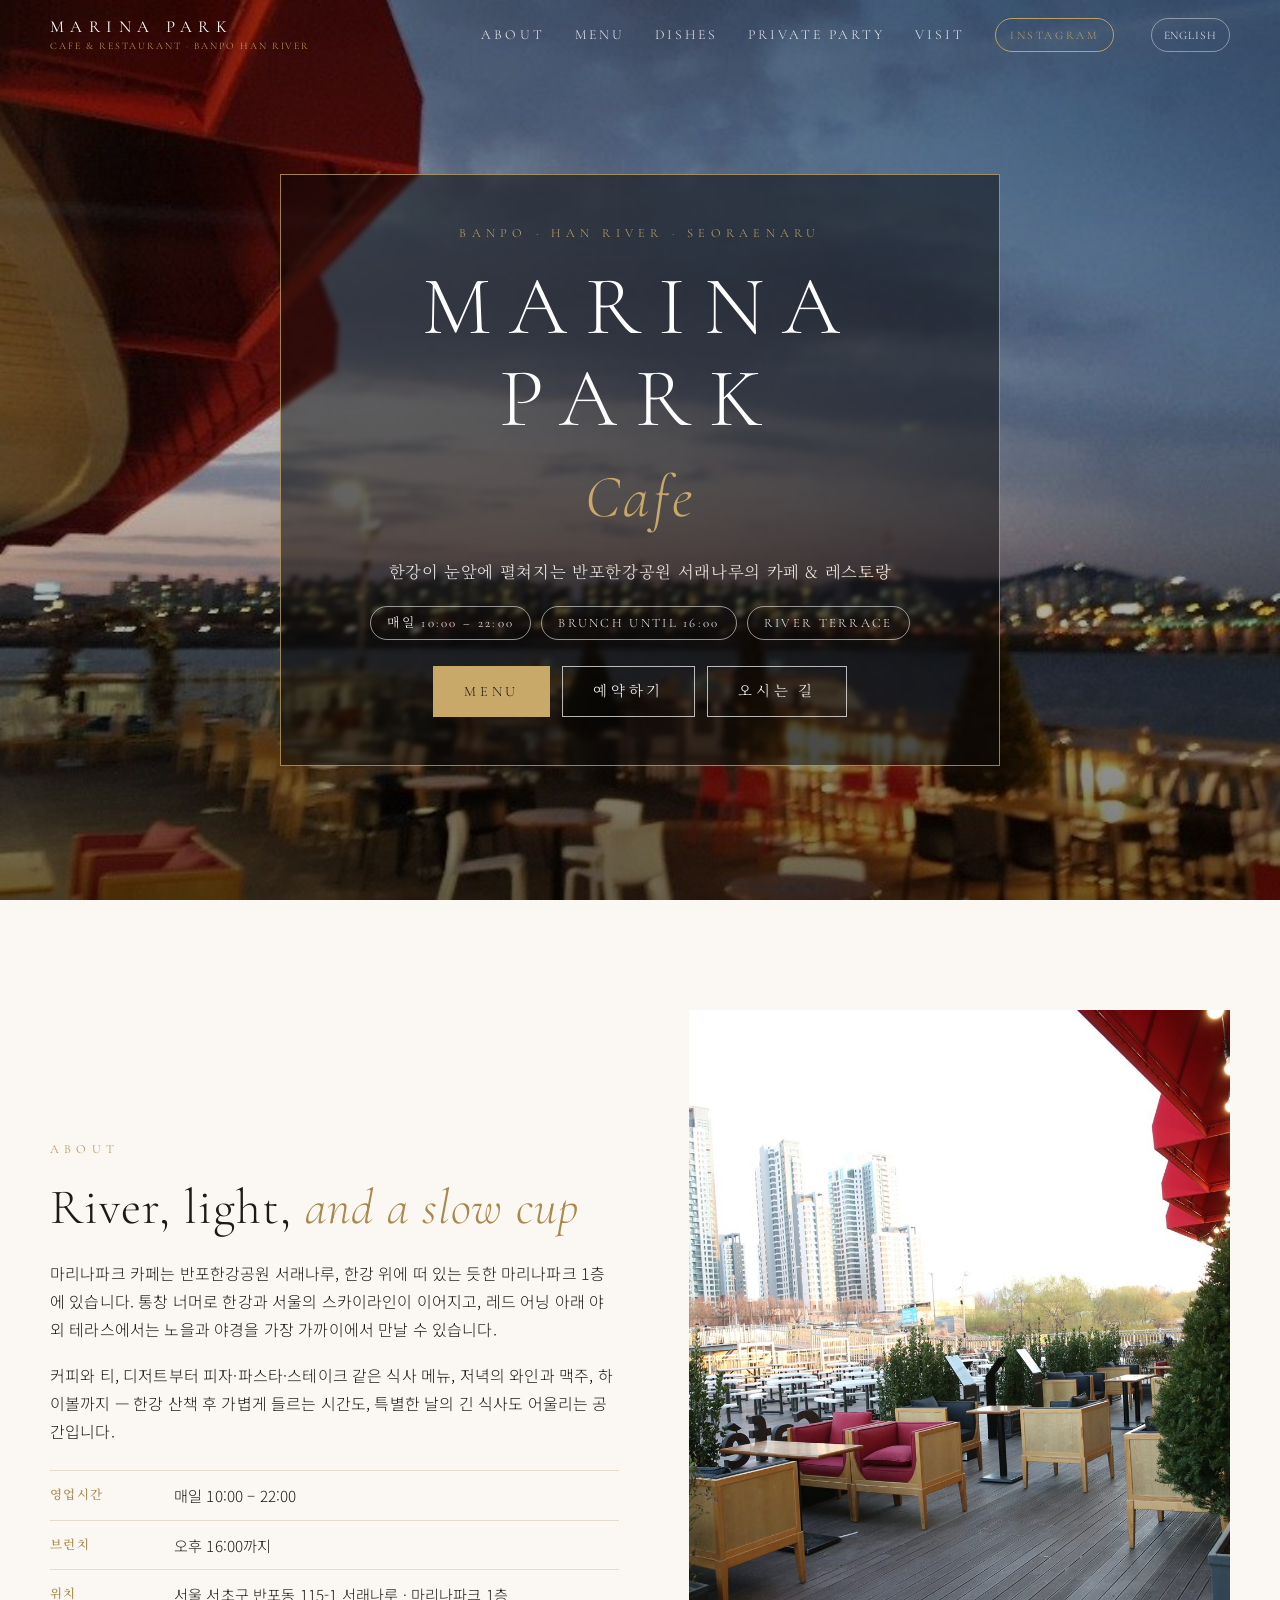
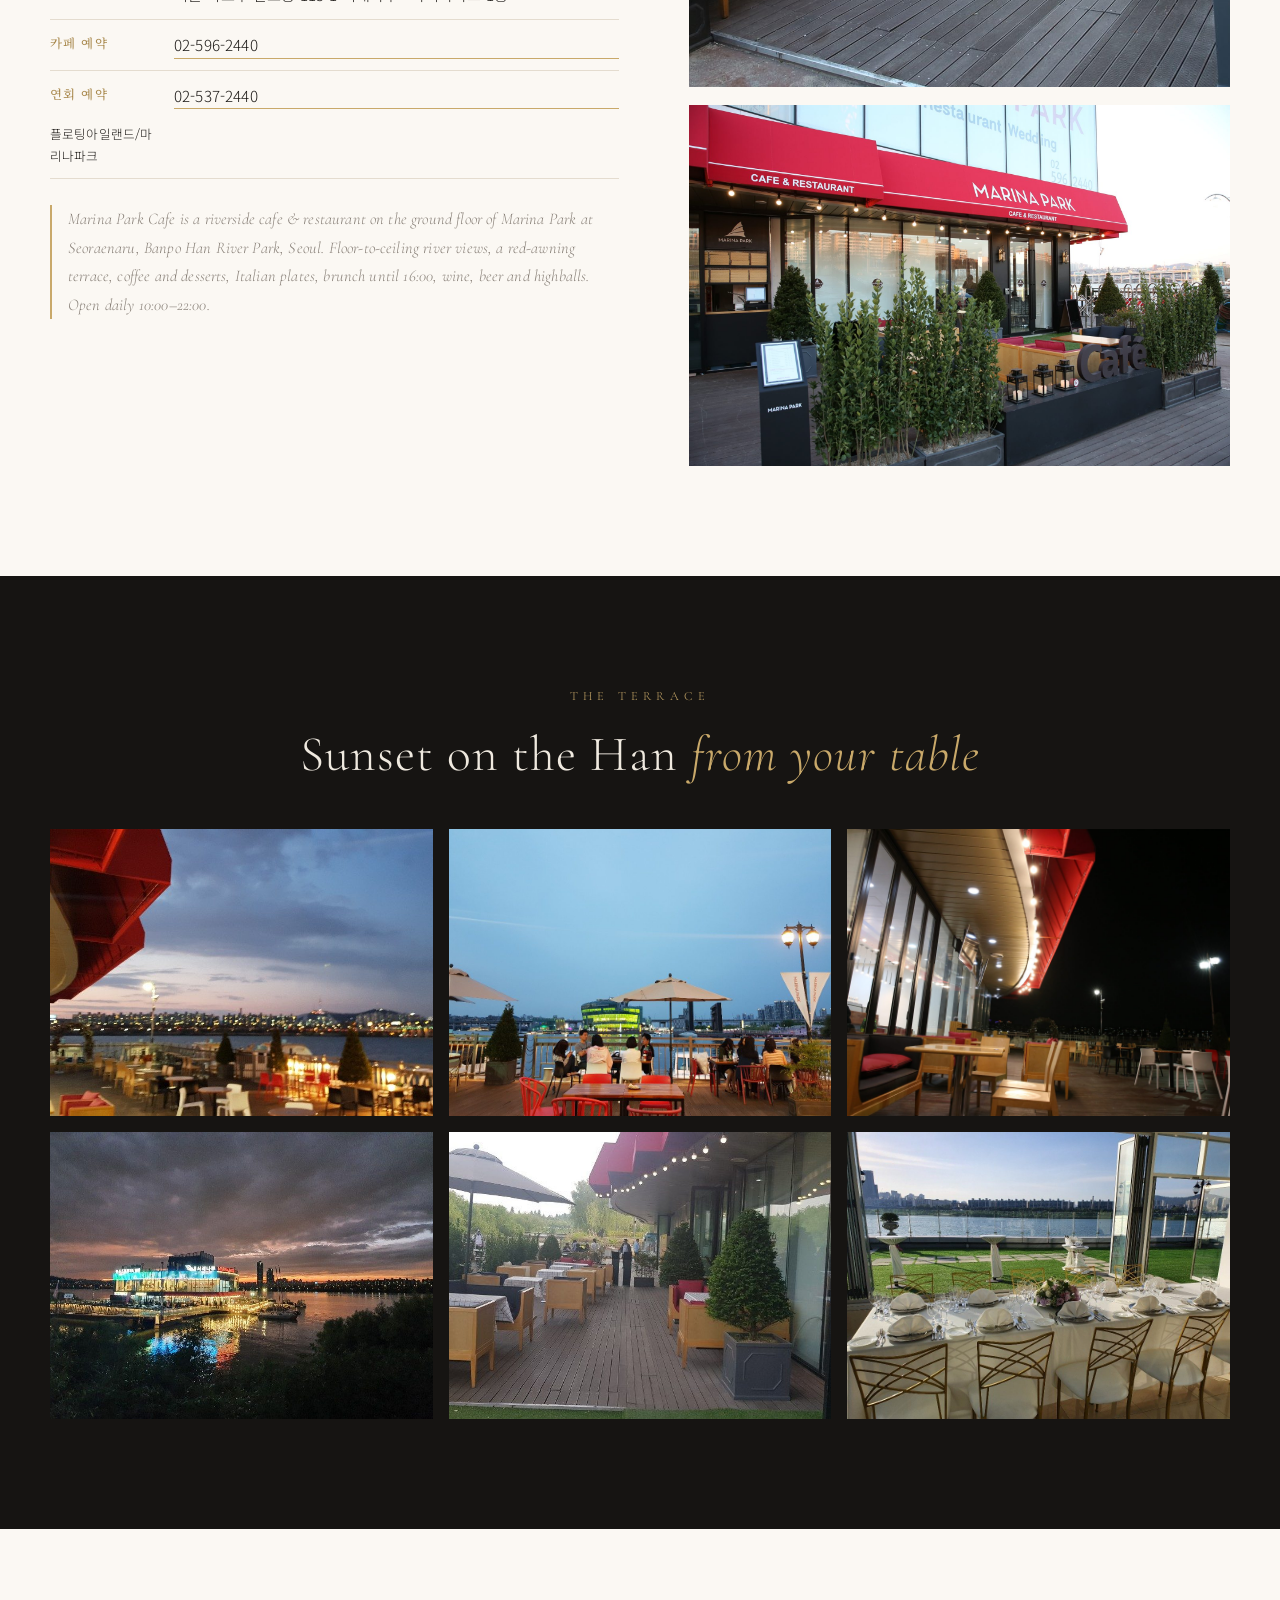
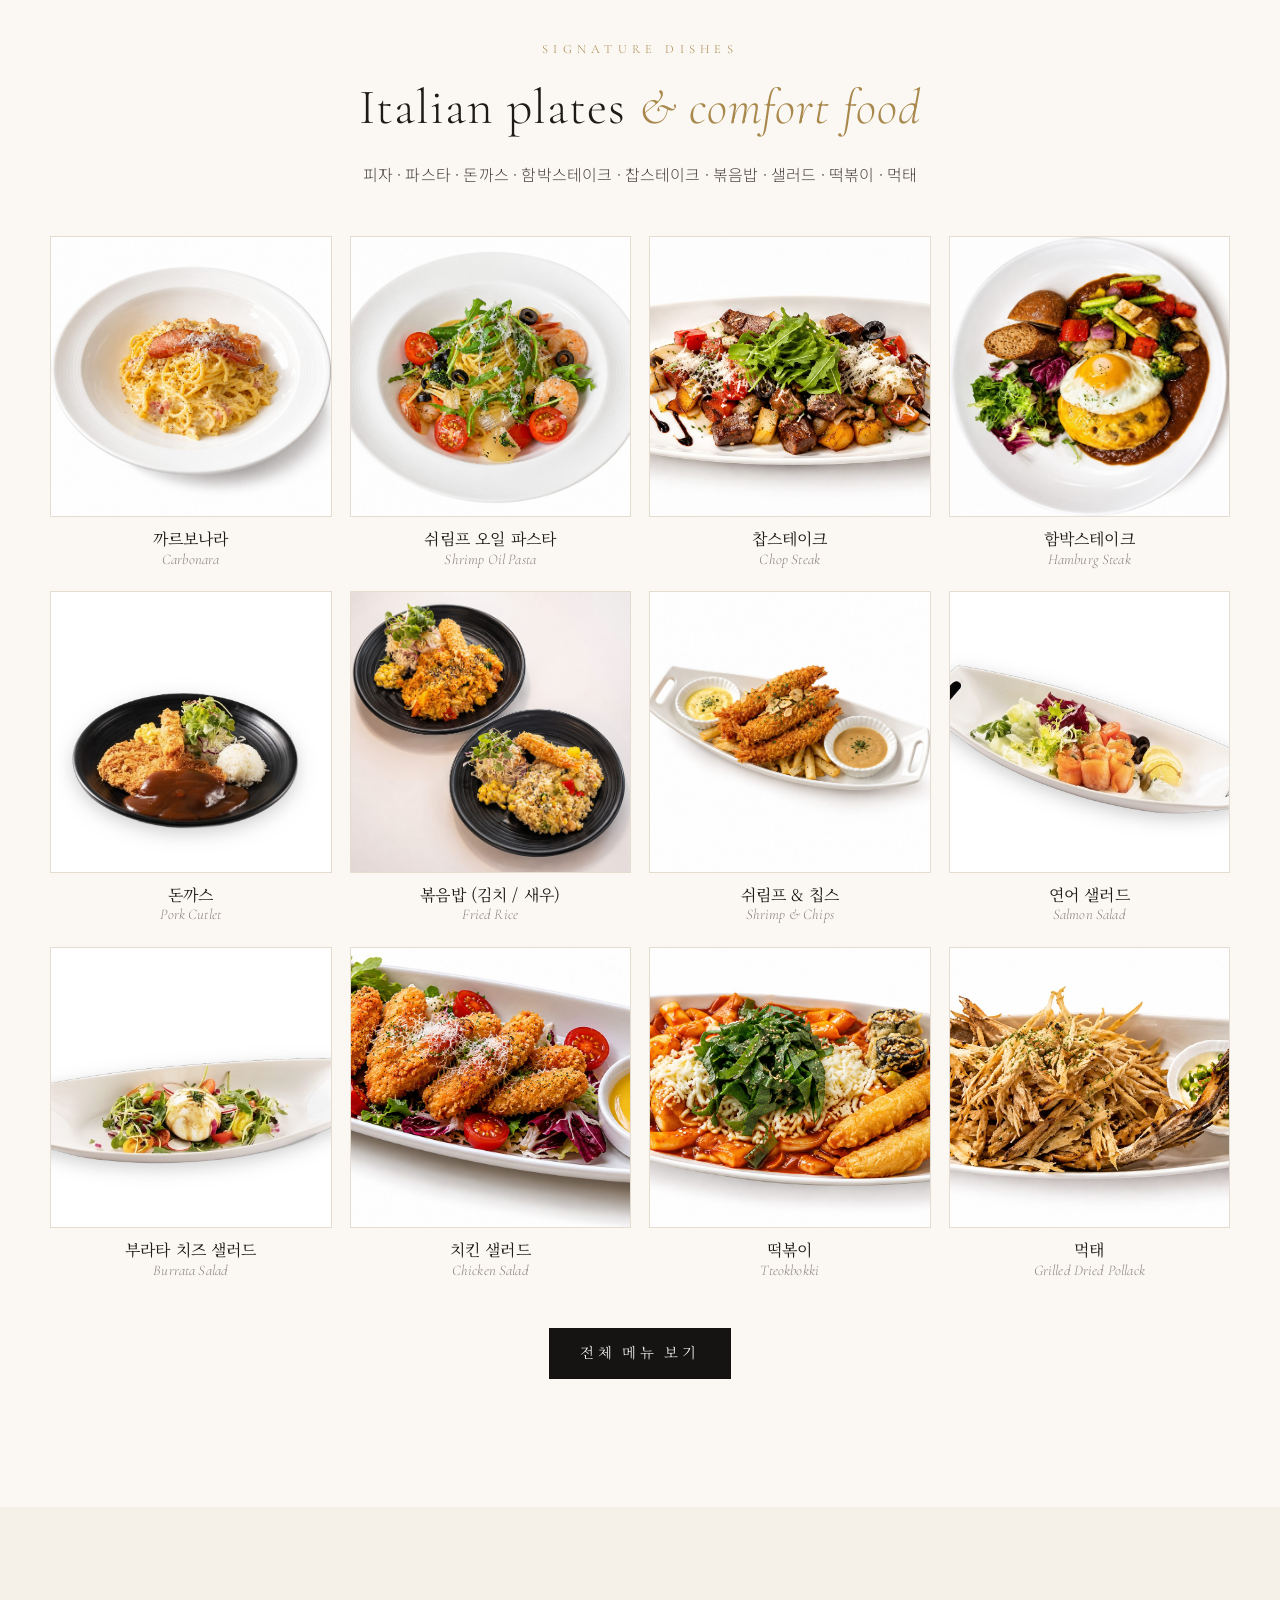
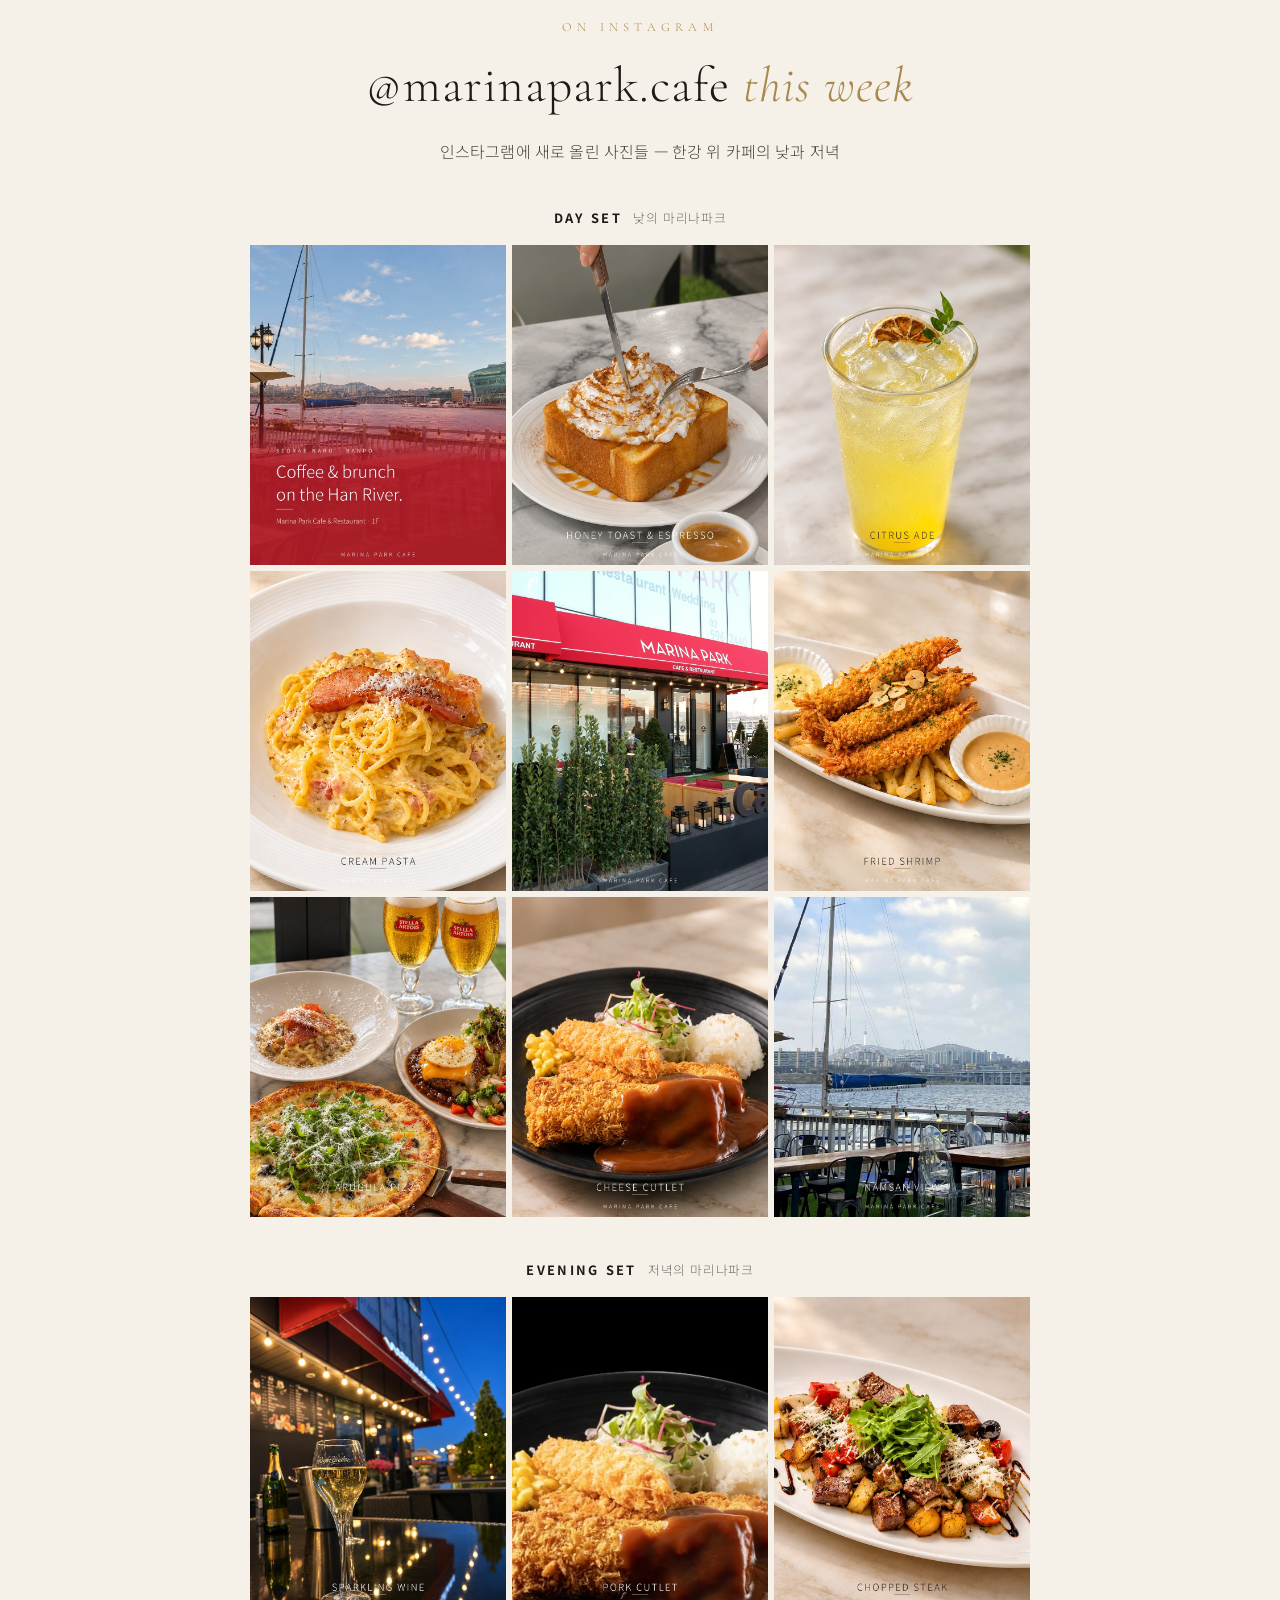
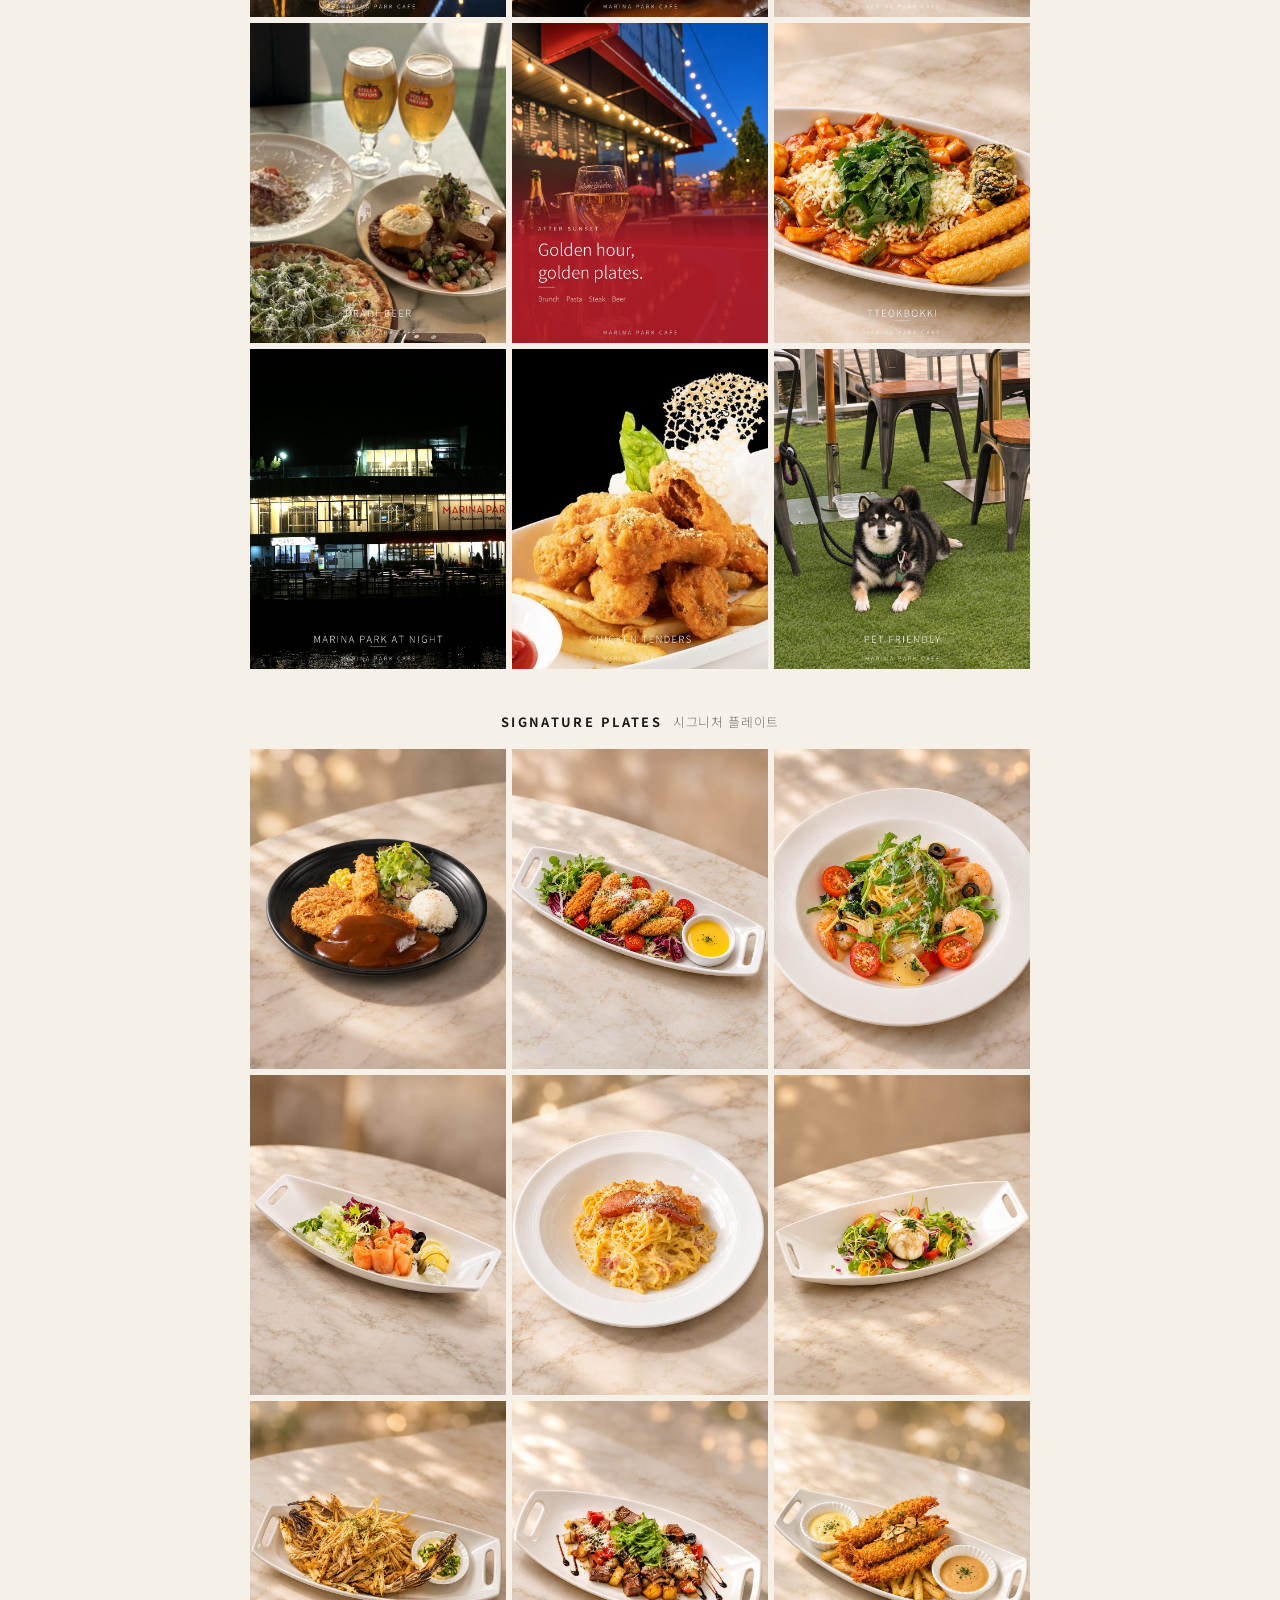
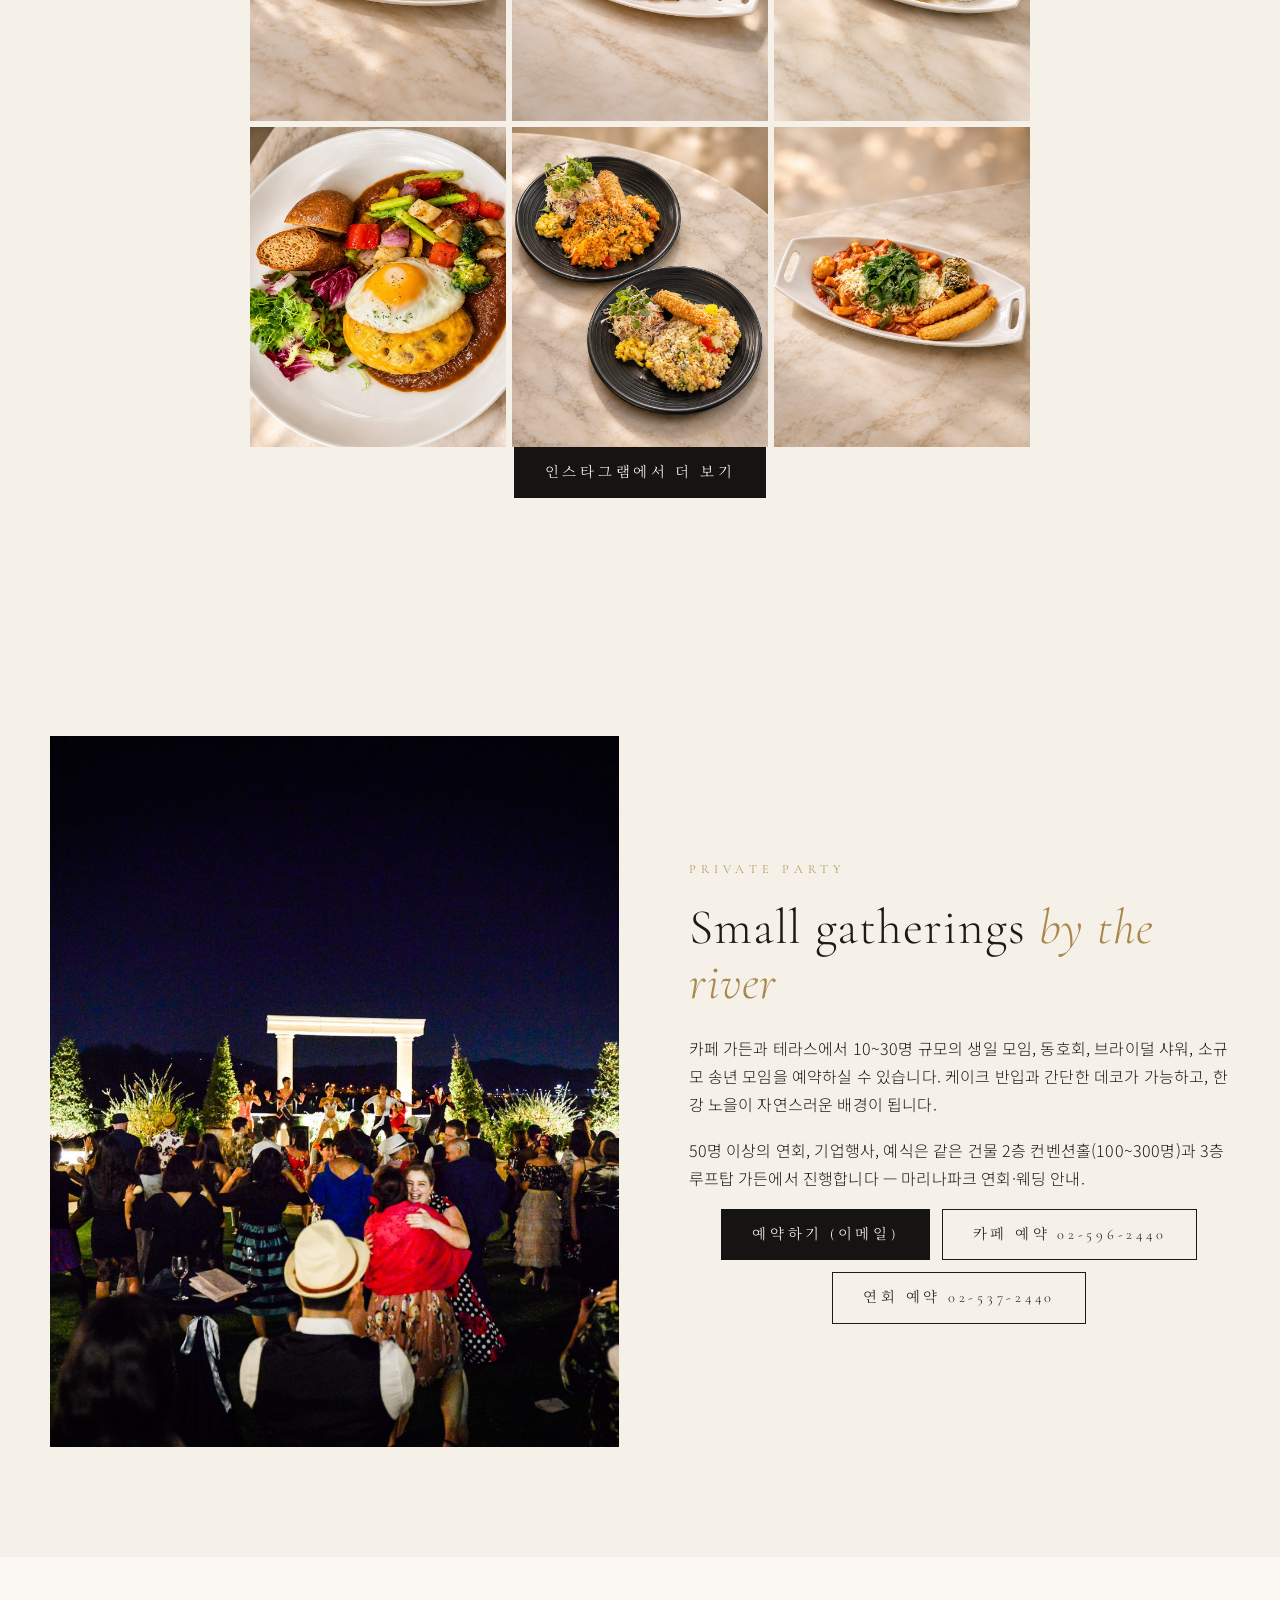
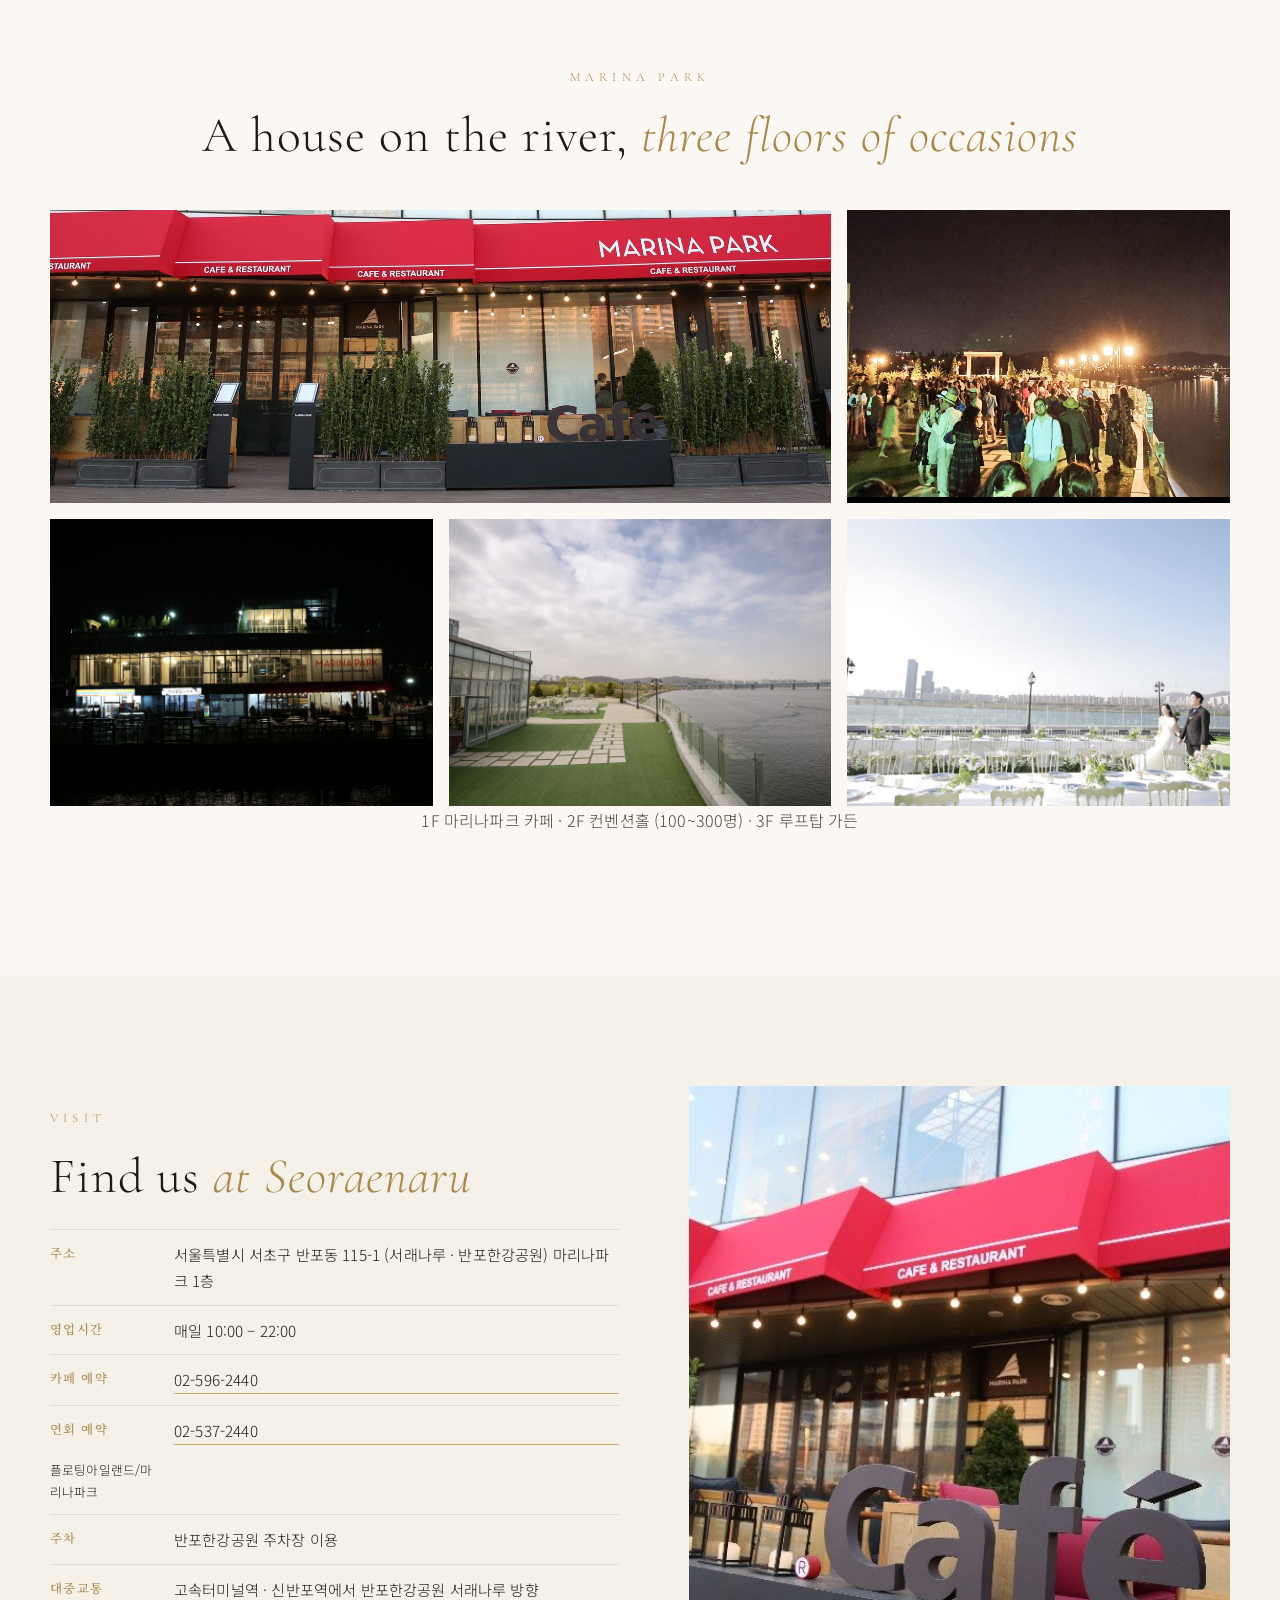
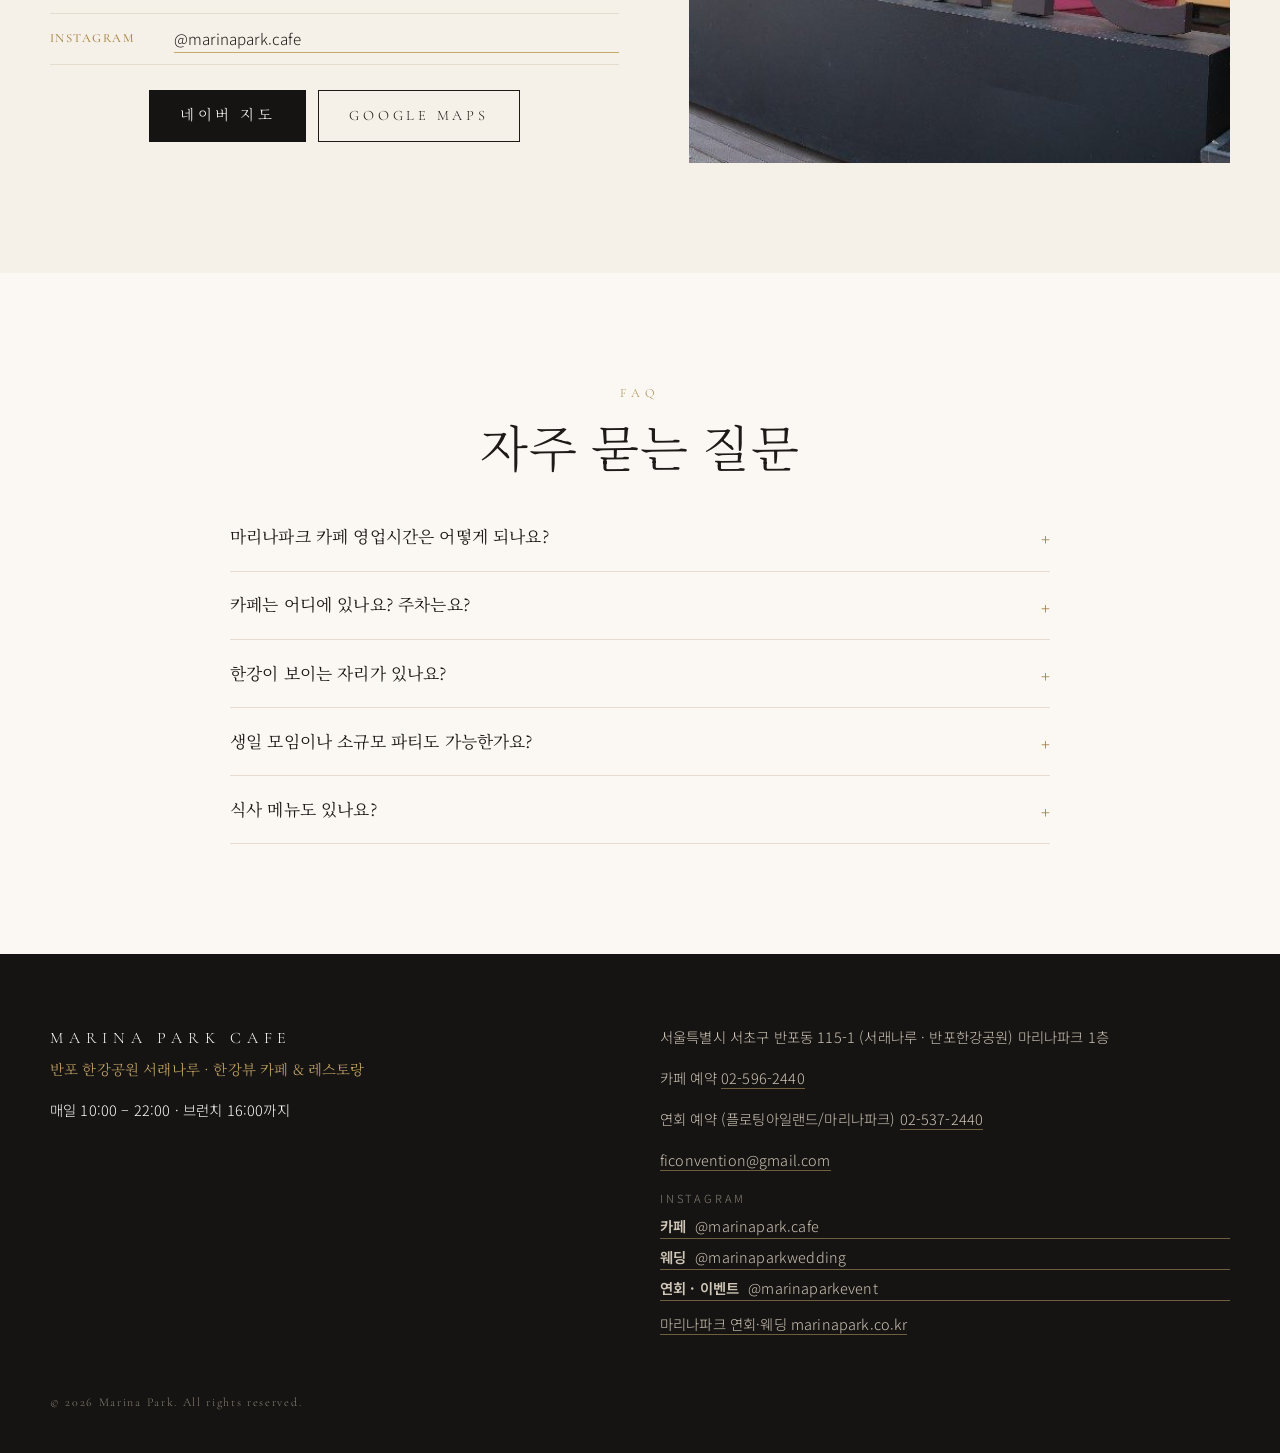
<file: index.html>
<!DOCTYPE html>
<html lang="ko">
<head>
<meta charset="utf-8">
<meta name="viewport" content="width=device-width, initial-scale=1">
<title>마리나파크 카페 — 반포 한강공원 서래나루 한강뷰 카페 &amp; 레스토랑 | Marina Park Cafe</title>
<meta name="description" content="반포한강공원 서래나루 마리나파크 1층 한강뷰 카페. 커피·디저트·브런치·피자·파스타·스테이크·와인. 매일 10:00 – 22:00. 레드 어닝 테라스, 10~30명 소규모 파티 예약. 02-537-2440">
<meta name="keywords" content="반포 한강 카페, 서래나루 카페, 한강뷰 카페, 반포한강공원 카페, 마리나파크 카페, 한강 테라스 카페, 반포 브런치, 한강 레스토랑">
<link rel="canonical" href="https://marinapark.cafe/">
<link rel="alternate" hreflang="ko" href="https://marinapark.cafe/">
<link rel="alternate" hreflang="en" href="https://marinapark.cafe/en.html">
<link rel="alternate" hreflang="x-default" href="https://marinapark.cafe/">
<meta property="og:type" content="website">
<meta property="og:site_name" content="Marina Park Cafe">
<meta property="og:title" content="마리나파크 카페 — 반포 한강공원 서래나루 한강뷰 카페 &amp; 레스토랑 | Marina Park Cafe">
<meta property="og:description" content="반포한강공원 서래나루 마리나파크 1층 한강뷰 카페. 커피·디저트·브런치·피자·파스타·스테이크·와인. 매일 10:00 – 22:00. 레드 어닝 테라스, 10~30명 소규모 파티 예약. 02-537-2440">
<meta property="og:url" content="https://marinapark.cafe/">
<meta property="og:image" content="https://marinapark.cafe/images/cafe-13.jpg">
<meta property="og:locale" content="ko_KR">
<meta name="twitter:card" content="summary_large_image">
<link rel="icon" href="favicon.svg" type="image/svg+xml">
<link rel="preconnect" href="https://fonts.googleapis.com">
<link rel="preconnect" href="https://fonts.gstatic.com" crossorigin>
<link href="https://fonts.googleapis.com/css2?family=Cormorant+Garamond:ital,wght@0,300;0,400;0,500;1,300;1,400&family=Noto+Serif+KR:wght@300;400;600&family=Noto+Sans+KR:wght@300;400;500&display=swap" rel="stylesheet">
<link rel="stylesheet" href="css/style.css?v=3">
<script type="application/ld+json">{"@context": "https://schema.org", "@type": ["CafeOrCoffeeShop", "Restaurant"], "name": "마리나파크 카페", "alternateName": "Marina Park Cafe", "url": "https://marinapark.cafe", "image": "https://marinapark.cafe/images/cafe-13.jpg", "telephone": "+82-2-596-2440", "email": "ficonvention@gmail.com", "servesCuisine": ["Coffee", "Italian", "Dessert", "Brunch", "Wine", "Beer"], "priceRange": "₩₩", "address": {"@type": "PostalAddress", "streetAddress": "반포동 115-1 마리나파크 1층 (서래나루, 반포한강공원)", "addressLocality": "서초구", "addressRegion": "서울특별시", "addressCountry": "KR"}, "geo": {"@type": "GeoCoordinates", "latitude": 37.5116, "longitude": 126.9971}, "openingHoursSpecification": [{"@type": "OpeningHoursSpecification", "dayOfWeek": ["Monday", "Tuesday", "Wednesday", "Thursday", "Friday", "Saturday", "Sunday"], "opens": "10:00", "closes": "22:00"}], "hasMenu": "https://marinapark.cafe/menu.html", "sameAs": ["https://www.instagram.com/marinapark.cafe", "https://marinapark.co.kr"], "amenityFeature": [{"@type": "LocationFeatureSpecification", "name": "Han River view terrace", "value": true}, {"@type": "LocationFeatureSpecification", "name": "Private party (10–30 guests)", "value": true}, {"@type": "LocationFeatureSpecification", "name": "Parking (Banpo Han River Park)", "value": true}], "parentOrganization": {"@type": "Organization", "name": "마리나파크 Marina Park", "url": "https://marinapark.co.kr"}}</script>
<script type="application/ld+json">{"@context": "https://schema.org", "@type": "FAQPage", "mainEntity": [{"@type": "Question", "name": "마리나파크 카페 영업시간은 어떻게 되나요?", "acceptedAnswer": {"@type": "Answer", "text": "매일 10:00 – 22:00 영업합니다. 브런치 세트는 오후 16:00까지 주문 가능합니다. 행사 대관이 있는 날은 일부 공간 이용이 제한될 수 있습니다."}}, {"@type": "Question", "name": "카페는 어디에 있나요? 주차는요?", "acceptedAnswer": {"@type": "Answer", "text": "서울 서초구 반포동 115-1 서래나루(반포한강공원) 마리나파크 1층입니다. 반포한강공원 주차장을 이용하시면 되고, 한강 산책 후 들르기 좋은 위치입니다."}}, {"@type": "Question", "name": "한강이 보이는 자리가 있나요?", "acceptedAnswer": {"@type": "Answer", "text": "1층 전체가 한강을 바라보는 통창 구조이며, 레드 어닝이 있는 야외 테라스에서는 한강과 서울 도심 스카이라인을 바로 앞에서 즐기실 수 있습니다."}}, {"@type": "Question", "name": "생일 모임이나 소규모 파티도 가능한가요?", "acceptedAnswer": {"@type": "Answer", "text": "카페 가든·테라스에서 10~30명 규모의 생일 모임, 동호회, 브라이덜 샤워, 소규모 송년 모임을 예약하실 수 있습니다. 케이크 반입과 간단한 데코가 가능하며, 더 큰 행사는 마리나파크 2층 컨벤션홀과 3층 루프탑 가든을 이용합니다."}}, {"@type": "Question", "name": "식사 메뉴도 있나요?", "acceptedAnswer": {"@type": "Answer", "text": "피자, 파스타, 돈까스, 함박스테이크, 찹스테이크, 볶음밥 등 식사 메뉴와 브런치 세트, 와인·맥주·하이볼을 함께 준비하고 있습니다."}}]}</script>
</head>
<body>
<header class="site-header">
  <div class="wrap">
    <a class="brand" href="index.html"><span class="brand-mark">MARINA PARK</span><span class="brand-sub">Cafe &amp; Restaurant · Banpo Han River</span></a>
    <button class="nav-toggle" aria-label="메뉴 열기" aria-expanded="false"><span></span><span></span><span></span></button>
    <nav class="site-nav"><a href="index.html#about">About</a><a href="menu.html">Menu</a><a href="index.html#dishes">Dishes</a><a href="index.html#party">Private Party</a><a href="index.html#visit">Visit</a><a class="nav-insta" href="https://www.instagram.com/marinapark.cafe" target="_blank" rel="noopener">Instagram</a><a class="nav-lang" href="en.html" hreflang="en" lang="en">English</a></nav>
  </div>
</header>
<main>

  <section class="hero">
    <img class="hero-bg" src="images/cafe-13.jpg" alt="마리나파크 카페 테라스에서 바라본 한강 노을" fetchpriority="high">
    <div class="hero-box">
      <p class="eyebrow">BANPO · HAN RIVER · SEORAENARU</p>
      <h1>MARINA PARK<br><em>Cafe</em></h1>
      <p class="hero-ko">한강이 눈앞에 펼쳐지는 반포한강공원 서래나루의 카페 &amp; 레스토랑</p>
      <p class="hero-meta"><span class="pill">매일 10:00 – 22:00</span><span class="pill">Brunch until 16:00</span><span class="pill">River Terrace</span></p>
      <p class="hero-cta"><a class="btn" href="menu.html">Menu</a><a class="btn btn-ghost" href="mailto:ficonvention@gmail.com?subject=%5B%EB%A7%88%EB%A6%AC%EB%82%98%ED%8C%8C%ED%81%AC%20%EC%B9%B4%ED%8E%98%5D%20%EC%98%88%EC%95%BD%20%EB%AC%B8%EC%9D%98&body=%EC%95%88%EB%85%95%ED%95%98%EC%84%B8%EC%9A%94%2C%20%EC%98%88%EC%95%BD%20%EB%AC%B8%EC%9D%98%EB%93%9C%EB%A6%BD%EB%8B%88%EB%8B%A4.%0A%0A%E2%96%A0%20%EC%9D%B4%EB%A6%84%20/%20%EC%97%B0%EB%9D%BD%EC%B2%98%3A%20%0A%E2%96%A0%20%ED%9D%AC%EB%A7%9D%20%EB%82%A0%EC%A7%9C%C2%B7%EC%8B%9C%EA%B0%84%3A%20%0A%E2%96%A0%20%EC%9D%B8%EC%9B%90%3A%20%0A%E2%96%A0%20%EB%AA%A8%EC%9E%84%20%EC%A2%85%EB%A5%98%28%EC%83%9D%EC%9D%BC%C2%B7%EB%8F%99%ED%98%B8%ED%9A%8C%C2%B7%EB%B8%8C%EB%9D%BC%EC%9D%B4%EB%8D%9C%EC%83%A4%EC%9B%8C%C2%B7%EC%86%8C%EB%AA%A8%EC%9E%84%20%EB%93%B1%29%3A%20%0A%E2%96%A0%20%EC%9A%94%EC%B2%AD%EC%82%AC%ED%95%AD%28%EC%BC%80%EC%9D%B4%ED%81%AC%20%EB%B0%98%EC%9E%85%2C%20%EB%8D%B0%EC%BD%94%20%EB%93%B1%29%3A%20%0A%0A%EA%B0%90%EC%82%AC%ED%95%A9%EB%8B%88%EB%8B%A4.">예약하기</a><a class="btn btn-ghost" href="#visit">오시는 길</a></p>
    </div>
  </section>

  <section class="section" id="about">
    <div class="wrap two-col">
      <div class="col-text">
        <p class="eyebrow">ABOUT</p>
        <h2>River, light, <em>and a slow cup</em></h2>
        <p>마리나파크 카페는 반포한강공원 서래나루, 한강 위에 떠 있는 듯한 마리나파크 1층에 있습니다. 통창 너머로 한강과 서울의 스카이라인이 이어지고, 레드 어닝 아래 야외 테라스에서는 노을과 야경을 가장 가까이에서 만날 수 있습니다.</p>
        <p>커피와 티, 디저트부터 피자·파스타·스테이크 같은 식사 메뉴, 저녁의 와인과 맥주, 하이볼까지 — 한강 산책 후 가볍게 들르는 시간도, 특별한 날의 긴 식사도 어울리는 공간입니다.</p>
        <ul class="facts">
          <li><b>영업시간</b>매일 10:00 – 22:00</li>
          <li><b>브런치</b>오후 16:00까지</li>
          <li><b>위치</b>서울 서초구 반포동 115-1 서래나루 · 마리나파크 1층</li>
          <li><b>카페 예약</b><a href="tel:+82-2-596-2440">02-596-2440</a></li>
          <li><b>연회 예약</b><a href="tel:+82-2-537-2440">02-537-2440</a> <small>플로팅아일랜드/마리나파크</small></li>
        </ul>
        <p class="en-summary" lang="en" >Marina Park Cafe is a riverside cafe &amp; restaurant on the ground floor of Marina Park at Seoraenaru, Banpo Han River Park, Seoul. Floor-to-ceiling river views, a red-awning terrace, coffee and desserts, Italian plates, brunch until 16:00, wine, beer and highballs. Open daily 10:00–22:00.</p>
      </div>
      <div class="col-media">
        <figure class="tall"><a href="images/cafe-01.jpg" data-lightbox><img src="images/cafe-01.jpg" alt="마리나파크 카페 야외 테라스와 반포 한강공원 전경" loading="lazy"></a></figure>
        <figure class=""><a href="images/cafe-20.jpg" data-lightbox><img src="images/cafe-20.jpg" alt="마리나파크 카페 입구 저녁 풍경" loading="lazy"></a></figure>
      </div>
    </div>
  </section>

  <section class="section section-dark" id="terrace">
    <div class="wrap">
      <p class="eyebrow center">THE TERRACE</p>
      <h2 class="center">Sunset on the Han <em>from your table</em></h2>
      <div class="gallery">
        <figure class=""><a href="images/cafe-14.jpg" data-lightbox><img src="images/cafe-14.jpg" alt="마리나파크 카페 테라스 — 한강 위 노을" loading="lazy"></a></figure>
        <figure class=""><a href="images/cafe-02.jpg" data-lightbox><img src="images/cafe-02.jpg" alt="마리나파크 카페 테라스 저녁, 세빛섬 야경" loading="lazy"></a></figure>
        <figure class=""><a href="images/cafe-09.jpg" data-lightbox><img src="images/cafe-09.jpg" alt="마리나파크 카페 실내에서 본 야간 테라스" loading="lazy"></a></figure>
        <figure class=""><a href="images/cafe-08.jpg" data-lightbox><img src="images/cafe-08.jpg" alt="마리나파크에서 바라본 한강 노을과 세빛섬" loading="lazy"></a></figure>
        <figure class=""><a href="images/cafe-11.jpg" data-lightbox><img src="images/cafe-11.jpg" alt="마리나파크 카페 테라스 라운지 소파석" loading="lazy"></a></figure>
        <figure class=""><a href="images/cafe-03.jpg" data-lightbox><img src="images/cafe-03.jpg" alt="마리나파크 카페 가든 테이블 세팅과 한강" loading="lazy"></a></figure>
      </div>
    </div>
  </section>

  <section class="section" id="dishes">
    <div class="wrap">
      <p class="eyebrow center">SIGNATURE DISHES</p>
      <h2 class="center">Italian plates <em>&amp; comfort food</em></h2>
      <p class="center sub">피자 · 파스타 · 돈까스 · 함박스테이크 · 찹스테이크 · 볶음밥 · 샐러드 · 떡볶이 · 먹태</p>
      <div class="dish-grid"><figure class="dish"><a href="images/cafe-27.jpg" data-lightbox><img src="images/cafe-27.jpg" alt="까르보나라 — Carbonara, 마리나파크 카페" loading="lazy"></a><figcaption><b>까르보나라</b><span>Carbonara</span></figcaption></figure><figure class="dish"><a href="images/cafe-28.jpg" data-lightbox><img src="images/cafe-28.jpg" alt="쉬림프 오일 파스타 — Shrimp Oil Pasta, 마리나파크 카페" loading="lazy"></a><figcaption><b>쉬림프 오일 파스타</b><span>Shrimp Oil Pasta</span></figcaption></figure><figure class="dish"><a href="images/cafe-25.jpg" data-lightbox><img src="images/cafe-25.jpg" alt="찹스테이크 — Chop Steak, 마리나파크 카페" loading="lazy"></a><figcaption><b>찹스테이크</b><span>Chop Steak</span></figcaption></figure><figure class="dish"><a href="images/cafe-35-r.jpg" data-lightbox><img src="images/cafe-35-r.jpg" alt="함박스테이크 — Hamburg Steak, 마리나파크 카페" loading="lazy"></a><figcaption><b>함박스테이크</b><span>Hamburg Steak</span></figcaption></figure><figure class="dish"><a href="images/cafe-29.jpg" data-lightbox><img src="images/cafe-29.jpg" alt="돈까스 — Pork Cutlet, 마리나파크 카페" loading="lazy"></a><figcaption><b>돈까스</b><span>Pork Cutlet</span></figcaption></figure><figure class="dish"><a href="images/cafe-34.jpg" data-lightbox><img src="images/cafe-34.jpg" alt="볶음밥 (김치 / 새우) — Fried Rice, 마리나파크 카페" loading="lazy"></a><figcaption><b>볶음밥 (김치 / 새우)</b><span>Fried Rice</span></figcaption></figure><figure class="dish"><a href="images/cafe-26.jpg" data-lightbox><img src="images/cafe-26.jpg" alt="쉬림프 &amp; 칩스 — Shrimp &amp; Chips, 마리나파크 카페" loading="lazy"></a><figcaption><b>쉬림프 & 칩스</b><span>Shrimp &amp; Chips</span></figcaption></figure><figure class="dish"><a href="images/cafe-31.jpg" data-lightbox><img src="images/cafe-31.jpg" alt="연어 샐러드 — Salmon Salad, 마리나파크 카페" loading="lazy"></a><figcaption><b>연어 샐러드</b><span>Salmon Salad</span></figcaption></figure><figure class="dish"><a href="images/cafe-33.jpg" data-lightbox><img src="images/cafe-33.jpg" alt="부라타 치즈 샐러드 — Burrata Salad, 마리나파크 카페" loading="lazy"></a><figcaption><b>부라타 치즈 샐러드</b><span>Burrata Salad</span></figcaption></figure><figure class="dish"><a href="images/cafe-36.jpg" data-lightbox><img src="images/cafe-36.jpg" alt="치킨 샐러드 — Chicken Salad, 마리나파크 카페" loading="lazy"></a><figcaption><b>치킨 샐러드</b><span>Chicken Salad</span></figcaption></figure><figure class="dish"><a href="images/cafe-24.jpg" data-lightbox><img src="images/cafe-24.jpg" alt="떡볶이 — Tteokbokki, 마리나파크 카페" loading="lazy"></a><figcaption><b>떡볶이</b><span>Tteokbokki</span></figcaption></figure><figure class="dish"><a href="images/cafe-23.jpg" data-lightbox><img src="images/cafe-23.jpg" alt="먹태 — Grilled Dried Pollack, 마리나파크 카페" loading="lazy"></a><figcaption><b>먹태</b><span>Grilled Dried Pollack</span></figcaption></figure></div>
      <p class="center"><a class="btn btn-dark" href="menu.html">전체 메뉴 보기</a></p>
    </div>
  </section>

  <section class="section section-cream" id="instagram">
    <div class="wrap">
      <p class="eyebrow center">ON INSTAGRAM</p>
      <h2 class="center">@marinapark.cafe <em>this week</em></h2>
      <p class="center sub">인스타그램에 새로 올린 사진들 — 한강 위 카페의 낮과 저녁</p>
      <div class="insta-set"><p class="insta-set-title"><b>Day Set</b><span>낮의 마리나파크</span></p><div class="insta-grid"><a href="images/insta-1-01.jpg" data-lightbox><img src="images/insta-1-01.jpg" alt="Coffee &amp; brunch on the Han River — @marinapark.cafe" loading="lazy" width="900" height="1125"></a><a href="images/insta-1-02.jpg" data-lightbox><img src="images/insta-1-02.jpg" alt="Honey Toast &amp; Espresso — @marinapark.cafe" loading="lazy" width="900" height="1125"></a><a href="images/insta-1-03.jpg" data-lightbox><img src="images/insta-1-03.jpg" alt="Citrus Ade — @marinapark.cafe" loading="lazy" width="900" height="1125"></a><a href="images/insta-1-04.jpg" data-lightbox><img src="images/insta-1-04.jpg" alt="Cream Pasta — @marinapark.cafe" loading="lazy" width="900" height="1125"></a><a href="images/insta-1-05.jpg" data-lightbox><img src="images/insta-1-05.jpg" alt="Red awning cafe front — @marinapark.cafe" loading="lazy" width="900" height="1125"></a><a href="images/insta-1-06.jpg" data-lightbox><img src="images/insta-1-06.jpg" alt="Fried Shrimp — @marinapark.cafe" loading="lazy" width="900" height="1125"></a><a href="images/insta-1-07.jpg" data-lightbox><img src="images/insta-1-07.jpg" alt="Arugula pizza, pasta &amp; draft beer — @marinapark.cafe" loading="lazy" width="900" height="1125"></a><a href="images/insta-1-08.jpg" data-lightbox><img src="images/insta-1-08.jpg" alt="Cheese Cutlet — @marinapark.cafe" loading="lazy" width="900" height="1125"></a><a href="images/insta-1-09.jpg" data-lightbox><img src="images/insta-1-09.jpg" alt="Namsan view terrace — @marinapark.cafe" loading="lazy" width="900" height="1125"></a></div></div><div class="insta-set"><p class="insta-set-title"><b>Evening Set</b><span>저녁의 마리나파크</span></p><div class="insta-grid"><a href="images/insta-2-01.jpg" data-lightbox><img src="images/insta-2-01.jpg" alt="Sparkling wine on the night terrace — @marinapark.cafe" loading="lazy" width="900" height="1125"></a><a href="images/insta-2-02.jpg" data-lightbox><img src="images/insta-2-02.jpg" alt="Pork Cutlet — @marinapark.cafe" loading="lazy" width="900" height="1125"></a><a href="images/insta-2-03.jpg" data-lightbox><img src="images/insta-2-03.jpg" alt="Chop Steak — @marinapark.cafe" loading="lazy" width="900" height="1125"></a><a href="images/insta-2-04.jpg" data-lightbox><img src="images/insta-2-04.jpg" alt="Draft beer &amp; brunch plates — @marinapark.cafe" loading="lazy" width="900" height="1125"></a><a href="images/insta-2-05.jpg" data-lightbox><img src="images/insta-2-05.jpg" alt="Golden hour, golden plates — @marinapark.cafe" loading="lazy" width="900" height="1125"></a><a href="images/insta-2-06.jpg" data-lightbox><img src="images/insta-2-06.jpg" alt="Tteokbokki — @marinapark.cafe" loading="lazy" width="900" height="1125"></a><a href="images/insta-2-07.jpg" data-lightbox><img src="images/insta-2-07.jpg" alt="Marina Park at night — @marinapark.cafe" loading="lazy" width="900" height="1125"></a><a href="images/insta-2-08.jpg" data-lightbox><img src="images/insta-2-08.jpg" alt="Chicken Tenders — @marinapark.cafe" loading="lazy" width="900" height="1125"></a><a href="images/insta-2-09.jpg" data-lightbox><img src="images/insta-2-09.jpg" alt="Dog-friendly terrace — @marinapark.cafe" loading="lazy" width="900" height="1125"></a></div></div><div class="insta-set"><p class="insta-set-title"><b>Signature Plates</b><span>시그니처 플레이트</span></p><div class="insta-grid"><a href="images/insta-3-01.jpg" data-lightbox><img src="images/insta-3-01.jpg" alt="Pork Cutlet — @marinapark.cafe" loading="lazy" width="900" height="1125"></a><a href="images/insta-3-02.jpg" data-lightbox><img src="images/insta-3-02.jpg" alt="Chicken Salad — @marinapark.cafe" loading="lazy" width="900" height="1125"></a><a href="images/insta-3-03.jpg" data-lightbox><img src="images/insta-3-03.jpg" alt="Shrimp Oil Pasta — @marinapark.cafe" loading="lazy" width="900" height="1125"></a><a href="images/insta-3-04.jpg" data-lightbox><img src="images/insta-3-04.jpg" alt="Salmon Salad — @marinapark.cafe" loading="lazy" width="900" height="1125"></a><a href="images/insta-3-05.jpg" data-lightbox><img src="images/insta-3-05.jpg" alt="Carbonara — @marinapark.cafe" loading="lazy" width="900" height="1125"></a><a href="images/insta-3-06.jpg" data-lightbox><img src="images/insta-3-06.jpg" alt="Burrata Salad — @marinapark.cafe" loading="lazy" width="900" height="1125"></a><a href="images/insta-3-07.jpg" data-lightbox><img src="images/insta-3-07.jpg" alt="Grilled Dried Pollack — @marinapark.cafe" loading="lazy" width="900" height="1125"></a><a href="images/insta-3-08.jpg" data-lightbox><img src="images/insta-3-08.jpg" alt="Chop Steak — @marinapark.cafe" loading="lazy" width="900" height="1125"></a><a href="images/insta-3-09.jpg" data-lightbox><img src="images/insta-3-09.jpg" alt="Shrimp &amp; Chips — @marinapark.cafe" loading="lazy" width="900" height="1125"></a><a href="images/insta-3-10.jpg" data-lightbox><img src="images/insta-3-10.jpg" alt="Hamburg Steak — @marinapark.cafe" loading="lazy" width="900" height="1125"></a><a href="images/insta-3-11.jpg" data-lightbox><img src="images/insta-3-11.jpg" alt="Fried Rice — @marinapark.cafe" loading="lazy" width="900" height="1125"></a><a href="images/insta-3-12.jpg" data-lightbox><img src="images/insta-3-12.jpg" alt="Tteokbokki — @marinapark.cafe" loading="lazy" width="900" height="1125"></a></div></div>
      <p class="center"><a class="btn btn-dark" href="https://www.instagram.com/marinapark.cafe" target="_blank" rel="noopener">인스타그램에서 더 보기</a></p>
    </div>
  </section>

  <section class="section section-cream" id="party">
    <div class="wrap two-col rev">
      <div class="col-media">
        <figure class="tall"><a href="images/bldg-03.jpg" data-lightbox><img src="images/bldg-03.jpg" alt="마리나파크 가든 야간 파티 — 조명과 한강 야경" loading="lazy"></a></figure>
      </div>
      <div class="col-text">
        <p class="eyebrow">PRIVATE PARTY</p>
        <h2>Small gatherings <em>by the river</em></h2>
        <p>카페 가든과 테라스에서 10~30명 규모의 생일 모임, 동호회, 브라이덜 샤워, 소규모 송년 모임을 예약하실 수 있습니다. 케이크 반입과 간단한 데코가 가능하고, 한강 노을이 자연스러운 배경이 됩니다.</p>
        <p>50명 이상의 연회, 기업행사, 예식은 같은 건물 2층 컨벤션홀(100~300명)과 3층 루프탑 가든에서 진행합니다 — <a href="https://marinapark.co.kr" target="_blank" rel="noopener">마리나파크 연회·웨딩 안내</a>.</p>
        <p class="hero-cta"><a class="btn btn-dark" href="mailto:ficonvention@gmail.com?subject=%5B%EB%A7%88%EB%A6%AC%EB%82%98%ED%8C%8C%ED%81%AC%20%EC%B9%B4%ED%8E%98%5D%20%EC%98%88%EC%95%BD%20%EB%AC%B8%EC%9D%98&body=%EC%95%88%EB%85%95%ED%95%98%EC%84%B8%EC%9A%94%2C%20%EC%98%88%EC%95%BD%20%EB%AC%B8%EC%9D%98%EB%93%9C%EB%A6%BD%EB%8B%88%EB%8B%A4.%0A%0A%E2%96%A0%20%EC%9D%B4%EB%A6%84%20/%20%EC%97%B0%EB%9D%BD%EC%B2%98%3A%20%0A%E2%96%A0%20%ED%9D%AC%EB%A7%9D%20%EB%82%A0%EC%A7%9C%C2%B7%EC%8B%9C%EA%B0%84%3A%20%0A%E2%96%A0%20%EC%9D%B8%EC%9B%90%3A%20%0A%E2%96%A0%20%EB%AA%A8%EC%9E%84%20%EC%A2%85%EB%A5%98%28%EC%83%9D%EC%9D%BC%C2%B7%EB%8F%99%ED%98%B8%ED%9A%8C%C2%B7%EB%B8%8C%EB%9D%BC%EC%9D%B4%EB%8D%9C%EC%83%A4%EC%9B%8C%C2%B7%EC%86%8C%EB%AA%A8%EC%9E%84%20%EB%93%B1%29%3A%20%0A%E2%96%A0%20%EC%9A%94%EC%B2%AD%EC%82%AC%ED%95%AD%28%EC%BC%80%EC%9D%B4%ED%81%AC%20%EB%B0%98%EC%9E%85%2C%20%EB%8D%B0%EC%BD%94%20%EB%93%B1%29%3A%20%0A%0A%EA%B0%90%EC%82%AC%ED%95%A9%EB%8B%88%EB%8B%A4.">예약하기 (이메일)</a><a class="btn btn-ghost-dark" href="tel:+82-2-596-2440">카페 예약 02-596-2440</a><a class="btn btn-ghost-dark" href="tel:+82-2-537-2440">연회 예약 02-537-2440</a></p>
      </div>
    </div>
  </section>

  <section class="section" id="building">
    <div class="wrap">
      <p class="eyebrow center">MARINA PARK</p>
      <h2 class="center">A house on the river, <em>three floors of occasions</em></h2>
      <div class="gallery">
        <figure class="wide"><a href="images/bldg-02.jpg" data-lightbox><img src="images/bldg-02.jpg" alt="마리나파크 건물 외관 — 1층 카페의 레드 어닝" loading="lazy"></a></figure>
        <figure class=""><a href="images/bldg-04.jpg" data-lightbox><img src="images/bldg-04.jpg" alt="마리나파크 가든 야간 행사와 한강 다리 야경" loading="lazy"></a></figure>
        <figure class=""><a href="images/cafe-19.jpg" data-lightbox><img src="images/cafe-19.jpg" alt="마리나파크 야경 — 한강 위의 건물 전경" loading="lazy"></a></figure>
        <figure class=""><a href="images/bldg-05.jpg" data-lightbox><img src="images/bldg-05.jpg" alt="마리나파크 3층 루프탑 가든 잔디와 한강 전경" loading="lazy"></a></figure>
        <figure class=""><a href="images/bldg-01.jpg" data-lightbox><img src="images/bldg-01.jpg" alt="마리나파크 1층 마리나 카페 외관" loading="lazy"></a></figure>
      </div>
      <p class="center sub">1F 마리나파크 카페 · 2F 컨벤션홀 (100~300명) · 3F 루프탑 가든</p>
    </div>
  </section>

  <section class="section section-cream" id="visit">
    <div class="wrap two-col">
      <div class="col-text">
        <p class="eyebrow">VISIT</p>
        <h2>Find us <em>at Seoraenaru</em></h2>
        <ul class="facts">
          <li><b>주소</b>서울특별시 서초구 반포동 115-1 (서래나루 · 반포한강공원) 마리나파크 1층</li>
          <li><b>영업시간</b>매일 10:00 – 22:00</li>
          <li><b>카페 예약</b><a href="tel:+82-2-596-2440">02-596-2440</a></li>
          <li><b>연회 예약</b><a href="tel:+82-2-537-2440">02-537-2440</a> <small>플로팅아일랜드/마리나파크</small></li>
          <li><b>주차</b>반포한강공원 주차장 이용</li>
          <li><b>대중교통</b>고속터미널역 · 신반포역에서 반포한강공원 서래나루 방향</li>
          <li><b>Instagram</b><a href="https://www.instagram.com/marinapark.cafe" target="_blank" rel="noopener">@marinapark.cafe</a></li>
        </ul>
        <p class="hero-cta"><a class="btn btn-dark" href="https://map.naver.com/p/search/%EB%A7%88%EB%A6%AC%EB%82%98%ED%8C%8C%ED%81%AC%20%EC%B9%B4%ED%8E%98%20%EB%B0%98%ED%8F%AC" target="_blank" rel="noopener">네이버 지도</a><a class="btn btn-ghost-dark" href="https://www.google.com/maps?q=%EC%84%9C%EC%9A%B8+%EC%84%9C%EC%B4%88%EA%B5%AC+%EB%B0%98%ED%8F%AC%EB%8F%99+115-1" target="_blank" rel="noopener">Google Maps</a></p>
      </div>
      <div class="col-media">
        <figure class="tall"><a href="images/cafe-12.jpg" data-lightbox><img src="images/cafe-12.jpg" alt="마리나파크 카페 입구 — 레드 어닝과 Cafe 사인" loading="lazy"></a></figure>
      </div>
    </div>
  </section>

  <section class="section" id="faq">
    <div class="wrap narrow">
      <p class="eyebrow center">FAQ</p>
      <h2 class="center">자주 묻는 질문</h2>
      <div class="faq"><details><summary>마리나파크 카페 영업시간은 어떻게 되나요?</summary><p>매일 10:00 – 22:00 영업합니다. 브런치 세트는 오후 16:00까지 주문 가능합니다. 행사 대관이 있는 날은 일부 공간 이용이 제한될 수 있습니다.</p></details><details><summary>카페는 어디에 있나요? 주차는요?</summary><p>서울 서초구 반포동 115-1 서래나루(반포한강공원) 마리나파크 1층입니다. 반포한강공원 주차장을 이용하시면 되고, 한강 산책 후 들르기 좋은 위치입니다.</p></details><details><summary>한강이 보이는 자리가 있나요?</summary><p>1층 전체가 한강을 바라보는 통창 구조이며, 레드 어닝이 있는 야외 테라스에서는 한강과 서울 도심 스카이라인을 바로 앞에서 즐기실 수 있습니다.</p></details><details><summary>생일 모임이나 소규모 파티도 가능한가요?</summary><p>카페 가든·테라스에서 10~30명 규모의 생일 모임, 동호회, 브라이덜 샤워, 소규모 송년 모임을 예약하실 수 있습니다. 케이크 반입과 간단한 데코가 가능하며, 더 큰 행사는 마리나파크 2층 컨벤션홀과 3층 루프탑 가든을 이용합니다.</p></details><details><summary>식사 메뉴도 있나요?</summary><p>피자, 파스타, 돈까스, 함박스테이크, 찹스테이크, 볶음밥 등 식사 메뉴와 브런치 세트, 와인·맥주·하이볼을 함께 준비하고 있습니다.</p></details></div>
    </div>
  </section>
  
</main>
<footer class="site-footer">
  <div class="wrap foot-grid">
    <div>
      <p class="foot-brand">MARINA PARK CAFE</p>
      <p class="foot-sub">반포 한강공원 서래나루 · 한강뷰 카페 &amp; 레스토랑</p>
      <p class="foot-hours">매일 10:00 – 22:00 · 브런치 16:00까지</p>
    </div>
    <div>
      <p>서울특별시 서초구 반포동 115-1 (서래나루 · 반포한강공원) 마리나파크 1층</p>
      <p>카페 예약 <a href="tel:+82-2-596-2440">02-596-2440</a></p>
      <p>연회 예약 (플로팅아일랜드/마리나파크) <a href="tel:+82-2-537-2440">02-537-2440</a></p>
      <p><a href="mailto:ficonvention@gmail.com">ficonvention@gmail.com</a></p>
      <p class="foot-insta"><span>Instagram</span>
        <a href="https://www.instagram.com/marinapark.cafe" target="_blank" rel="noopener"><b>카페</b> @marinapark.cafe</a>
        <a href="https://www.instagram.com/marinaparkwedding" target="_blank" rel="noopener"><b>웨딩</b> @marinaparkwedding</a>
        <a href="https://www.instagram.com/marinaparkevent" target="_blank" rel="noopener"><b>연회 · 이벤트</b> @marinaparkevent</a></p>
      <p><a href="https://marinapark.co.kr" target="_blank" rel="noopener">마리나파크 연회·웨딩 marinapark.co.kr</a></p>
    </div>
  </div>
  <p class="wrap copy">© 2026 Marina Park. All rights reserved.</p>
</footer>
<div id="lightbox" class="lightbox" aria-hidden="true"><button class="lb-close" aria-label="닫기">×</button><button class="lb-prev" aria-label="이전">‹</button><img alt=""><button class="lb-next" aria-label="다음">›</button></div>
<script src="js/main.js"></script>
</body>
</html>
</file>
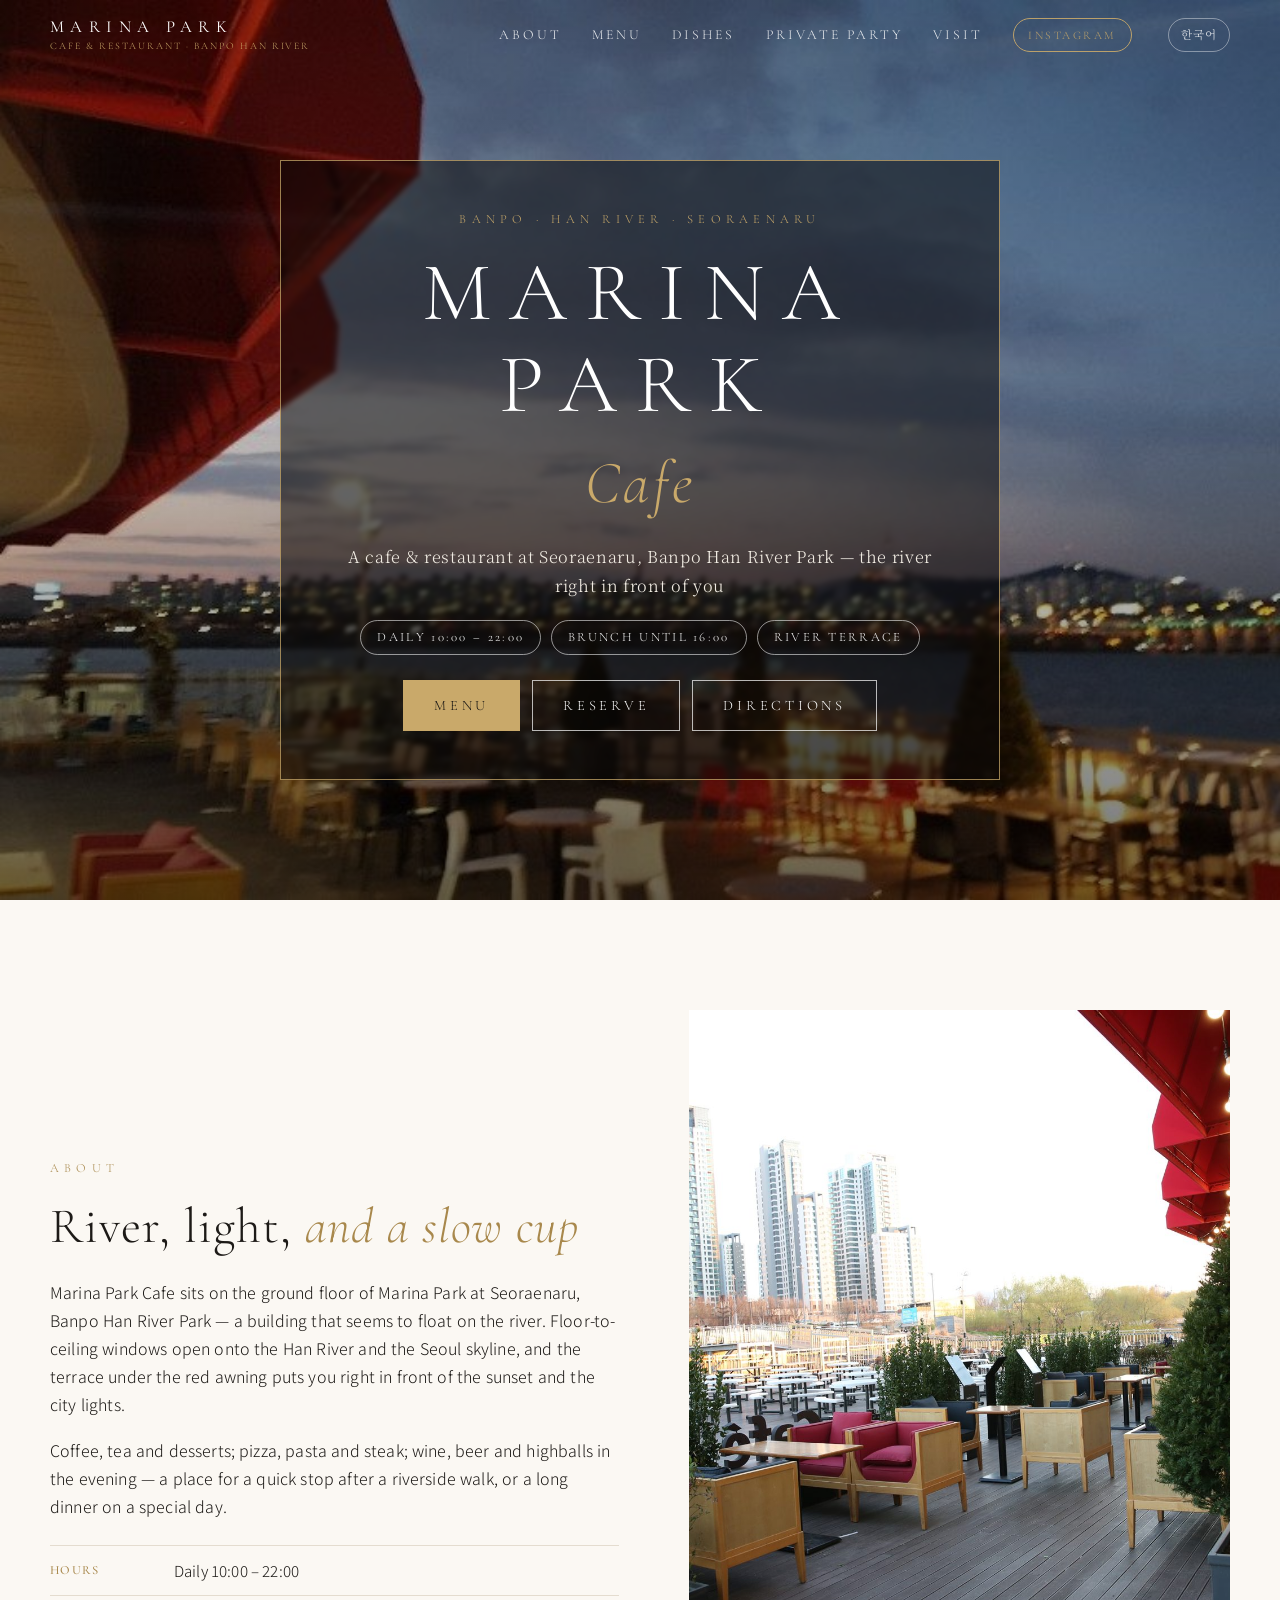
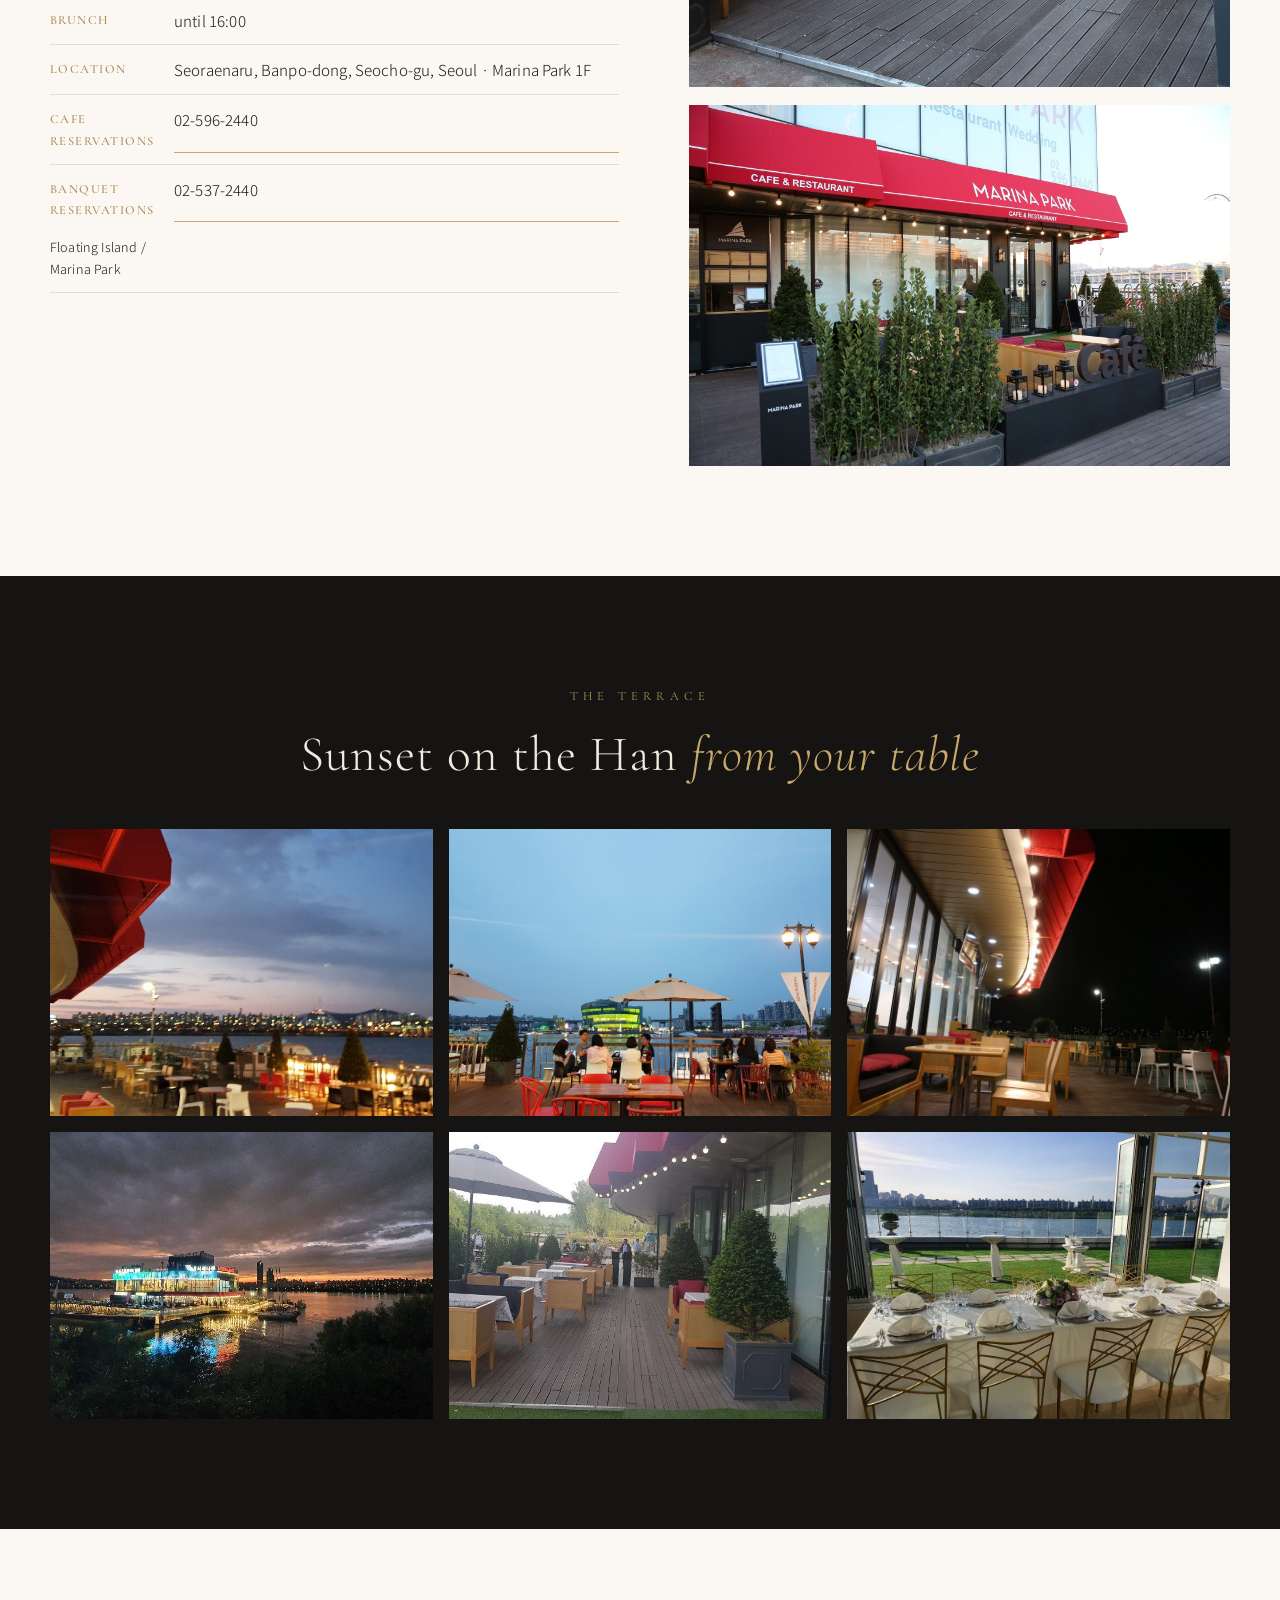
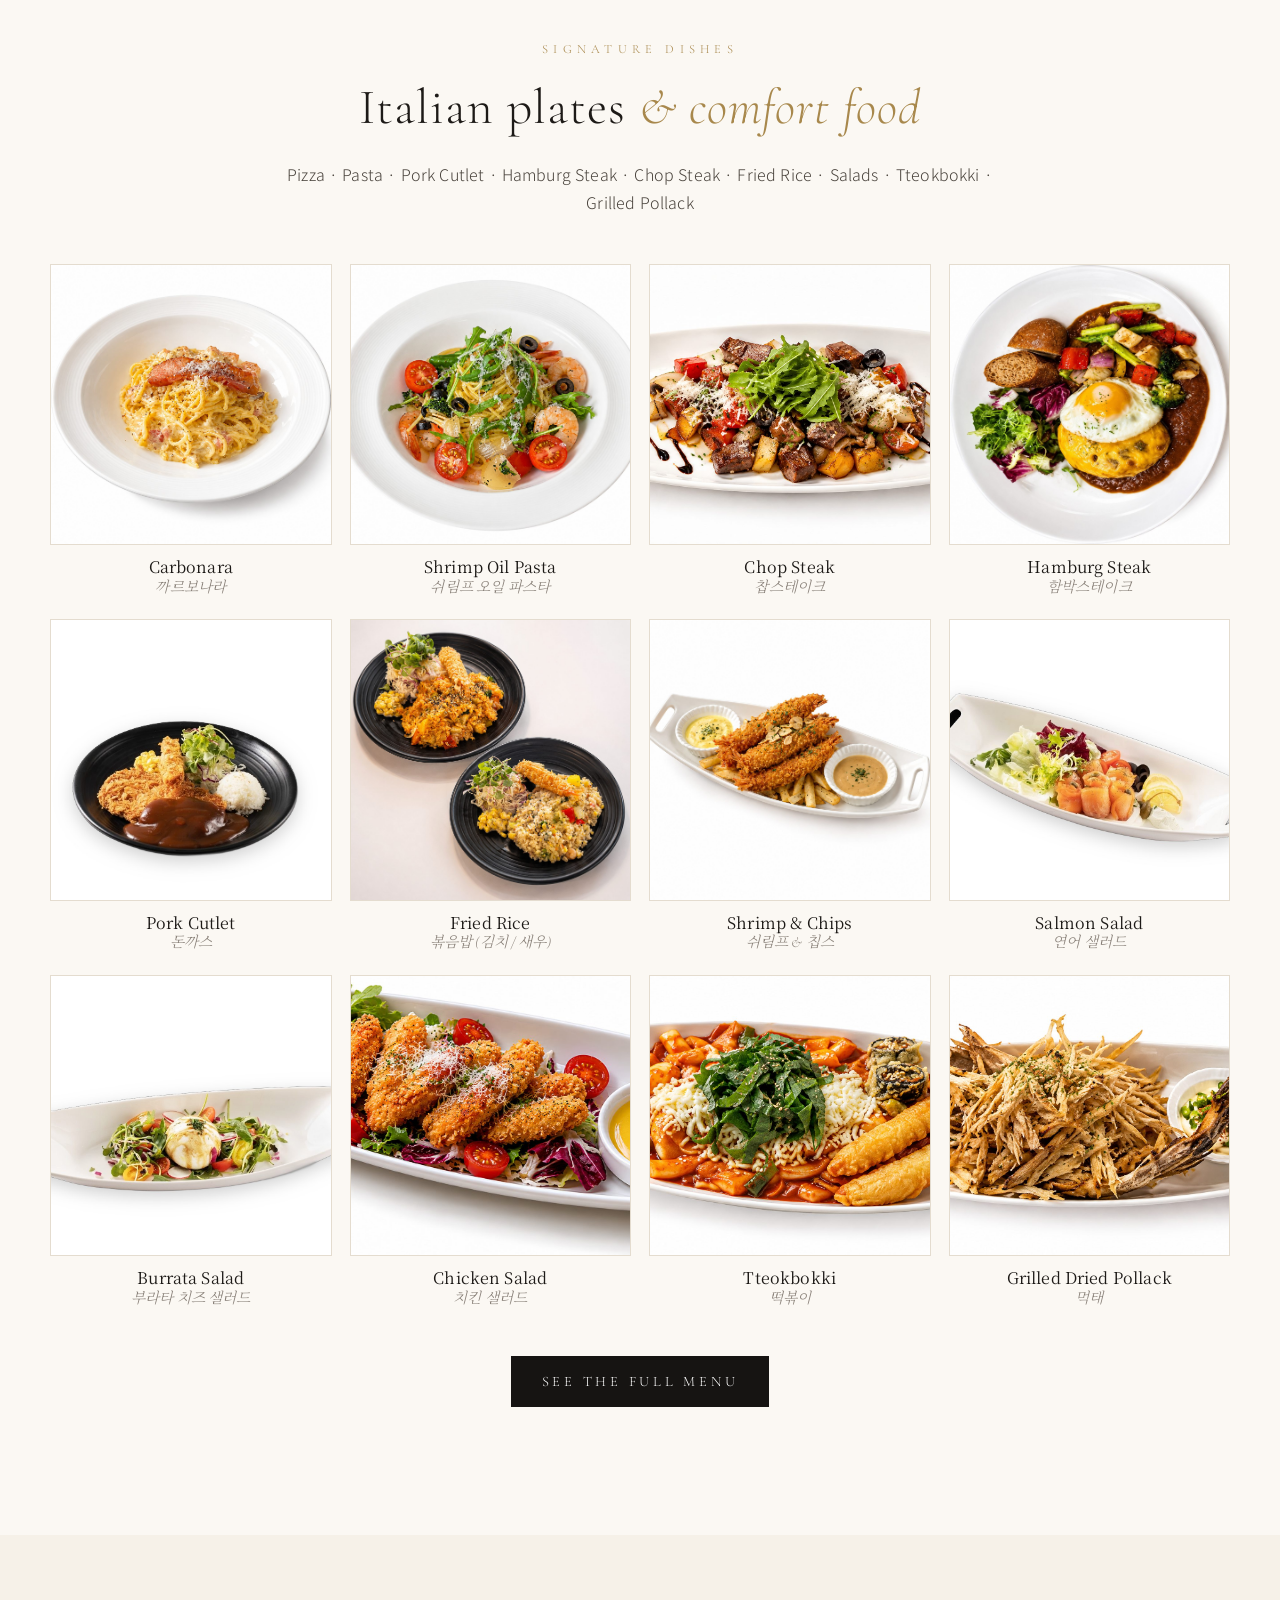
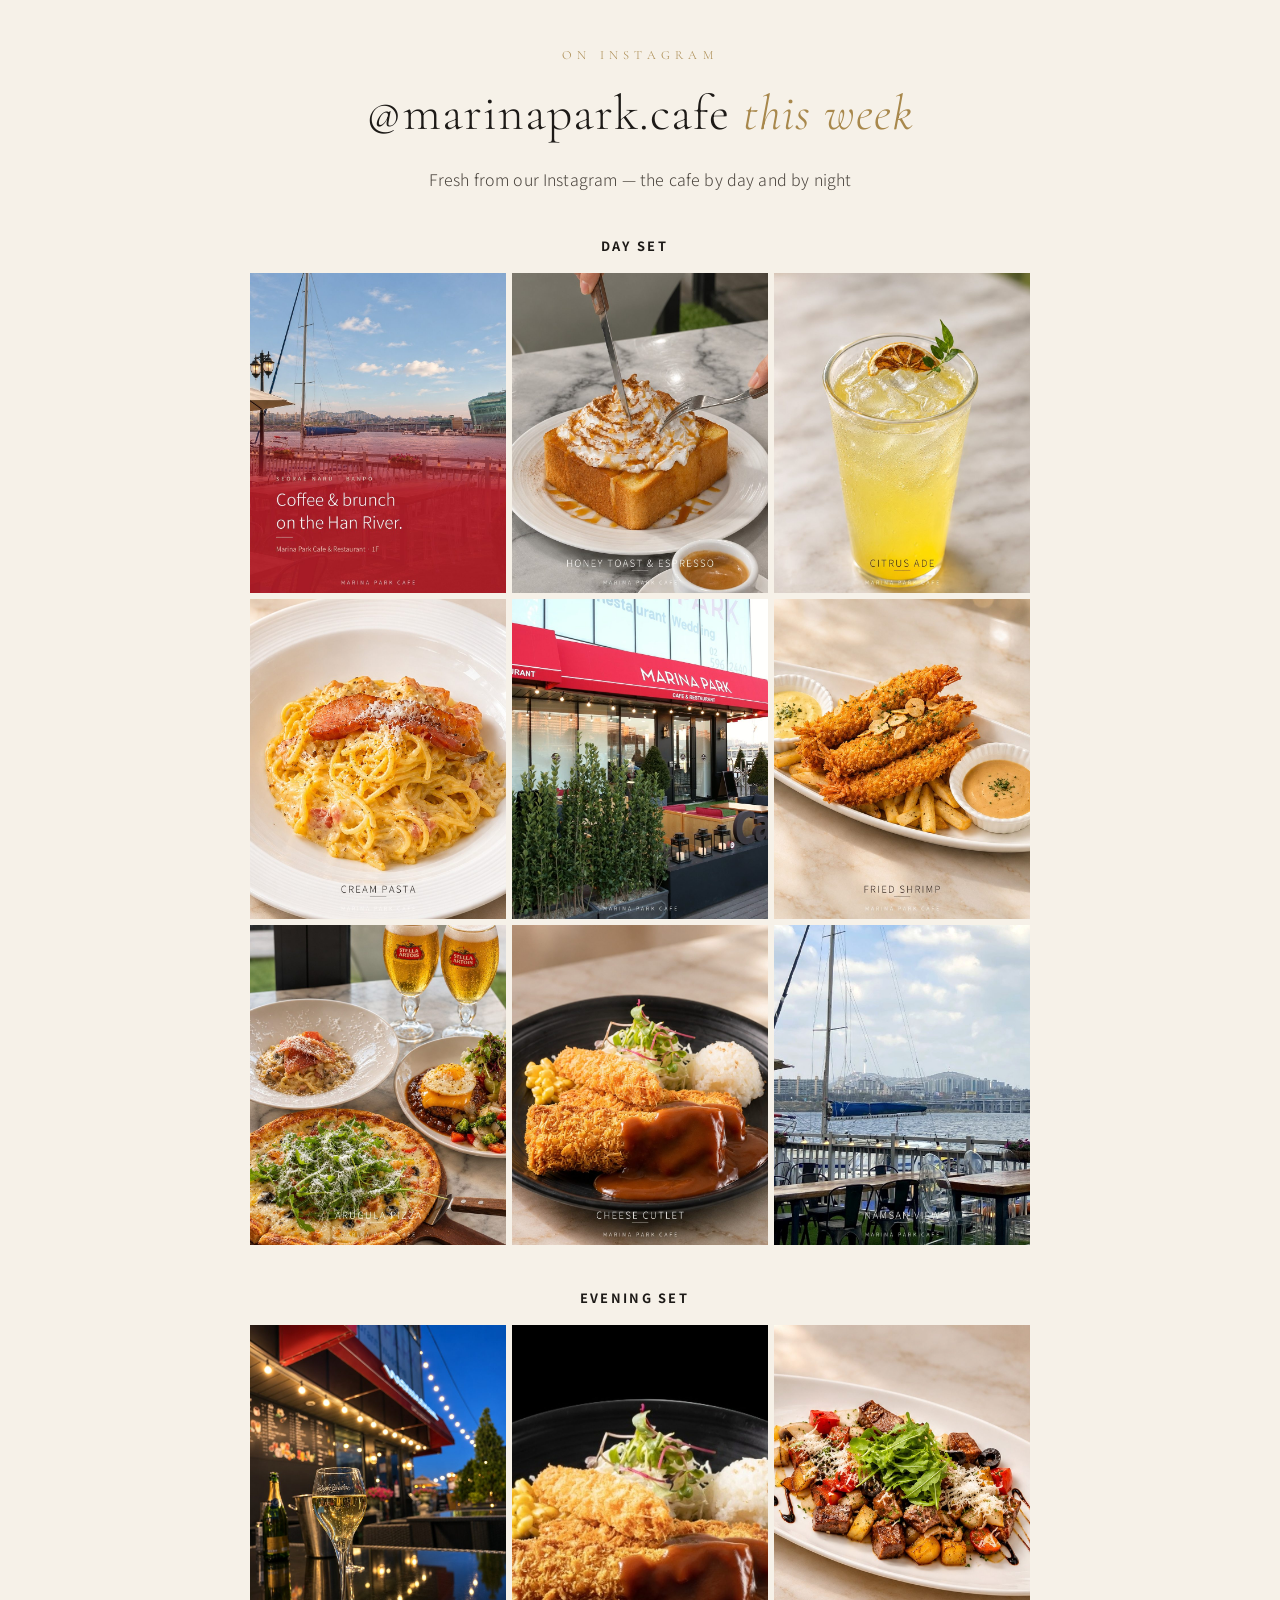
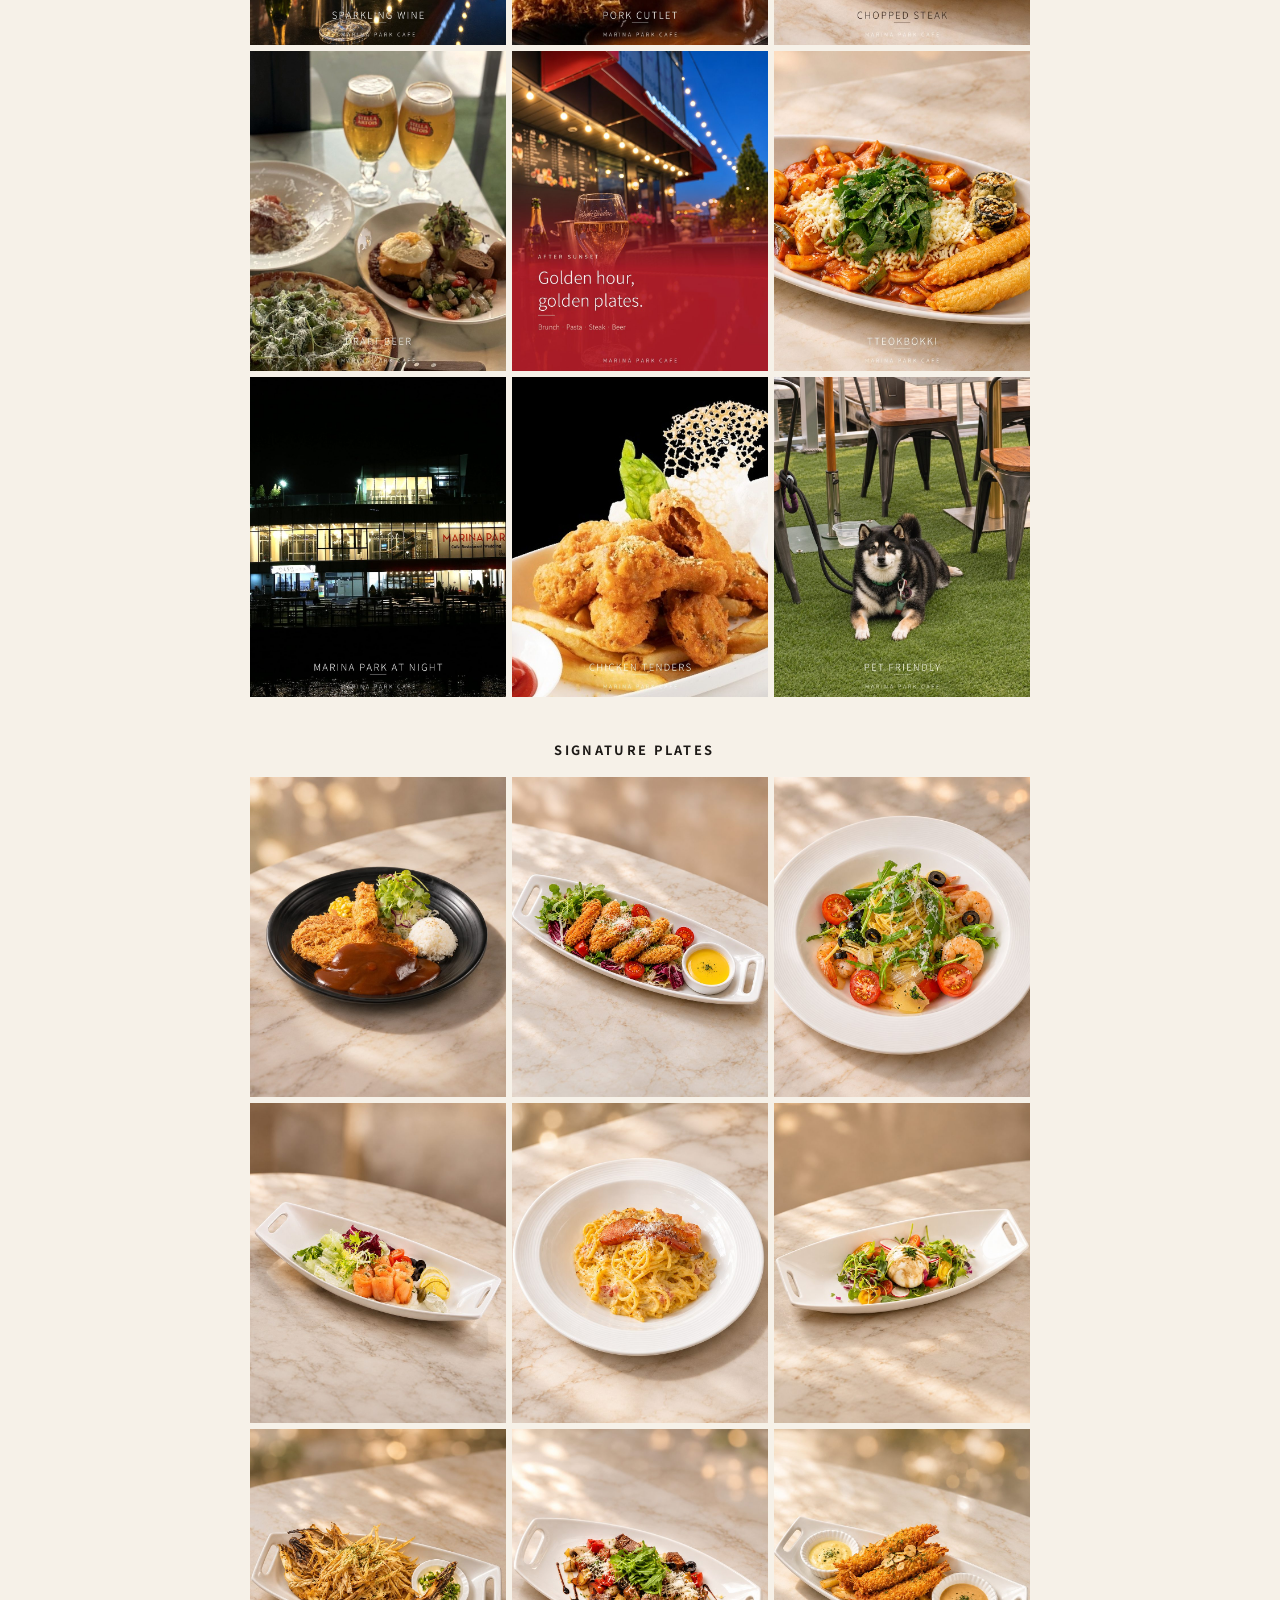
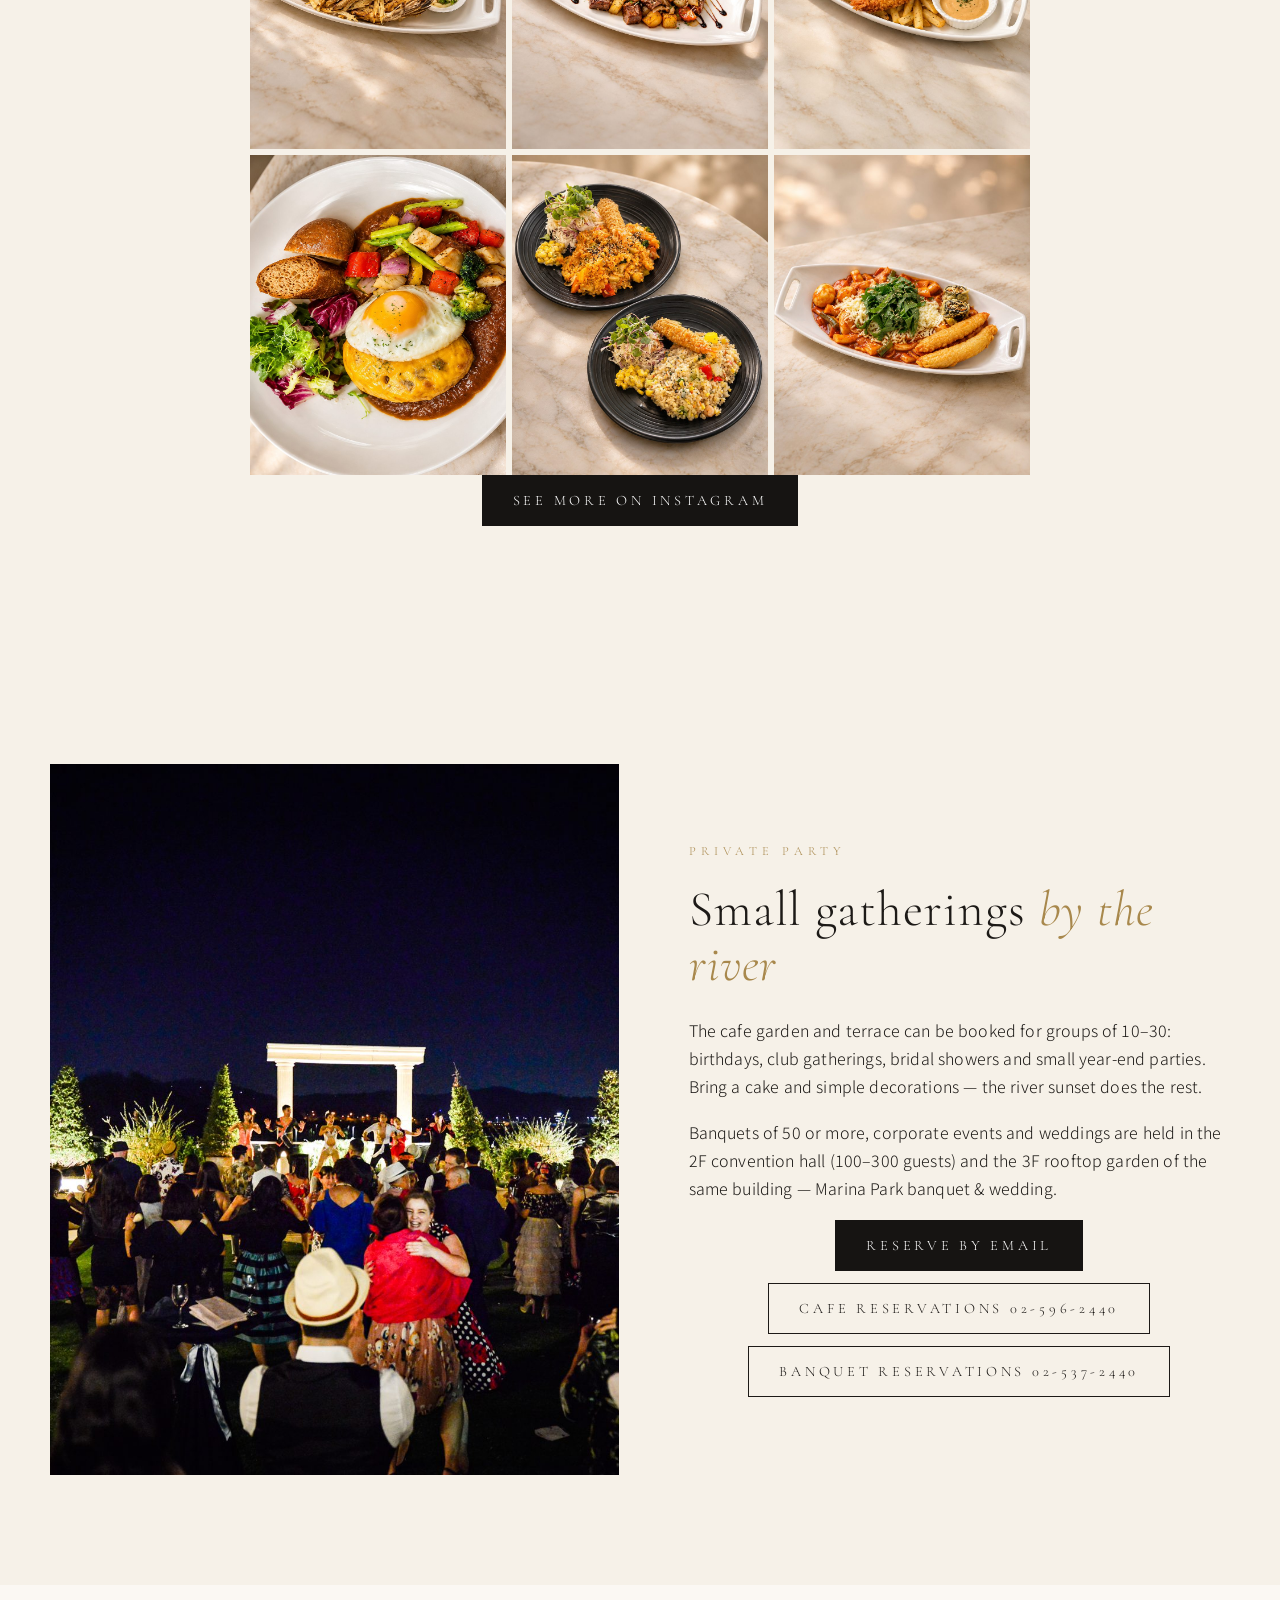
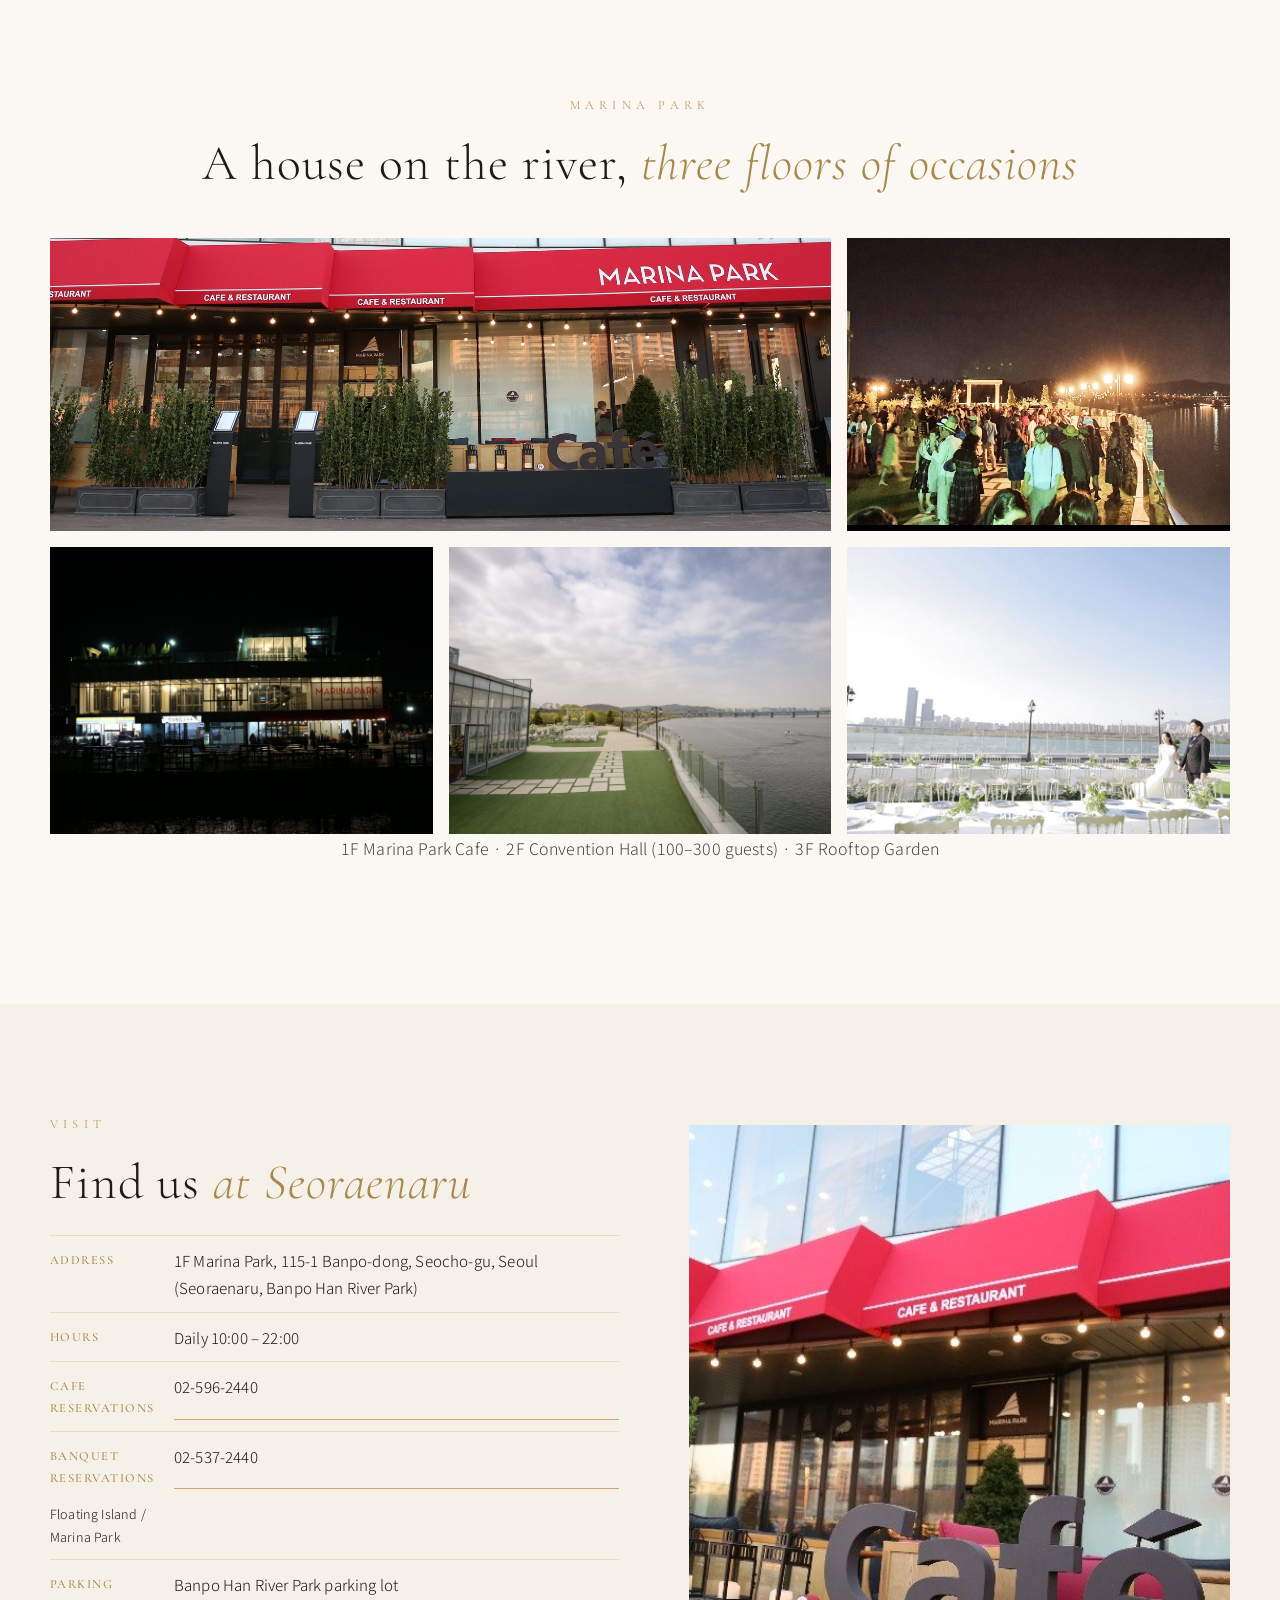
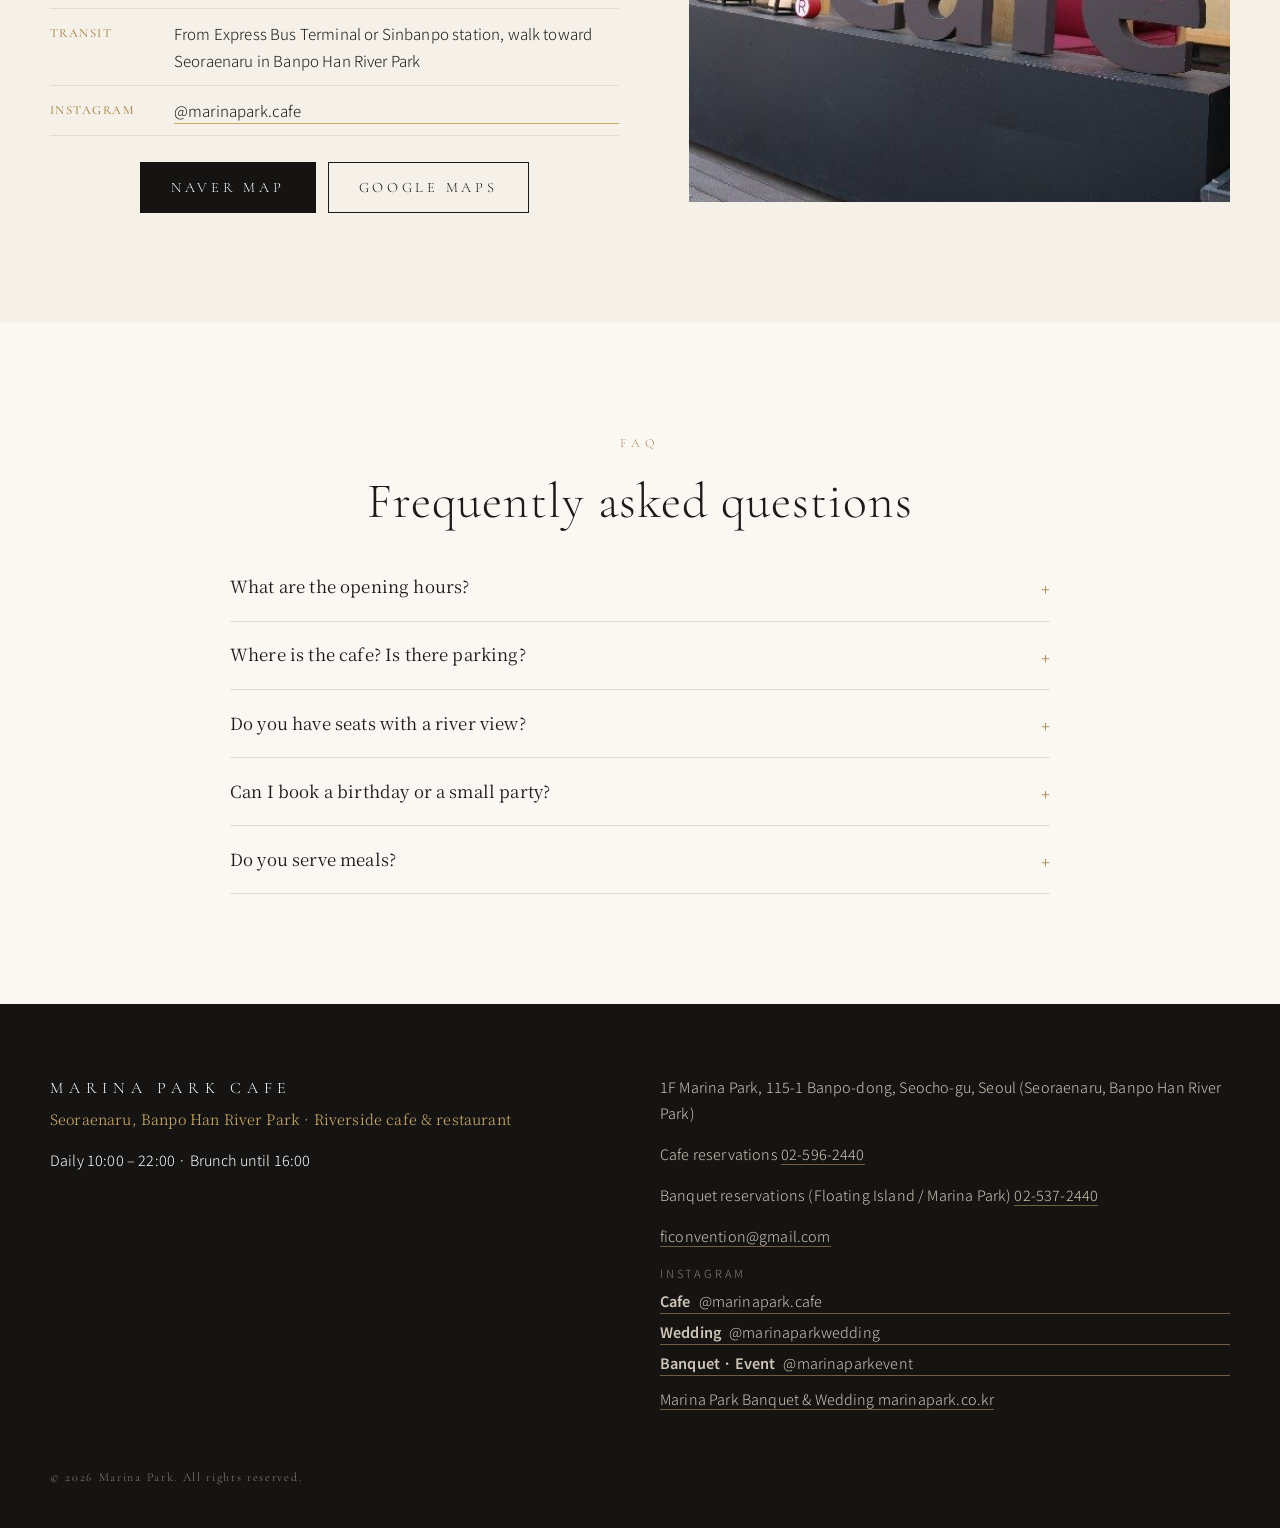
<file: en.html>
<!DOCTYPE html>
<html lang="en">
<head>
<meta charset="utf-8">
<meta name="viewport" content="width=device-width, initial-scale=1">
<title>Marina Park Cafe — Han River view cafe &amp; restaurant at Banpo, Seoul</title>
<meta name="description" content="Riverside cafe &amp; restaurant on the ground floor of Marina Park, Seoraenaru, Banpo Han River Park, Seoul. Coffee, desserts, brunch, pizza, pasta, steak, wine. Daily 10:00 – 22:00. Red-awning terrace, private parties for 10–30. +82-2-537-2440">
<meta name="keywords" content="Han River cafe, Banpo cafe Seoul, river view cafe Seoul, Seoraenaru cafe, Marina Park Cafe, Han River terrace restaurant, brunch Banpo">
<link rel="canonical" href="https://marinapark.cafe/en.html">
<link rel="alternate" hreflang="ko" href="https://marinapark.cafe/">
<link rel="alternate" hreflang="en" href="https://marinapark.cafe/en.html">
<link rel="alternate" hreflang="x-default" href="https://marinapark.cafe/">
<meta property="og:type" content="website">
<meta property="og:site_name" content="Marina Park Cafe">
<meta property="og:title" content="Marina Park Cafe — Han River view cafe &amp; restaurant at Banpo, Seoul">
<meta property="og:description" content="Riverside cafe &amp; restaurant on the ground floor of Marina Park, Seoraenaru, Banpo Han River Park, Seoul. Coffee, desserts, brunch, pizza, pasta, steak, wine. Daily 10:00 – 22:00. Red-awning terrace, private parties for 10–30. +82-2-537-2440">
<meta property="og:url" content="https://marinapark.cafe/en.html">
<meta property="og:image" content="https://marinapark.cafe/images/cafe-13.jpg">
<meta property="og:locale" content="en_US">
<meta name="twitter:card" content="summary_large_image">
<link rel="icon" href="favicon.svg" type="image/svg+xml">
<link rel="preconnect" href="https://fonts.googleapis.com">
<link rel="preconnect" href="https://fonts.gstatic.com" crossorigin>
<link href="https://fonts.googleapis.com/css2?family=Cormorant+Garamond:ital,wght@0,300;0,400;0,500;1,300;1,400&family=Noto+Serif+KR:wght@300;400;600&family=Noto+Sans+KR:wght@300;400;500&display=swap" rel="stylesheet">
<link rel="stylesheet" href="css/style.css?v=3">
<script type="application/ld+json">{"@context": "https://schema.org", "@type": ["CafeOrCoffeeShop", "Restaurant"], "name": "마리나파크 카페", "alternateName": "Marina Park Cafe", "url": "https://marinapark.cafe", "image": "https://marinapark.cafe/images/cafe-13.jpg", "telephone": "+82-2-596-2440", "email": "ficonvention@gmail.com", "servesCuisine": ["Coffee", "Italian", "Dessert", "Brunch", "Wine", "Beer"], "priceRange": "₩₩", "address": {"@type": "PostalAddress", "streetAddress": "반포동 115-1 마리나파크 1층 (서래나루, 반포한강공원)", "addressLocality": "서초구", "addressRegion": "서울특별시", "addressCountry": "KR"}, "geo": {"@type": "GeoCoordinates", "latitude": 37.5116, "longitude": 126.9971}, "openingHoursSpecification": [{"@type": "OpeningHoursSpecification", "dayOfWeek": ["Monday", "Tuesday", "Wednesday", "Thursday", "Friday", "Saturday", "Sunday"], "opens": "10:00", "closes": "22:00"}], "hasMenu": "https://marinapark.cafe/menu.html", "sameAs": ["https://www.instagram.com/marinapark.cafe", "https://marinapark.co.kr"], "amenityFeature": [{"@type": "LocationFeatureSpecification", "name": "Han River view terrace", "value": true}, {"@type": "LocationFeatureSpecification", "name": "Private party (10–30 guests)", "value": true}, {"@type": "LocationFeatureSpecification", "name": "Parking (Banpo Han River Park)", "value": true}], "parentOrganization": {"@type": "Organization", "name": "마리나파크 Marina Park", "url": "https://marinapark.co.kr"}}</script>
<script type="application/ld+json">{"@context": "https://schema.org", "@type": "FAQPage", "mainEntity": [{"@type": "Question", "name": "What are the opening hours?", "acceptedAnswer": {"@type": "Answer", "text": "We are open daily 10:00 – 22:00. Brunch sets are served until 16:00. On days with private events, part of the space may be reserved."}}, {"@type": "Question", "name": "Where is the cafe? Is there parking?", "acceptedAnswer": {"@type": "Answer", "text": "On the ground floor of Marina Park at Seoraenaru, Banpo Han River Park (115-1 Banpo-dong, Seocho-gu, Seoul). Use the Banpo Han River Park parking lot — a short walk along the river."}}, {"@type": "Question", "name": "Do you have seats with a river view?", "acceptedAnswer": {"@type": "Answer", "text": "The whole ground floor faces the Han River through floor-to-ceiling windows, and the outdoor terrace under the red awning looks straight onto the river and the Seoul skyline."}}, {"@type": "Question", "name": "Can I book a birthday or a small party?", "acceptedAnswer": {"@type": "Answer", "text": "Yes — the cafe garden and terrace host groups of 10–30 for birthdays, club meetings, bridal showers and small year-end parties. You may bring a cake and simple decorations. Larger events use the 2F convention hall and 3F rooftop garden of Marina Park."}}, {"@type": "Question", "name": "Do you serve meals?", "acceptedAnswer": {"@type": "Answer", "text": "Yes: pizza, pasta, pork cutlet, hamburg steak, chop steak, fried rice and more, plus a brunch set, wine, beer and highballs."}}]}</script>
</head>
<body>
<header class="site-header">
  <div class="wrap">
    <a class="brand" href="en.html"><span class="brand-mark">MARINA PARK</span><span class="brand-sub">Cafe &amp; Restaurant · Banpo Han River</span></a>
    <button class="nav-toggle" aria-label="Open menu" aria-expanded="false"><span></span><span></span><span></span></button>
    <nav class="site-nav"><a href="en.html#about">About</a><a href="menu-en.html">Menu</a><a href="en.html#dishes">Dishes</a><a href="en.html#party">Private Party</a><a href="en.html#visit">Visit</a><a class="nav-insta" href="https://www.instagram.com/marinapark.cafe" target="_blank" rel="noopener">Instagram</a><a class="nav-lang" href="index.html" hreflang="ko" lang="ko">한국어</a></nav>
  </div>
</header>
<main>

  <section class="hero">
    <img class="hero-bg" src="images/cafe-13.jpg" alt="Han River sunset from the Marina Park Cafe terrace" fetchpriority="high">
    <div class="hero-box">
      <p class="eyebrow">BANPO · HAN RIVER · SEORAENARU</p>
      <h1>MARINA PARK<br><em>Cafe</em></h1>
      <p class="hero-ko">A cafe &amp; restaurant at Seoraenaru, Banpo Han River Park — the river right in front of you</p>
      <p class="hero-meta"><span class="pill">Daily 10:00 – 22:00</span><span class="pill">Brunch until 16:00</span><span class="pill">River Terrace</span></p>
      <p class="hero-cta"><a class="btn" href="menu-en.html">Menu</a><a class="btn btn-ghost" href="mailto:ficonvention@gmail.com?subject=%5BMarina%20Park%20Cafe%5D%20Reservation%20inquiry&body=Hello%2C%20I%27d%20like%20to%20make%20a%20reservation.%0A%0A-%20Name%20%2F%20Phone%3A%20%0A-%20Date%20%26%20time%3A%20%0A-%20Number%20of%20guests%3A%20%0A-%20Occasion%20(birthday%2C%20bridal%20shower%2C%20small%20party...)%3A%20%0A-%20Requests%20(cake%2C%20decoration...)%3A%20%0A%0AThank%20you.">Reserve</a><a class="btn btn-ghost" href="#visit">Directions</a></p>
    </div>
  </section>

  <section class="section" id="about">
    <div class="wrap two-col">
      <div class="col-text">
        <p class="eyebrow">ABOUT</p>
        <h2>River, light, <em>and a slow cup</em></h2>
        <p>Marina Park Cafe sits on the ground floor of Marina Park at Seoraenaru, Banpo Han River Park — a building that seems to float on the river. Floor-to-ceiling windows open onto the Han River and the Seoul skyline, and the terrace under the red awning puts you right in front of the sunset and the city lights.</p>
        <p>Coffee, tea and desserts; pizza, pasta and steak; wine, beer and highballs in the evening — a place for a quick stop after a riverside walk, or a long dinner on a special day.</p>
        <ul class="facts">
          <li><b>Hours</b>Daily 10:00 – 22:00</li>
          <li><b>Brunch</b>until 16:00</li>
          <li><b>Location</b>Seoraenaru, Banpo-dong, Seocho-gu, Seoul · Marina Park 1F</li>
          <li><b>Cafe reservations</b><a href="tel:+82-2-596-2440">02-596-2440</a></li>
          <li><b>Banquet reservations</b><a href="tel:+82-2-537-2440">02-537-2440</a> <small>Floating Island / Marina Park</small></li>
        </ul>
        <p class="en-summary" lang="en" hidden>Marina Park Cafe is a riverside cafe &amp; restaurant on the ground floor of Marina Park at Seoraenaru, Banpo Han River Park, Seoul. Floor-to-ceiling river views, a red-awning terrace, coffee and desserts, Italian plates, brunch until 16:00, wine, beer and highballs. Open daily 10:00–22:00.</p>
      </div>
      <div class="col-media">
        <figure class="tall"><a href="images/cafe-01.jpg" data-lightbox><img src="images/cafe-01.jpg" alt="Marina Park Cafe terrace and Banpo Han River Park" loading="lazy"></a></figure>
        <figure class=""><a href="images/cafe-20.jpg" data-lightbox><img src="images/cafe-20.jpg" alt="Marina Park Cafe entrance in the evening" loading="lazy"></a></figure>
      </div>
    </div>
  </section>

  <section class="section section-dark" id="terrace">
    <div class="wrap">
      <p class="eyebrow center">THE TERRACE</p>
      <h2 class="center">Sunset on the Han <em>from your table</em></h2>
      <div class="gallery">
        <figure class=""><a href="images/cafe-14.jpg" data-lightbox><img src="images/cafe-14.jpg" alt="Terrace — sunset over the Han River" loading="lazy"></a></figure>
        <figure class=""><a href="images/cafe-02.jpg" data-lightbox><img src="images/cafe-02.jpg" alt="Terrace at dusk with Some Sevit lights" loading="lazy"></a></figure>
        <figure class=""><a href="images/cafe-09.jpg" data-lightbox><img src="images/cafe-09.jpg" alt="Night terrace seen from inside" loading="lazy"></a></figure>
        <figure class=""><a href="images/cafe-08.jpg" data-lightbox><img src="images/cafe-08.jpg" alt="Han River sunset and Some Sevit from Marina Park" loading="lazy"></a></figure>
        <figure class=""><a href="images/cafe-11.jpg" data-lightbox><img src="images/cafe-11.jpg" alt="Terrace lounge sofas" loading="lazy"></a></figure>
        <figure class=""><a href="images/cafe-03.jpg" data-lightbox><img src="images/cafe-03.jpg" alt="Garden table setting by the river" loading="lazy"></a></figure>
      </div>
    </div>
  </section>

  <section class="section" id="dishes">
    <div class="wrap">
      <p class="eyebrow center">SIGNATURE DISHES</p>
      <h2 class="center">Italian plates <em>&amp; comfort food</em></h2>
      <p class="center sub">Pizza · Pasta · Pork Cutlet · Hamburg Steak · Chop Steak · Fried Rice · Salads · Tteokbokki · Grilled Pollack</p>
      <div class="dish-grid"><figure class="dish"><a href="images/cafe-27.jpg" data-lightbox><img src="images/cafe-27.jpg" alt="까르보나라 — Carbonara, Marina Park Cafe" loading="lazy"></a><figcaption><b>Carbonara</b><span>까르보나라</span></figcaption></figure><figure class="dish"><a href="images/cafe-28.jpg" data-lightbox><img src="images/cafe-28.jpg" alt="쉬림프 오일 파스타 — Shrimp Oil Pasta, Marina Park Cafe" loading="lazy"></a><figcaption><b>Shrimp Oil Pasta</b><span>쉬림프 오일 파스타</span></figcaption></figure><figure class="dish"><a href="images/cafe-25.jpg" data-lightbox><img src="images/cafe-25.jpg" alt="찹스테이크 — Chop Steak, Marina Park Cafe" loading="lazy"></a><figcaption><b>Chop Steak</b><span>찹스테이크</span></figcaption></figure><figure class="dish"><a href="images/cafe-35-r.jpg" data-lightbox><img src="images/cafe-35-r.jpg" alt="함박스테이크 — Hamburg Steak, Marina Park Cafe" loading="lazy"></a><figcaption><b>Hamburg Steak</b><span>함박스테이크</span></figcaption></figure><figure class="dish"><a href="images/cafe-29.jpg" data-lightbox><img src="images/cafe-29.jpg" alt="돈까스 — Pork Cutlet, Marina Park Cafe" loading="lazy"></a><figcaption><b>Pork Cutlet</b><span>돈까스</span></figcaption></figure><figure class="dish"><a href="images/cafe-34.jpg" data-lightbox><img src="images/cafe-34.jpg" alt="볶음밥 (김치 / 새우) — Fried Rice, Marina Park Cafe" loading="lazy"></a><figcaption><b>Fried Rice</b><span>볶음밥 (김치 / 새우)</span></figcaption></figure><figure class="dish"><a href="images/cafe-26.jpg" data-lightbox><img src="images/cafe-26.jpg" alt="쉬림프 &amp; 칩스 — Shrimp &amp; Chips, Marina Park Cafe" loading="lazy"></a><figcaption><b>Shrimp &amp; Chips</b><span>쉬림프 & 칩스</span></figcaption></figure><figure class="dish"><a href="images/cafe-31.jpg" data-lightbox><img src="images/cafe-31.jpg" alt="연어 샐러드 — Salmon Salad, Marina Park Cafe" loading="lazy"></a><figcaption><b>Salmon Salad</b><span>연어 샐러드</span></figcaption></figure><figure class="dish"><a href="images/cafe-33.jpg" data-lightbox><img src="images/cafe-33.jpg" alt="부라타 치즈 샐러드 — Burrata Salad, Marina Park Cafe" loading="lazy"></a><figcaption><b>Burrata Salad</b><span>부라타 치즈 샐러드</span></figcaption></figure><figure class="dish"><a href="images/cafe-36.jpg" data-lightbox><img src="images/cafe-36.jpg" alt="치킨 샐러드 — Chicken Salad, Marina Park Cafe" loading="lazy"></a><figcaption><b>Chicken Salad</b><span>치킨 샐러드</span></figcaption></figure><figure class="dish"><a href="images/cafe-24.jpg" data-lightbox><img src="images/cafe-24.jpg" alt="떡볶이 — Tteokbokki, Marina Park Cafe" loading="lazy"></a><figcaption><b>Tteokbokki</b><span>떡볶이</span></figcaption></figure><figure class="dish"><a href="images/cafe-23.jpg" data-lightbox><img src="images/cafe-23.jpg" alt="먹태 — Grilled Dried Pollack, Marina Park Cafe" loading="lazy"></a><figcaption><b>Grilled Dried Pollack</b><span>먹태</span></figcaption></figure></div>
      <p class="center"><a class="btn btn-dark" href="menu-en.html">See the full menu</a></p>
    </div>
  </section>

  <section class="section section-cream" id="instagram">
    <div class="wrap">
      <p class="eyebrow center">ON INSTAGRAM</p>
      <h2 class="center">@marinapark.cafe <em>this week</em></h2>
      <p class="center sub">Fresh from our Instagram — the cafe by day and by night</p>
      <div class="insta-set"><p class="insta-set-title"><b>Day Set</b><span></span></p><div class="insta-grid"><a href="images/insta-1-01.jpg" data-lightbox><img src="images/insta-1-01.jpg" alt="Coffee &amp; brunch on the Han River — @marinapark.cafe" loading="lazy" width="900" height="1125"></a><a href="images/insta-1-02.jpg" data-lightbox><img src="images/insta-1-02.jpg" alt="Honey Toast &amp; Espresso — @marinapark.cafe" loading="lazy" width="900" height="1125"></a><a href="images/insta-1-03.jpg" data-lightbox><img src="images/insta-1-03.jpg" alt="Citrus Ade — @marinapark.cafe" loading="lazy" width="900" height="1125"></a><a href="images/insta-1-04.jpg" data-lightbox><img src="images/insta-1-04.jpg" alt="Cream Pasta — @marinapark.cafe" loading="lazy" width="900" height="1125"></a><a href="images/insta-1-05.jpg" data-lightbox><img src="images/insta-1-05.jpg" alt="Red awning cafe front — @marinapark.cafe" loading="lazy" width="900" height="1125"></a><a href="images/insta-1-06.jpg" data-lightbox><img src="images/insta-1-06.jpg" alt="Fried Shrimp — @marinapark.cafe" loading="lazy" width="900" height="1125"></a><a href="images/insta-1-07.jpg" data-lightbox><img src="images/insta-1-07.jpg" alt="Arugula pizza, pasta &amp; draft beer — @marinapark.cafe" loading="lazy" width="900" height="1125"></a><a href="images/insta-1-08.jpg" data-lightbox><img src="images/insta-1-08.jpg" alt="Cheese Cutlet — @marinapark.cafe" loading="lazy" width="900" height="1125"></a><a href="images/insta-1-09.jpg" data-lightbox><img src="images/insta-1-09.jpg" alt="Namsan view terrace — @marinapark.cafe" loading="lazy" width="900" height="1125"></a></div></div><div class="insta-set"><p class="insta-set-title"><b>Evening Set</b><span></span></p><div class="insta-grid"><a href="images/insta-2-01.jpg" data-lightbox><img src="images/insta-2-01.jpg" alt="Sparkling wine on the night terrace — @marinapark.cafe" loading="lazy" width="900" height="1125"></a><a href="images/insta-2-02.jpg" data-lightbox><img src="images/insta-2-02.jpg" alt="Pork Cutlet — @marinapark.cafe" loading="lazy" width="900" height="1125"></a><a href="images/insta-2-03.jpg" data-lightbox><img src="images/insta-2-03.jpg" alt="Chop Steak — @marinapark.cafe" loading="lazy" width="900" height="1125"></a><a href="images/insta-2-04.jpg" data-lightbox><img src="images/insta-2-04.jpg" alt="Draft beer &amp; brunch plates — @marinapark.cafe" loading="lazy" width="900" height="1125"></a><a href="images/insta-2-05.jpg" data-lightbox><img src="images/insta-2-05.jpg" alt="Golden hour, golden plates — @marinapark.cafe" loading="lazy" width="900" height="1125"></a><a href="images/insta-2-06.jpg" data-lightbox><img src="images/insta-2-06.jpg" alt="Tteokbokki — @marinapark.cafe" loading="lazy" width="900" height="1125"></a><a href="images/insta-2-07.jpg" data-lightbox><img src="images/insta-2-07.jpg" alt="Marina Park at night — @marinapark.cafe" loading="lazy" width="900" height="1125"></a><a href="images/insta-2-08.jpg" data-lightbox><img src="images/insta-2-08.jpg" alt="Chicken Tenders — @marinapark.cafe" loading="lazy" width="900" height="1125"></a><a href="images/insta-2-09.jpg" data-lightbox><img src="images/insta-2-09.jpg" alt="Dog-friendly terrace — @marinapark.cafe" loading="lazy" width="900" height="1125"></a></div></div><div class="insta-set"><p class="insta-set-title"><b>Signature Plates</b><span></span></p><div class="insta-grid"><a href="images/insta-3-01.jpg" data-lightbox><img src="images/insta-3-01.jpg" alt="Pork Cutlet — @marinapark.cafe" loading="lazy" width="900" height="1125"></a><a href="images/insta-3-02.jpg" data-lightbox><img src="images/insta-3-02.jpg" alt="Chicken Salad — @marinapark.cafe" loading="lazy" width="900" height="1125"></a><a href="images/insta-3-03.jpg" data-lightbox><img src="images/insta-3-03.jpg" alt="Shrimp Oil Pasta — @marinapark.cafe" loading="lazy" width="900" height="1125"></a><a href="images/insta-3-04.jpg" data-lightbox><img src="images/insta-3-04.jpg" alt="Salmon Salad — @marinapark.cafe" loading="lazy" width="900" height="1125"></a><a href="images/insta-3-05.jpg" data-lightbox><img src="images/insta-3-05.jpg" alt="Carbonara — @marinapark.cafe" loading="lazy" width="900" height="1125"></a><a href="images/insta-3-06.jpg" data-lightbox><img src="images/insta-3-06.jpg" alt="Burrata Salad — @marinapark.cafe" loading="lazy" width="900" height="1125"></a><a href="images/insta-3-07.jpg" data-lightbox><img src="images/insta-3-07.jpg" alt="Grilled Dried Pollack — @marinapark.cafe" loading="lazy" width="900" height="1125"></a><a href="images/insta-3-08.jpg" data-lightbox><img src="images/insta-3-08.jpg" alt="Chop Steak — @marinapark.cafe" loading="lazy" width="900" height="1125"></a><a href="images/insta-3-09.jpg" data-lightbox><img src="images/insta-3-09.jpg" alt="Shrimp &amp; Chips — @marinapark.cafe" loading="lazy" width="900" height="1125"></a><a href="images/insta-3-10.jpg" data-lightbox><img src="images/insta-3-10.jpg" alt="Hamburg Steak — @marinapark.cafe" loading="lazy" width="900" height="1125"></a><a href="images/insta-3-11.jpg" data-lightbox><img src="images/insta-3-11.jpg" alt="Fried Rice — @marinapark.cafe" loading="lazy" width="900" height="1125"></a><a href="images/insta-3-12.jpg" data-lightbox><img src="images/insta-3-12.jpg" alt="Tteokbokki — @marinapark.cafe" loading="lazy" width="900" height="1125"></a></div></div>
      <p class="center"><a class="btn btn-dark" href="https://www.instagram.com/marinapark.cafe" target="_blank" rel="noopener">See more on Instagram</a></p>
    </div>
  </section>

  <section class="section section-cream" id="party">
    <div class="wrap two-col rev">
      <div class="col-media">
        <figure class="tall"><a href="images/bldg-03.jpg" data-lightbox><img src="images/bldg-03.jpg" alt="Evening party in the Marina Park garden" loading="lazy"></a></figure>
      </div>
      <div class="col-text">
        <p class="eyebrow">PRIVATE PARTY</p>
        <h2>Small gatherings <em>by the river</em></h2>
        <p>The cafe garden and terrace can be booked for groups of 10–30: birthdays, club gatherings, bridal showers and small year-end parties. Bring a cake and simple decorations — the river sunset does the rest.</p>
        <p>Banquets of 50 or more, corporate events and weddings are held in the 2F convention hall (100–300 guests) and the 3F rooftop garden of the same building — <a href="https://marinapark.co.kr" target="_blank" rel="noopener">Marina Park banquet &amp; wedding</a>.</p>
        <p class="hero-cta"><a class="btn btn-dark" href="mailto:ficonvention@gmail.com?subject=%5BMarina%20Park%20Cafe%5D%20Reservation%20inquiry&body=Hello%2C%20I%27d%20like%20to%20make%20a%20reservation.%0A%0A-%20Name%20%2F%20Phone%3A%20%0A-%20Date%20%26%20time%3A%20%0A-%20Number%20of%20guests%3A%20%0A-%20Occasion%20(birthday%2C%20bridal%20shower%2C%20small%20party...)%3A%20%0A-%20Requests%20(cake%2C%20decoration...)%3A%20%0A%0AThank%20you.">Reserve by email</a><a class="btn btn-ghost-dark" href="tel:+82-2-596-2440">Cafe reservations 02-596-2440</a><a class="btn btn-ghost-dark" href="tel:+82-2-537-2440">Banquet reservations 02-537-2440</a></p>
      </div>
    </div>
  </section>

  <section class="section" id="building">
    <div class="wrap">
      <p class="eyebrow center">MARINA PARK</p>
      <h2 class="center">A house on the river, <em>three floors of occasions</em></h2>
      <div class="gallery">
        <figure class="wide"><a href="images/bldg-02.jpg" data-lightbox><img src="images/bldg-02.jpg" alt="Marina Park — the cafe&#x27;s red awning on the ground floor" loading="lazy"></a></figure>
        <figure class=""><a href="images/bldg-04.jpg" data-lightbox><img src="images/bldg-04.jpg" alt="Garden event at night with the bridge lights" loading="lazy"></a></figure>
        <figure class=""><a href="images/cafe-19.jpg" data-lightbox><img src="images/cafe-19.jpg" alt="Marina Park at night on the river" loading="lazy"></a></figure>
        <figure class=""><a href="images/bldg-05.jpg" data-lightbox><img src="images/bldg-05.jpg" alt="3F rooftop garden lawn and the river" loading="lazy"></a></figure>
        <figure class=""><a href="images/bldg-01.jpg" data-lightbox><img src="images/bldg-01.jpg" alt="Marina Cafe exterior, ground floor" loading="lazy"></a></figure>
      </div>
      <p class="center sub">1F Marina Park Cafe · 2F Convention Hall (100–300 guests) · 3F Rooftop Garden</p>
    </div>
  </section>

  <section class="section section-cream" id="visit">
    <div class="wrap two-col">
      <div class="col-text">
        <p class="eyebrow">VISIT</p>
        <h2>Find us <em>at Seoraenaru</em></h2>
        <ul class="facts">
          <li><b>Address</b>1F Marina Park, 115-1 Banpo-dong, Seocho-gu, Seoul (Seoraenaru, Banpo Han River Park)</li>
          <li><b>Hours</b>Daily 10:00 – 22:00</li>
          <li><b>Cafe reservations</b><a href="tel:+82-2-596-2440">02-596-2440</a></li>
          <li><b>Banquet reservations</b><a href="tel:+82-2-537-2440">02-537-2440</a> <small>Floating Island / Marina Park</small></li>
          <li><b>Parking</b>Banpo Han River Park parking lot</li>
          <li><b>Transit</b>From Express Bus Terminal or Sinbanpo station, walk toward Seoraenaru in Banpo Han River Park</li>
          <li><b>Instagram</b><a href="https://www.instagram.com/marinapark.cafe" target="_blank" rel="noopener">@marinapark.cafe</a></li>
        </ul>
        <p class="hero-cta"><a class="btn btn-dark" href="https://map.naver.com/p/search/%EB%A7%88%EB%A6%AC%EB%82%98%ED%8C%8C%ED%81%AC%20%EC%B9%B4%ED%8E%98%20%EB%B0%98%ED%8F%AC" target="_blank" rel="noopener">Naver Map</a><a class="btn btn-ghost-dark" href="https://www.google.com/maps?q=%EC%84%9C%EC%9A%B8+%EC%84%9C%EC%B4%88%EA%B5%AC+%EB%B0%98%ED%8F%AC%EB%8F%99+115-1" target="_blank" rel="noopener">Google Maps</a></p>
      </div>
      <div class="col-media">
        <figure class="tall"><a href="images/cafe-12.jpg" data-lightbox><img src="images/cafe-12.jpg" alt="Cafe entrance — red awning and Cafe sign" loading="lazy"></a></figure>
      </div>
    </div>
  </section>

  <section class="section" id="faq">
    <div class="wrap narrow">
      <p class="eyebrow center">FAQ</p>
      <h2 class="center">Frequently asked questions</h2>
      <div class="faq"><details><summary>What are the opening hours?</summary><p>We are open daily 10:00 – 22:00. Brunch sets are served until 16:00. On days with private events, part of the space may be reserved.</p></details><details><summary>Where is the cafe? Is there parking?</summary><p>On the ground floor of Marina Park at Seoraenaru, Banpo Han River Park (115-1 Banpo-dong, Seocho-gu, Seoul). Use the Banpo Han River Park parking lot — a short walk along the river.</p></details><details><summary>Do you have seats with a river view?</summary><p>The whole ground floor faces the Han River through floor-to-ceiling windows, and the outdoor terrace under the red awning looks straight onto the river and the Seoul skyline.</p></details><details><summary>Can I book a birthday or a small party?</summary><p>Yes — the cafe garden and terrace host groups of 10–30 for birthdays, club meetings, bridal showers and small year-end parties. You may bring a cake and simple decorations. Larger events use the 2F convention hall and 3F rooftop garden of Marina Park.</p></details><details><summary>Do you serve meals?</summary><p>Yes: pizza, pasta, pork cutlet, hamburg steak, chop steak, fried rice and more, plus a brunch set, wine, beer and highballs.</p></details></div>
    </div>
  </section>
  
</main>
<footer class="site-footer">
  <div class="wrap foot-grid">
    <div>
      <p class="foot-brand">MARINA PARK CAFE</p>
      <p class="foot-sub">Seoraenaru, Banpo Han River Park · Riverside cafe &amp; restaurant</p>
      <p class="foot-hours">Daily 10:00 – 22:00 · Brunch until 16:00</p>
    </div>
    <div>
      <p>1F Marina Park, 115-1 Banpo-dong, Seocho-gu, Seoul (Seoraenaru, Banpo Han River Park)</p>
      <p>Cafe reservations <a href="tel:+82-2-596-2440">02-596-2440</a></p>
      <p>Banquet reservations (Floating Island / Marina Park) <a href="tel:+82-2-537-2440">02-537-2440</a></p>
      <p><a href="mailto:ficonvention@gmail.com">ficonvention@gmail.com</a></p>
      <p class="foot-insta"><span>Instagram</span>
        <a href="https://www.instagram.com/marinapark.cafe" target="_blank" rel="noopener"><b>Cafe</b> @marinapark.cafe</a>
        <a href="https://www.instagram.com/marinaparkwedding" target="_blank" rel="noopener"><b>Wedding</b> @marinaparkwedding</a>
        <a href="https://www.instagram.com/marinaparkevent" target="_blank" rel="noopener"><b>Banquet · Event</b> @marinaparkevent</a></p>
      <p><a href="https://marinapark.co.kr" target="_blank" rel="noopener">Marina Park Banquet &amp; Wedding marinapark.co.kr</a></p>
    </div>
  </div>
  <p class="wrap copy">© 2026 Marina Park. All rights reserved.</p>
</footer>
<div id="lightbox" class="lightbox" aria-hidden="true"><button class="lb-close" aria-label="Close">×</button><button class="lb-prev" aria-label="Previous">‹</button><img alt=""><button class="lb-next" aria-label="Next">›</button></div>
<script src="js/main.js"></script>
</body>
</html>
</file>
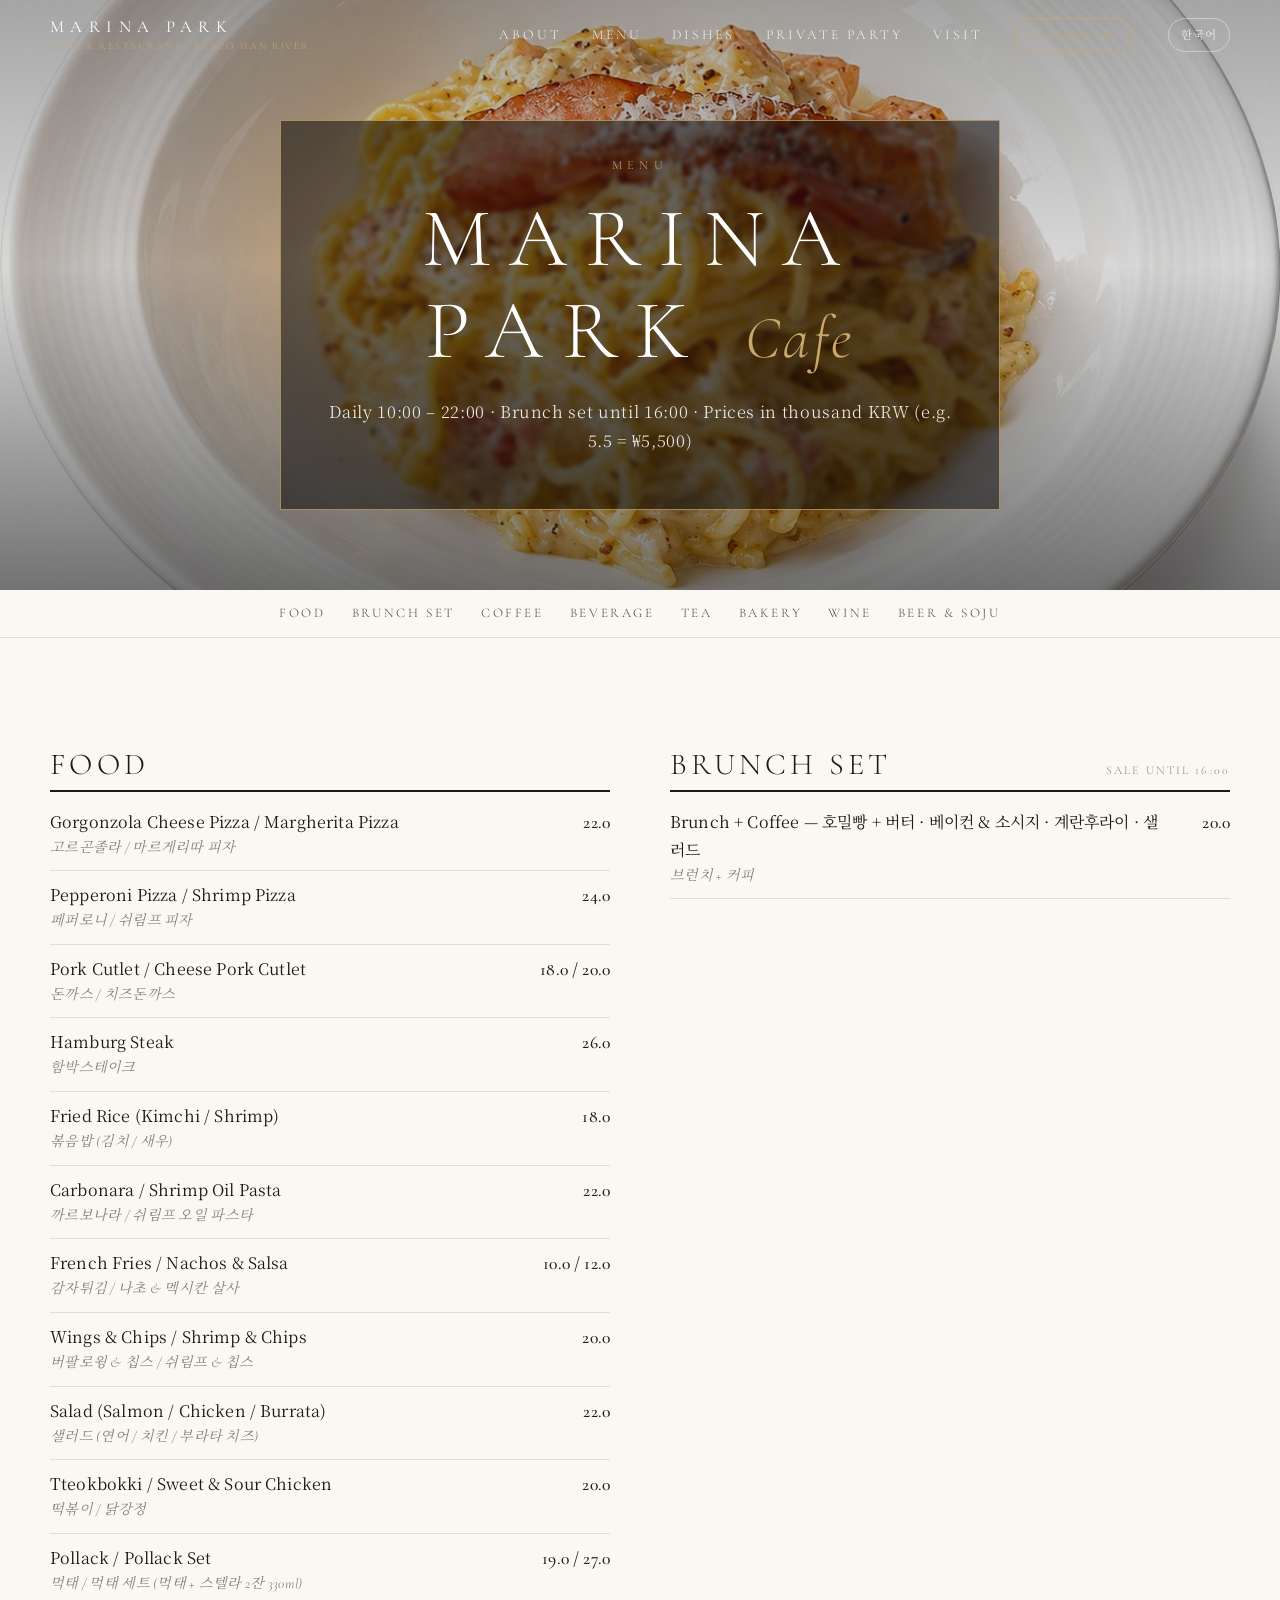
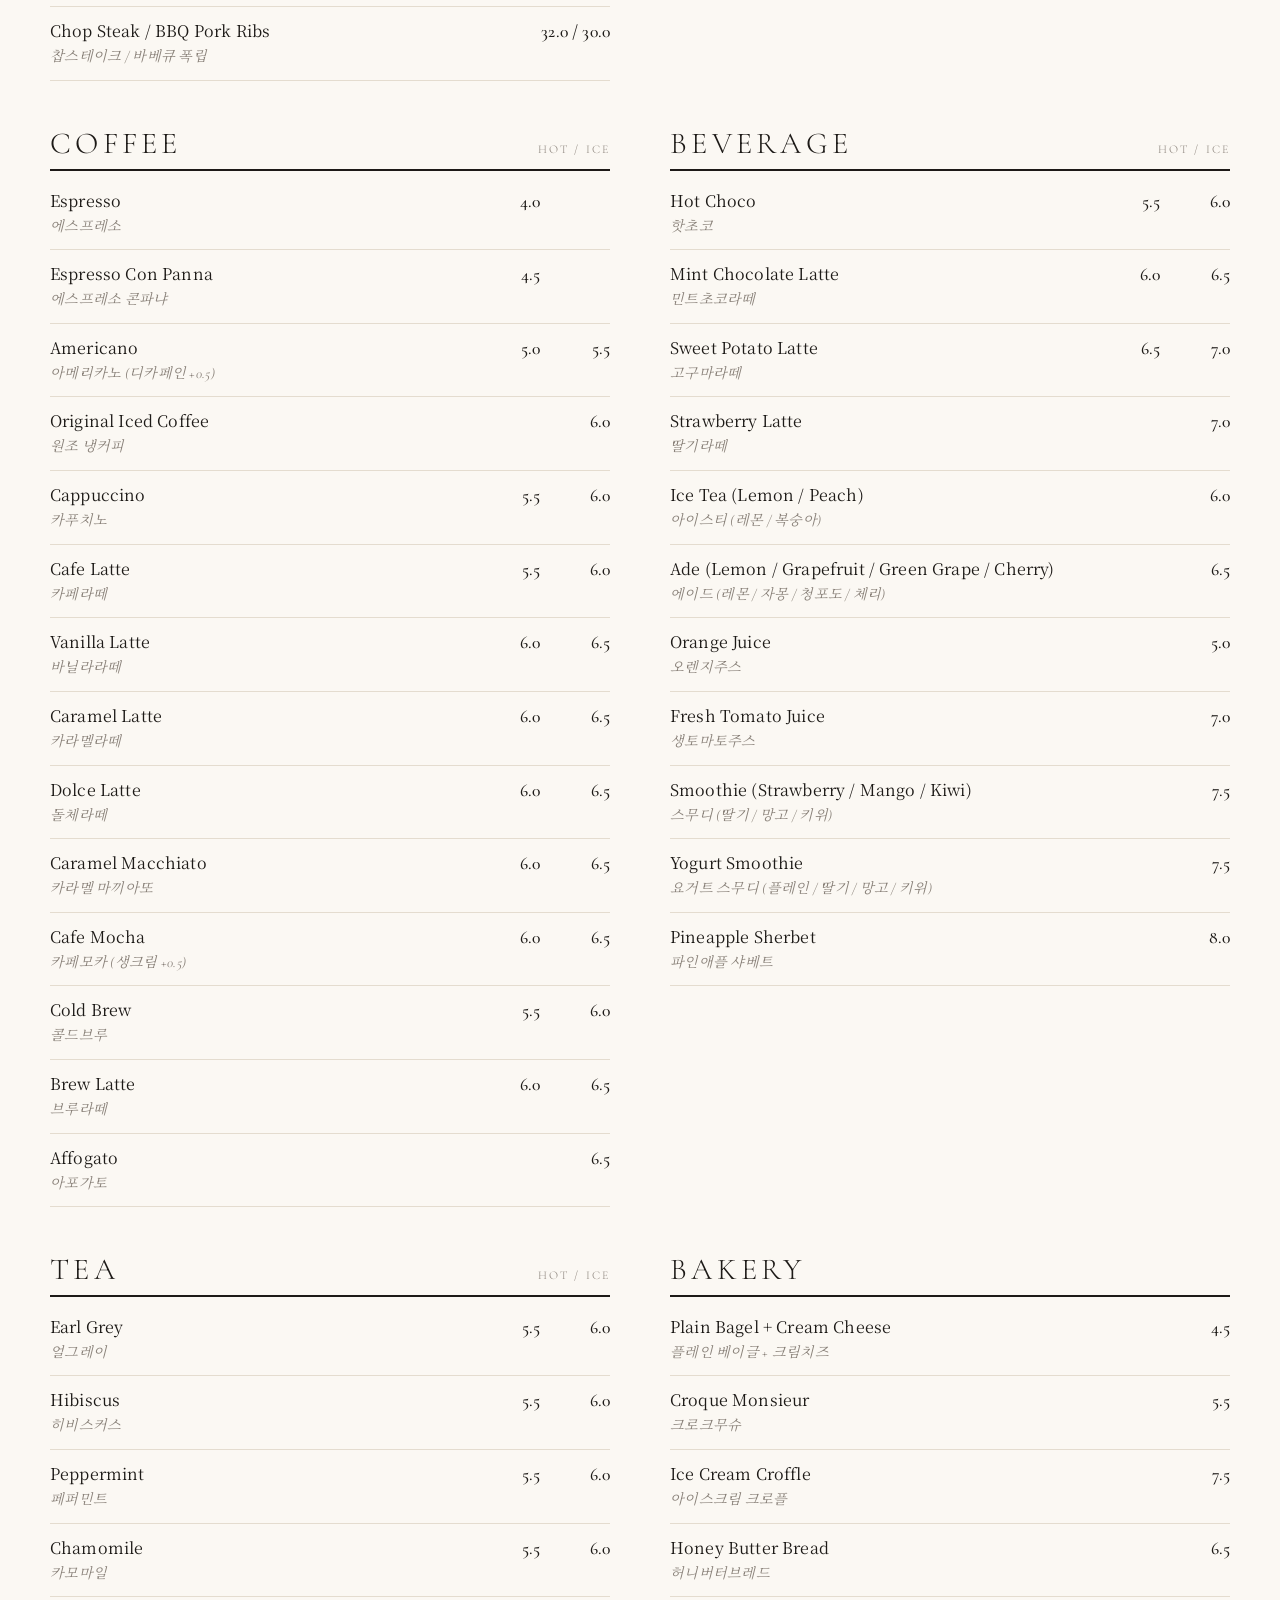
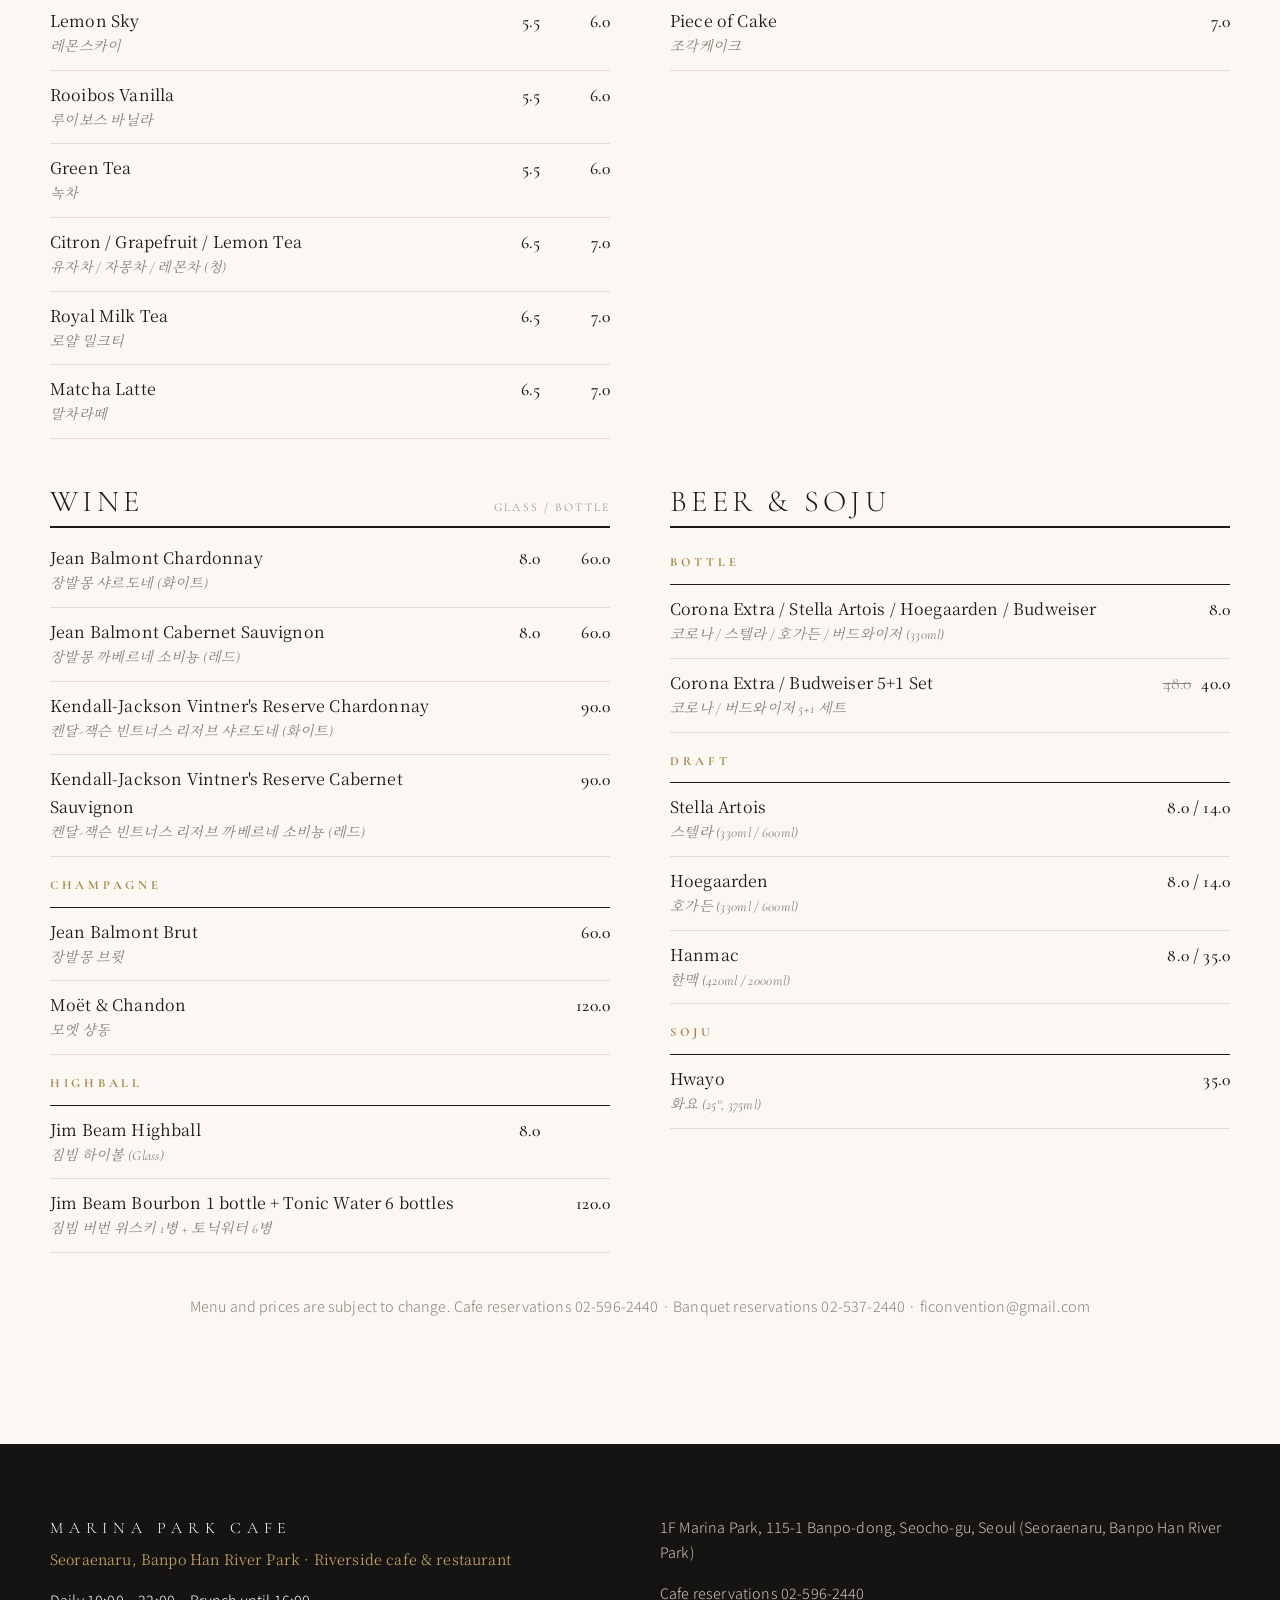
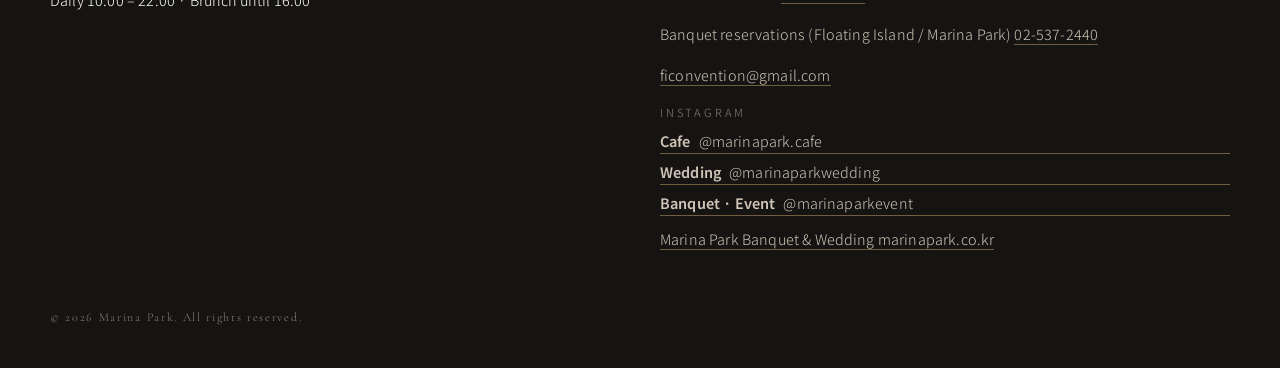
<file: menu-en.html>
<!DOCTYPE html>
<html lang="en">
<head>
<meta charset="utf-8">
<meta name="viewport" content="width=device-width, initial-scale=1">
<title>Menu — Marina Park Cafe | Coffee, Brunch, Pizza, Pasta, Wine</title>
<meta name="description" content="Full menu and prices of Marina Park Cafe: coffee, tea, drinks, bakery, brunch set, pizza, pasta, pork cutlet, steak, wine, beer, highballs. Daily 10:00 – 22:00.">
<meta name="keywords" content="Marina Park Cafe menu, Han River cafe menu, Banpo brunch, Seoul river pizza pasta, Banpo wine bar">
<link rel="canonical" href="https://marinapark.cafe/menu-en.html">
<link rel="alternate" hreflang="ko" href="https://marinapark.cafe/menu.html">
<link rel="alternate" hreflang="en" href="https://marinapark.cafe/menu-en.html">
<link rel="alternate" hreflang="x-default" href="https://marinapark.cafe/menu.html">
<meta property="og:type" content="website">
<meta property="og:site_name" content="Marina Park Cafe">
<meta property="og:title" content="Menu — Marina Park Cafe | Coffee, Brunch, Pizza, Pasta, Wine">
<meta property="og:description" content="Full menu and prices of Marina Park Cafe: coffee, tea, drinks, bakery, brunch set, pizza, pasta, pork cutlet, steak, wine, beer, highballs. Daily 10:00 – 22:00.">
<meta property="og:url" content="https://marinapark.cafe/menu-en.html">
<meta property="og:image" content="https://marinapark.cafe/images/cafe-27.jpg">
<meta property="og:locale" content="en_US">
<meta name="twitter:card" content="summary_large_image">
<link rel="icon" href="favicon.svg" type="image/svg+xml">
<link rel="preconnect" href="https://fonts.googleapis.com">
<link rel="preconnect" href="https://fonts.gstatic.com" crossorigin>
<link href="https://fonts.googleapis.com/css2?family=Cormorant+Garamond:ital,wght@0,300;0,400;0,500;1,300;1,400&family=Noto+Serif+KR:wght@300;400;600&family=Noto+Sans+KR:wght@300;400;500&display=swap" rel="stylesheet">
<link rel="stylesheet" href="css/style.css?v=3">
<script type="application/ld+json">{"@context": "https://schema.org", "@type": ["CafeOrCoffeeShop", "Restaurant"], "name": "마리나파크 카페", "alternateName": "Marina Park Cafe", "url": "https://marinapark.cafe", "image": "https://marinapark.cafe/images/cafe-13.jpg", "telephone": "+82-2-596-2440", "email": "ficonvention@gmail.com", "servesCuisine": ["Coffee", "Italian", "Dessert", "Brunch", "Wine", "Beer"], "priceRange": "₩₩", "address": {"@type": "PostalAddress", "streetAddress": "반포동 115-1 마리나파크 1층 (서래나루, 반포한강공원)", "addressLocality": "서초구", "addressRegion": "서울특별시", "addressCountry": "KR"}, "geo": {"@type": "GeoCoordinates", "latitude": 37.5116, "longitude": 126.9971}, "openingHoursSpecification": [{"@type": "OpeningHoursSpecification", "dayOfWeek": ["Monday", "Tuesday", "Wednesday", "Thursday", "Friday", "Saturday", "Sunday"], "opens": "10:00", "closes": "22:00"}], "hasMenu": "https://marinapark.cafe/menu.html", "sameAs": ["https://www.instagram.com/marinapark.cafe", "https://marinapark.co.kr"], "amenityFeature": [{"@type": "LocationFeatureSpecification", "name": "Han River view terrace", "value": true}, {"@type": "LocationFeatureSpecification", "name": "Private party (10–30 guests)", "value": true}, {"@type": "LocationFeatureSpecification", "name": "Parking (Banpo Han River Park)", "value": true}], "parentOrganization": {"@type": "Organization", "name": "마리나파크 Marina Park", "url": "https://marinapark.co.kr"}}</script>

</head>
<body>
<header class="site-header">
  <div class="wrap">
    <a class="brand" href="en.html"><span class="brand-mark">MARINA PARK</span><span class="brand-sub">Cafe &amp; Restaurant · Banpo Han River</span></a>
    <button class="nav-toggle" aria-label="Open menu" aria-expanded="false"><span></span><span></span><span></span></button>
    <nav class="site-nav"><a href="en.html#about">About</a><a href="menu-en.html">Menu</a><a href="en.html#dishes">Dishes</a><a href="en.html#party">Private Party</a><a href="en.html#visit">Visit</a><a class="nav-insta" href="https://www.instagram.com/marinapark.cafe" target="_blank" rel="noopener">Instagram</a><a class="nav-lang" href="menu.html" hreflang="ko" lang="ko">한국어</a></nav>
  </div>
</header>
<main>

  <section class="page-hero">
    <img class="hero-bg" src="images/cafe-27.jpg" alt="Carbonara at Marina Park Cafe">
    <div class="hero-box small">
      <p class="eyebrow">MENU</p>
      <h1>Marina Park <em>Cafe</em></h1>
      <p class="hero-ko">Daily 10:00 – 22:00 · Brunch set until 16:00 · Prices in thousand KRW (e.g. 5.5 = ₩5,500)</p>
    </div>
  </section>
  <nav class="menu-jump"><div class="wrap"><a href="#m-food">Food</a><a href="#m-brunch-set">Brunch Set</a><a href="#m-coffee">Coffee</a><a href="#m-beverage">Beverage</a><a href="#m-tea">Tea</a><a href="#m-bakery">Bakery</a><a href="#m-wine">Wine</a><a href="#m-beer-and-soju">Beer & Soju</a></div></nav>
  <section class="section">
    <div class="wrap">
      <div class="menu-grid">
  <article class="menu-card" id="m-food">
<header class="menu-head"><h3>FOOD</h3><span class="menu-note"></span></header>
<table>
<tr><td class="m-name">Gorgonzola Cheese Pizza / Margherita Pizza<span class="m-en">고르곤졸라 / 마르게리따 피자</span></td><td class="m-price" colspan="2">22.0</td></tr>
<tr><td class="m-name">Pepperoni Pizza / Shrimp Pizza<span class="m-en">페퍼로니 / 쉬림프 피자</span></td><td class="m-price" colspan="2">24.0</td></tr>
<tr><td class="m-name">Pork Cutlet / Cheese Pork Cutlet<span class="m-en">돈까스 / 치즈돈까스</span></td><td class="m-price" colspan="2">18.0 / 20.0</td></tr>
<tr><td class="m-name">Hamburg Steak<span class="m-en">함박스테이크</span></td><td class="m-price" colspan="2">26.0</td></tr>
<tr><td class="m-name">Fried Rice (Kimchi / Shrimp)<span class="m-en">볶음밥 (김치 / 새우)</span></td><td class="m-price" colspan="2">18.0</td></tr>
<tr><td class="m-name">Carbonara / Shrimp Oil Pasta<span class="m-en">까르보나라 / 쉬림프 오일 파스타</span></td><td class="m-price" colspan="2">22.0</td></tr>
<tr><td class="m-name">French Fries / Nachos &amp; Salsa<span class="m-en">감자튀김 / 나초 & 멕시칸 살사</span></td><td class="m-price" colspan="2">10.0 / 12.0</td></tr>
<tr><td class="m-name">Wings &amp; Chips / Shrimp &amp; Chips<span class="m-en">버팔로윙 & 칩스 / 쉬림프 & 칩스</span></td><td class="m-price" colspan="2">20.0</td></tr>
<tr><td class="m-name">Salad (Salmon / Chicken / Burrata)<span class="m-en">샐러드 (연어 / 치킨 / 부라타 치즈)</span></td><td class="m-price" colspan="2">22.0</td></tr>
<tr><td class="m-name">Tteokbokki / Sweet &amp; Sour Chicken<span class="m-en">떡볶이 / 닭강정</span></td><td class="m-price" colspan="2">20.0</td></tr>
<tr><td class="m-name">Pollack / Pollack Set<span class="m-en">먹태 / 먹태 세트 (먹태 + 스텔라 2잔 330ml)</span></td><td class="m-price" colspan="2">19.0 / 27.0</td></tr>
<tr><td class="m-name">Chop Steak / BBQ Pork Ribs<span class="m-en">찹스테이크 / 바베큐 폭립</span></td><td class="m-price" colspan="2">32.0 / 30.0</td></tr>
</table></article>
<article class="menu-card" id="m-brunch-set">
<header class="menu-head"><h3>BRUNCH SET</h3><span class="menu-note">Sale until 16:00</span></header>
<table>
<tr><td class="m-name">Brunch + Coffee — 호밀빵 + 버터 · 베이컨 &amp; 소시지 · 계란후라이 · 샐러드<span class="m-en">브런치 + 커피</span></td><td class="m-price" colspan="2">20.0</td></tr>
</table></article>
<article class="menu-card" id="m-coffee">
<header class="menu-head"><h3>COFFEE</h3><span class="menu-note">HOT / ICE</span></header>
<table>
<tr><td class="m-name">Espresso<span class="m-en">에스프레소</span></td><td class="m-price">4.0</td><td class="m-price"></td></tr>
<tr><td class="m-name">Espresso Con Panna<span class="m-en">에스프레소 콘파냐</span></td><td class="m-price">4.5</td><td class="m-price"></td></tr>
<tr><td class="m-name">Americano<span class="m-en">아메리카노 (디카페인 +0.5)</span></td><td class="m-price">5.0</td><td class="m-price">5.5</td></tr>
<tr><td class="m-name">Original Iced Coffee<span class="m-en">원조 냉커피</span></td><td class="m-price"></td><td class="m-price">6.0</td></tr>
<tr><td class="m-name">Cappuccino<span class="m-en">카푸치노</span></td><td class="m-price">5.5</td><td class="m-price">6.0</td></tr>
<tr><td class="m-name">Cafe Latte<span class="m-en">카페라떼</span></td><td class="m-price">5.5</td><td class="m-price">6.0</td></tr>
<tr><td class="m-name">Vanilla Latte<span class="m-en">바닐라라떼</span></td><td class="m-price">6.0</td><td class="m-price">6.5</td></tr>
<tr><td class="m-name">Caramel Latte<span class="m-en">카라멜라떼</span></td><td class="m-price">6.0</td><td class="m-price">6.5</td></tr>
<tr><td class="m-name">Dolce Latte<span class="m-en">돌체라떼</span></td><td class="m-price">6.0</td><td class="m-price">6.5</td></tr>
<tr><td class="m-name">Caramel Macchiato<span class="m-en">카라멜 마끼아또</span></td><td class="m-price">6.0</td><td class="m-price">6.5</td></tr>
<tr><td class="m-name">Cafe Mocha<span class="m-en">카페모카 (생크림 +0.5)</span></td><td class="m-price">6.0</td><td class="m-price">6.5</td></tr>
<tr><td class="m-name">Cold Brew<span class="m-en">콜드브루</span></td><td class="m-price">5.5</td><td class="m-price">6.0</td></tr>
<tr><td class="m-name">Brew Latte<span class="m-en">브루라떼</span></td><td class="m-price">6.0</td><td class="m-price">6.5</td></tr>
<tr><td class="m-name">Affogato<span class="m-en">아포가토</span></td><td class="m-price"></td><td class="m-price">6.5</td></tr>
</table></article>
<article class="menu-card" id="m-beverage">
<header class="menu-head"><h3>BEVERAGE</h3><span class="menu-note">HOT / ICE</span></header>
<table>
<tr><td class="m-name">Hot Choco<span class="m-en">핫초코</span></td><td class="m-price">5.5</td><td class="m-price">6.0</td></tr>
<tr><td class="m-name">Mint Chocolate Latte<span class="m-en">민트초코라떼</span></td><td class="m-price">6.0</td><td class="m-price">6.5</td></tr>
<tr><td class="m-name">Sweet Potato Latte<span class="m-en">고구마라떼</span></td><td class="m-price">6.5</td><td class="m-price">7.0</td></tr>
<tr><td class="m-name">Strawberry Latte<span class="m-en">딸기라떼</span></td><td class="m-price"></td><td class="m-price">7.0</td></tr>
<tr><td class="m-name">Ice Tea (Lemon / Peach)<span class="m-en">아이스티 (레몬 / 복숭아)</span></td><td class="m-price"></td><td class="m-price">6.0</td></tr>
<tr><td class="m-name">Ade (Lemon / Grapefruit / Green Grape / Cherry)<span class="m-en">에이드 (레몬 / 자몽 / 청포도 / 체리)</span></td><td class="m-price"></td><td class="m-price">6.5</td></tr>
<tr><td class="m-name">Orange Juice<span class="m-en">오렌지주스</span></td><td class="m-price"></td><td class="m-price">5.0</td></tr>
<tr><td class="m-name">Fresh Tomato Juice<span class="m-en">생토마토주스</span></td><td class="m-price"></td><td class="m-price">7.0</td></tr>
<tr><td class="m-name">Smoothie (Strawberry / Mango / Kiwi)<span class="m-en">스무디 (딸기 / 망고 / 키위)</span></td><td class="m-price"></td><td class="m-price">7.5</td></tr>
<tr><td class="m-name">Yogurt Smoothie<span class="m-en">요거트 스무디 (플레인 / 딸기 / 망고 / 키위)</span></td><td class="m-price"></td><td class="m-price">7.5</td></tr>
<tr><td class="m-name">Pineapple Sherbet<span class="m-en">파인애플 샤베트</span></td><td class="m-price"></td><td class="m-price">8.0</td></tr>
</table></article>
<article class="menu-card" id="m-tea">
<header class="menu-head"><h3>TEA</h3><span class="menu-note">HOT / ICE</span></header>
<table>
<tr><td class="m-name">Earl Grey<span class="m-en">얼그레이</span></td><td class="m-price">5.5</td><td class="m-price">6.0</td></tr>
<tr><td class="m-name">Hibiscus<span class="m-en">히비스커스</span></td><td class="m-price">5.5</td><td class="m-price">6.0</td></tr>
<tr><td class="m-name">Peppermint<span class="m-en">페퍼민트</span></td><td class="m-price">5.5</td><td class="m-price">6.0</td></tr>
<tr><td class="m-name">Chamomile<span class="m-en">카모마일</span></td><td class="m-price">5.5</td><td class="m-price">6.0</td></tr>
<tr><td class="m-name">Lemon Sky<span class="m-en">레몬스카이</span></td><td class="m-price">5.5</td><td class="m-price">6.0</td></tr>
<tr><td class="m-name">Rooibos Vanilla<span class="m-en">루이보스 바닐라</span></td><td class="m-price">5.5</td><td class="m-price">6.0</td></tr>
<tr><td class="m-name">Green Tea<span class="m-en">녹차</span></td><td class="m-price">5.5</td><td class="m-price">6.0</td></tr>
<tr><td class="m-name">Citron / Grapefruit / Lemon Tea<span class="m-en">유자차 / 자몽차 / 레몬차 (청)</span></td><td class="m-price">6.5</td><td class="m-price">7.0</td></tr>
<tr><td class="m-name">Royal Milk Tea<span class="m-en">로얄 밀크티</span></td><td class="m-price">6.5</td><td class="m-price">7.0</td></tr>
<tr><td class="m-name">Matcha Latte<span class="m-en">말차라떼</span></td><td class="m-price">6.5</td><td class="m-price">7.0</td></tr>
</table></article>
<article class="menu-card" id="m-bakery">
<header class="menu-head"><h3>BAKERY</h3><span class="menu-note"></span></header>
<table>
<tr><td class="m-name">Plain Bagel + Cream Cheese<span class="m-en">플레인 베이글 + 크림치즈</span></td><td class="m-price" colspan="2">4.5</td></tr>
<tr><td class="m-name">Croque Monsieur<span class="m-en">크로크무슈</span></td><td class="m-price" colspan="2">5.5</td></tr>
<tr><td class="m-name">Ice Cream Croffle<span class="m-en">아이스크림 크로플</span></td><td class="m-price" colspan="2">7.5</td></tr>
<tr><td class="m-name">Honey Butter Bread<span class="m-en">허니버터브레드</span></td><td class="m-price" colspan="2">6.5</td></tr>
<tr><td class="m-name">Piece of Cake<span class="m-en">조각케이크</span></td><td class="m-price" colspan="2">7.0</td></tr>
</table></article>
<article class="menu-card" id="m-wine">
<header class="menu-head"><h3>WINE</h3><span class="menu-note">GLASS / BOTTLE</span></header>
<table>
<tr><td class="m-name">Jean Balmont Chardonnay<span class="m-en">장발몽 샤르도네 (화이트)</span></td><td class="m-price">8.0</td><td class="m-price">60.0</td></tr>
<tr><td class="m-name">Jean Balmont Cabernet Sauvignon<span class="m-en">장발몽 까베르네 소비뇽 (레드)</span></td><td class="m-price">8.0</td><td class="m-price">60.0</td></tr>
<tr><td class="m-name">Kendall-Jackson Vintner&#x27;s Reserve Chardonnay<span class="m-en">켄달-잭슨 빈트너스 리저브 샤르도네 (화이트)</span></td><td class="m-price"></td><td class="m-price">90.0</td></tr>
<tr><td class="m-name">Kendall-Jackson Vintner&#x27;s Reserve Cabernet Sauvignon<span class="m-en">켄달-잭슨 빈트너스 리저브 까베르네 소비뇽 (레드)</span></td><td class="m-price"></td><td class="m-price">90.0</td></tr>
<tr class="menu-group"><th colspan="3">Champagne</th></tr>
<tr><td class="m-name">Jean Balmont Brut<span class="m-en">장발몽 브륏</span></td><td class="m-price"></td><td class="m-price">60.0</td></tr>
<tr><td class="m-name">Moët &amp; Chandon<span class="m-en">모엣 샹동</span></td><td class="m-price"></td><td class="m-price">120.0</td></tr>
<tr class="menu-group"><th colspan="3">Highball</th></tr>
<tr><td class="m-name">Jim Beam Highball<span class="m-en">짐빔 하이볼 (Glass)</span></td><td class="m-price">8.0</td><td class="m-price"></td></tr>
<tr><td class="m-name">Jim Beam Bourbon 1 bottle + Tonic Water 6 bottles<span class="m-en">짐빔 버번 위스키 1병 + 토닉워터 6병</span></td><td class="m-price"></td><td class="m-price">120.0</td></tr>
</table></article>
<article class="menu-card" id="m-beer-and-soju">
<header class="menu-head"><h3>BEER & SOJU</h3><span class="menu-note"></span></header>
<table>
<tr class="menu-group"><th colspan="3">Bottle</th></tr>
<tr><td class="m-name">Corona Extra / Stella Artois / Hoegaarden / Budweiser<span class="m-en">코로나 / 스텔라 / 호가든 / 버드와이저 (330ml)</span></td><td class="m-price" colspan="2">8.0</td></tr>
<tr><td class="m-name">Corona Extra / Budweiser 5+1 Set<span class="m-en">코로나 / 버드와이저 5+1 세트</span></td><td class="m-price" colspan="2"><s>48.0</s> 40.0</td></tr>
<tr class="menu-group"><th colspan="3">Draft</th></tr>
<tr><td class="m-name">Stella Artois<span class="m-en">스텔라 (330ml / 600ml)</span></td><td class="m-price" colspan="2">8.0 / 14.0</td></tr>
<tr><td class="m-name">Hoegaarden<span class="m-en">호가든 (330ml / 600ml)</span></td><td class="m-price" colspan="2">8.0 / 14.0</td></tr>
<tr><td class="m-name">Hanmac<span class="m-en">한맥 (420ml / 2000ml)</span></td><td class="m-price" colspan="2">8.0 / 35.0</td></tr>
<tr class="menu-group"><th colspan="3">Soju</th></tr>
<tr><td class="m-name">Hwayo<span class="m-en">화요 (25°, 375ml)</span></td><td class="m-price" colspan="2">35.0</td></tr>
</table></article>
      </div>
      <p class="center note">Menu and prices are subject to change. Cafe reservations <a href="tel:+82-2-596-2440">02-596-2440</a> · Banquet reservations <a href="tel:+82-2-537-2440">02-537-2440</a> · <a href="mailto:ficonvention@gmail.com?subject=%5BMarina%20Park%20Cafe%5D%20Reservation%20inquiry&body=Hello%2C%20I%27d%20like%20to%20make%20a%20reservation.%0A%0A-%20Name%20%2F%20Phone%3A%20%0A-%20Date%20%26%20time%3A%20%0A-%20Number%20of%20guests%3A%20%0A-%20Occasion%20(birthday%2C%20bridal%20shower%2C%20small%20party...)%3A%20%0A-%20Requests%20(cake%2C%20decoration...)%3A%20%0A%0AThank%20you.">ficonvention@gmail.com</a></p>
    </div>
  </section>
  
</main>
<footer class="site-footer">
  <div class="wrap foot-grid">
    <div>
      <p class="foot-brand">MARINA PARK CAFE</p>
      <p class="foot-sub">Seoraenaru, Banpo Han River Park · Riverside cafe &amp; restaurant</p>
      <p class="foot-hours">Daily 10:00 – 22:00 · Brunch until 16:00</p>
    </div>
    <div>
      <p>1F Marina Park, 115-1 Banpo-dong, Seocho-gu, Seoul (Seoraenaru, Banpo Han River Park)</p>
      <p>Cafe reservations <a href="tel:+82-2-596-2440">02-596-2440</a></p>
      <p>Banquet reservations (Floating Island / Marina Park) <a href="tel:+82-2-537-2440">02-537-2440</a></p>
      <p><a href="mailto:ficonvention@gmail.com">ficonvention@gmail.com</a></p>
      <p class="foot-insta"><span>Instagram</span>
        <a href="https://www.instagram.com/marinapark.cafe" target="_blank" rel="noopener"><b>Cafe</b> @marinapark.cafe</a>
        <a href="https://www.instagram.com/marinaparkwedding" target="_blank" rel="noopener"><b>Wedding</b> @marinaparkwedding</a>
        <a href="https://www.instagram.com/marinaparkevent" target="_blank" rel="noopener"><b>Banquet · Event</b> @marinaparkevent</a></p>
      <p><a href="https://marinapark.co.kr" target="_blank" rel="noopener">Marina Park Banquet &amp; Wedding marinapark.co.kr</a></p>
    </div>
  </div>
  <p class="wrap copy">© 2026 Marina Park. All rights reserved.</p>
</footer>
<div id="lightbox" class="lightbox" aria-hidden="true"><button class="lb-close" aria-label="Close">×</button><button class="lb-prev" aria-label="Previous">‹</button><img alt=""><button class="lb-next" aria-label="Next">›</button></div>
<script src="js/main.js"></script>
</body>
</html>
</file>
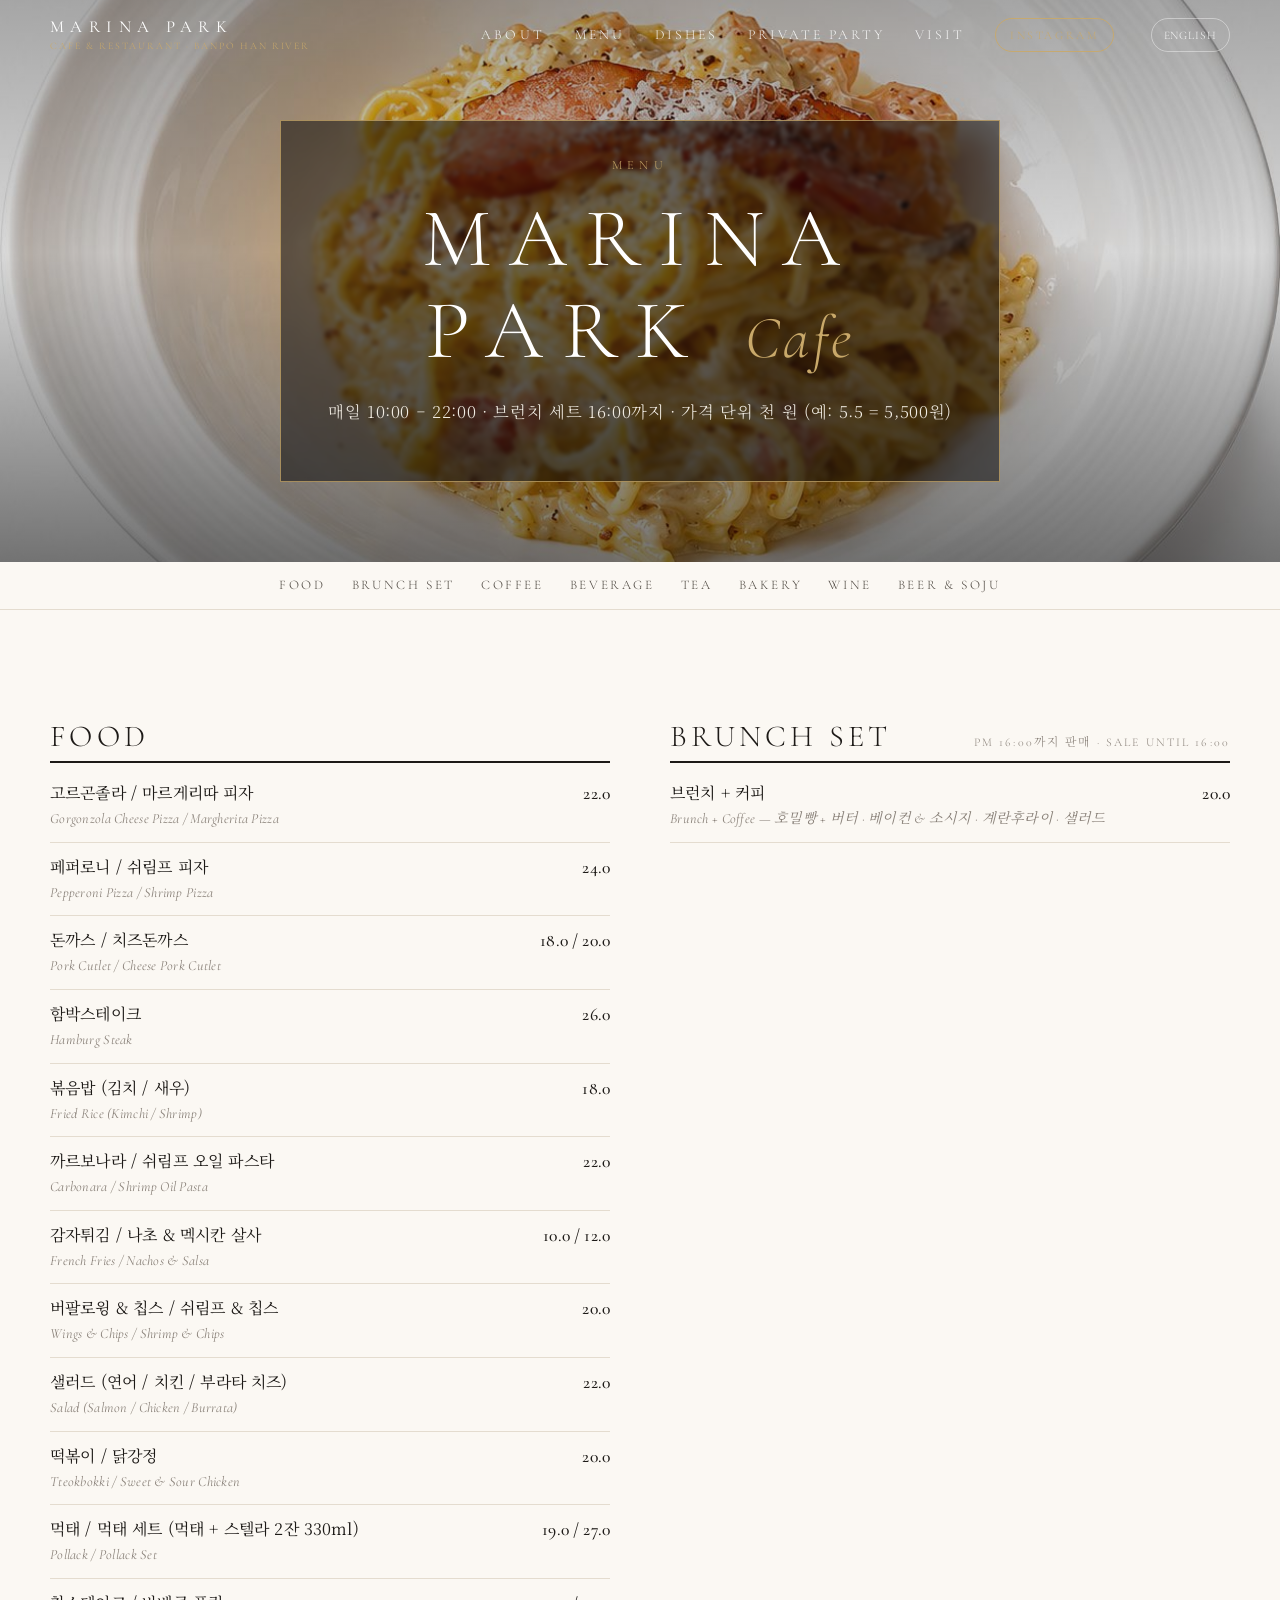
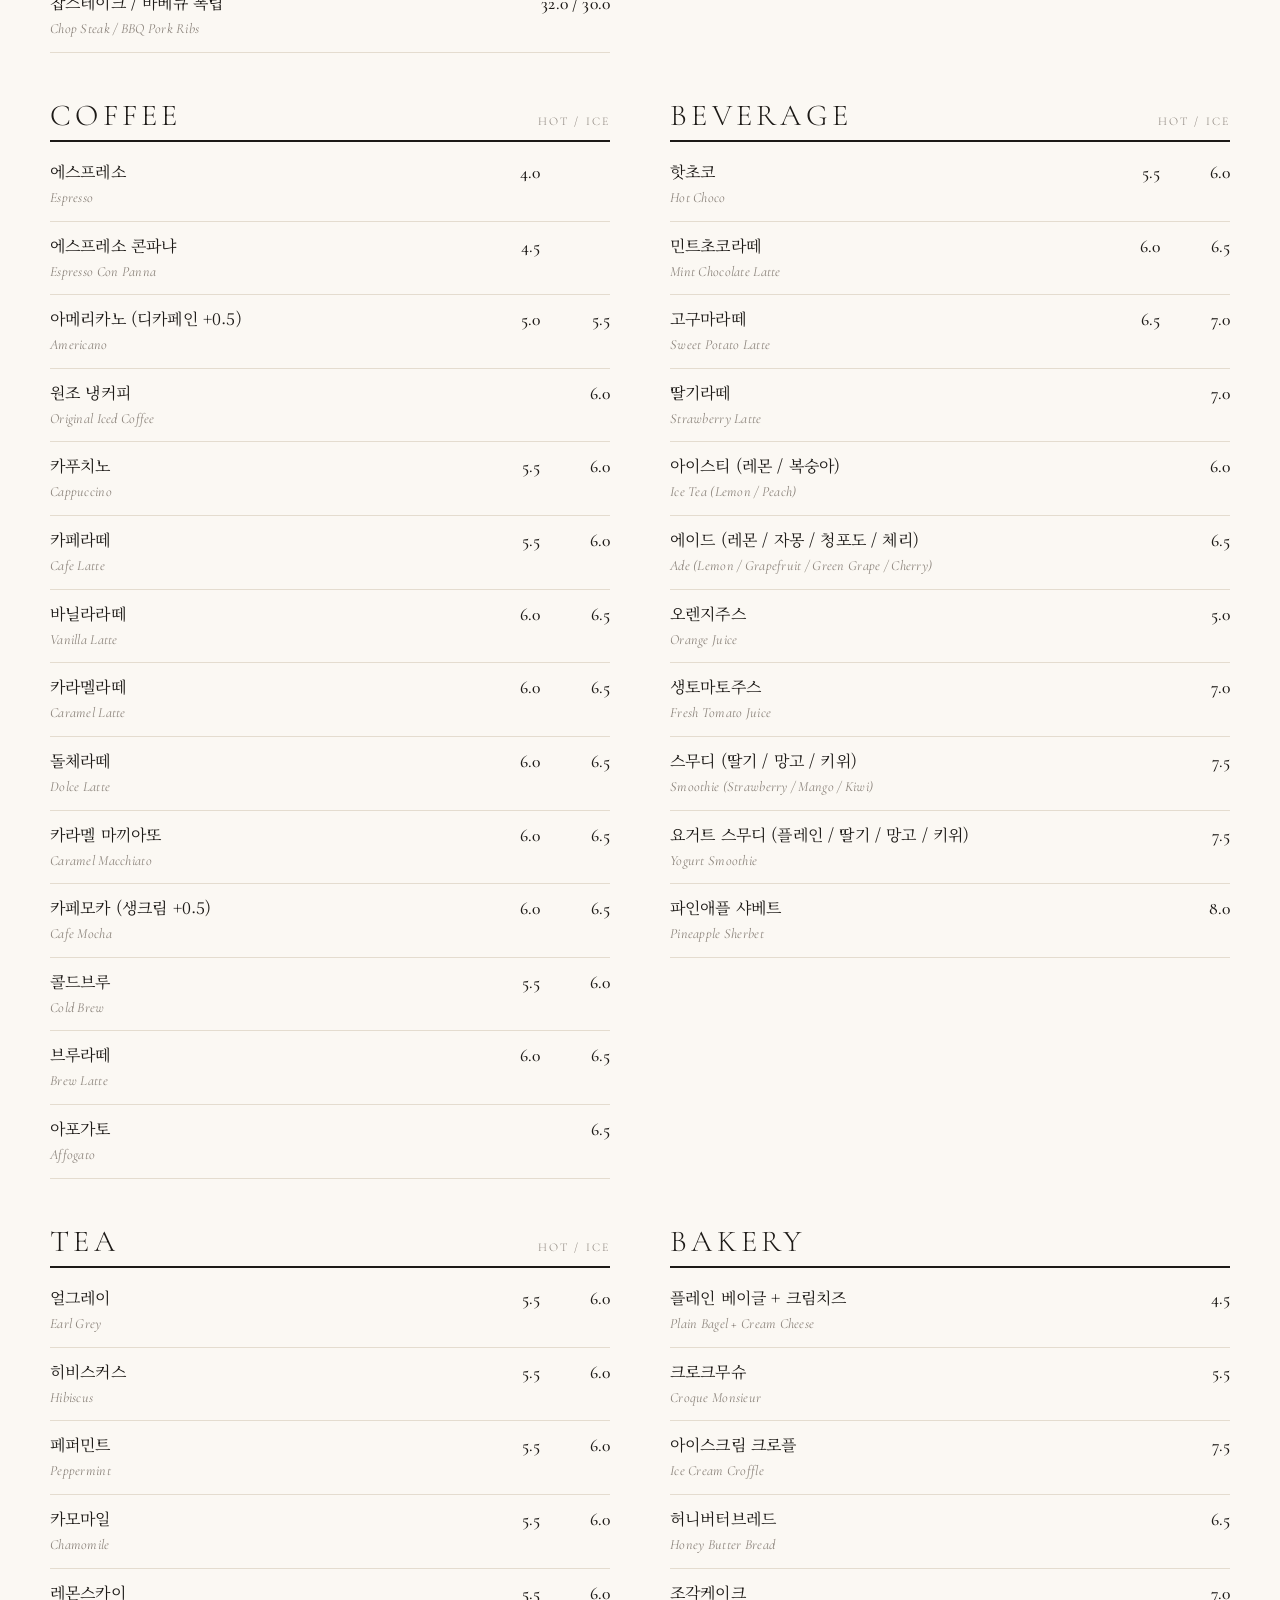
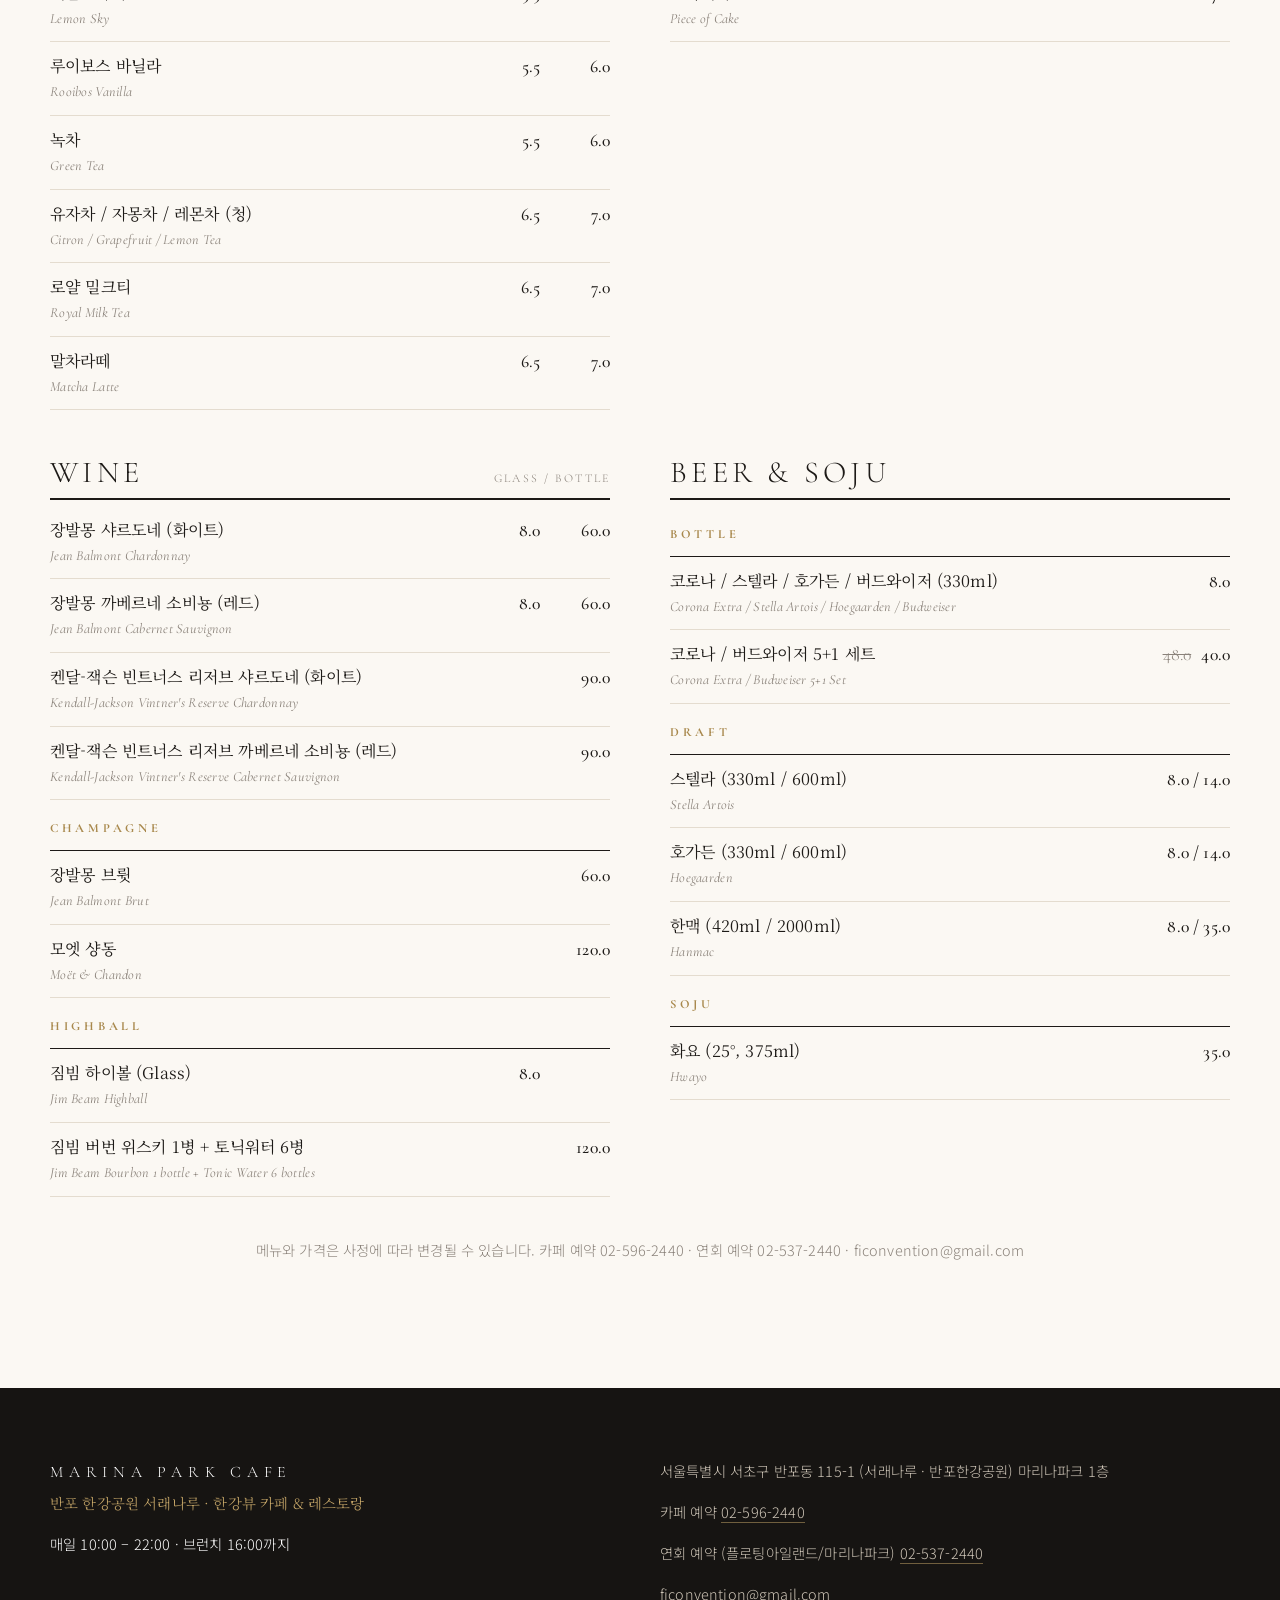
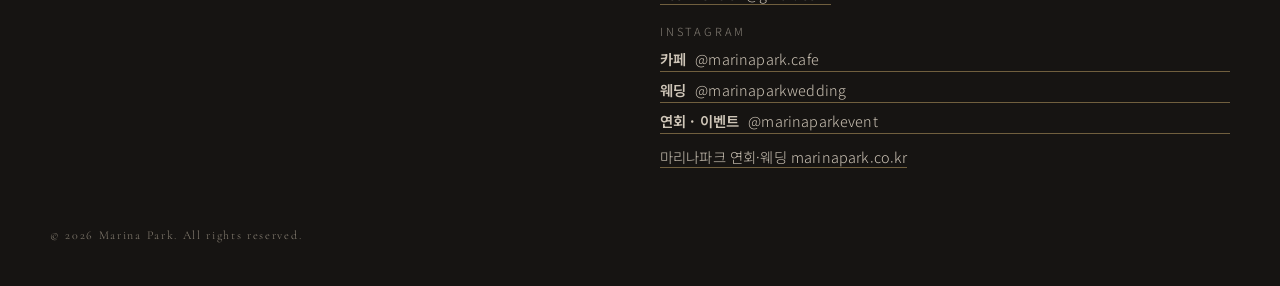
<file: menu.html>
<!DOCTYPE html>
<html lang="ko">
<head>
<meta charset="utf-8">
<meta name="viewport" content="width=device-width, initial-scale=1">
<title>메뉴 — 마리나파크 카페 | 커피·브런치·피자·파스타·와인 | Marina Park Cafe Menu</title>
<meta name="description" content="마리나파크 카페 전체 메뉴와 가격. 커피·티·음료·베이커리·브런치 세트·피자·파스타·돈까스·스테이크·와인·맥주·하이볼. 매일 10:00 – 22:00.">
<meta name="keywords" content="마리나파크 카페 메뉴, 반포 한강 카페 메뉴, 서래나루 브런치, 한강 피자 파스타, 반포 와인바">
<link rel="canonical" href="https://marinapark.cafe/menu.html">
<link rel="alternate" hreflang="ko" href="https://marinapark.cafe/menu.html">
<link rel="alternate" hreflang="en" href="https://marinapark.cafe/menu-en.html">
<link rel="alternate" hreflang="x-default" href="https://marinapark.cafe/menu.html">
<meta property="og:type" content="website">
<meta property="og:site_name" content="Marina Park Cafe">
<meta property="og:title" content="메뉴 — 마리나파크 카페 | 커피·브런치·피자·파스타·와인 | Marina Park Cafe Menu">
<meta property="og:description" content="마리나파크 카페 전체 메뉴와 가격. 커피·티·음료·베이커리·브런치 세트·피자·파스타·돈까스·스테이크·와인·맥주·하이볼. 매일 10:00 – 22:00.">
<meta property="og:url" content="https://marinapark.cafe/menu.html">
<meta property="og:image" content="https://marinapark.cafe/images/cafe-27.jpg">
<meta property="og:locale" content="ko_KR">
<meta name="twitter:card" content="summary_large_image">
<link rel="icon" href="favicon.svg" type="image/svg+xml">
<link rel="preconnect" href="https://fonts.googleapis.com">
<link rel="preconnect" href="https://fonts.gstatic.com" crossorigin>
<link href="https://fonts.googleapis.com/css2?family=Cormorant+Garamond:ital,wght@0,300;0,400;0,500;1,300;1,400&family=Noto+Serif+KR:wght@300;400;600&family=Noto+Sans+KR:wght@300;400;500&display=swap" rel="stylesheet">
<link rel="stylesheet" href="css/style.css?v=3">
<script type="application/ld+json">{"@context": "https://schema.org", "@type": ["CafeOrCoffeeShop", "Restaurant"], "name": "마리나파크 카페", "alternateName": "Marina Park Cafe", "url": "https://marinapark.cafe", "image": "https://marinapark.cafe/images/cafe-13.jpg", "telephone": "+82-2-596-2440", "email": "ficonvention@gmail.com", "servesCuisine": ["Coffee", "Italian", "Dessert", "Brunch", "Wine", "Beer"], "priceRange": "₩₩", "address": {"@type": "PostalAddress", "streetAddress": "반포동 115-1 마리나파크 1층 (서래나루, 반포한강공원)", "addressLocality": "서초구", "addressRegion": "서울특별시", "addressCountry": "KR"}, "geo": {"@type": "GeoCoordinates", "latitude": 37.5116, "longitude": 126.9971}, "openingHoursSpecification": [{"@type": "OpeningHoursSpecification", "dayOfWeek": ["Monday", "Tuesday", "Wednesday", "Thursday", "Friday", "Saturday", "Sunday"], "opens": "10:00", "closes": "22:00"}], "hasMenu": "https://marinapark.cafe/menu.html", "sameAs": ["https://www.instagram.com/marinapark.cafe", "https://marinapark.co.kr"], "amenityFeature": [{"@type": "LocationFeatureSpecification", "name": "Han River view terrace", "value": true}, {"@type": "LocationFeatureSpecification", "name": "Private party (10–30 guests)", "value": true}, {"@type": "LocationFeatureSpecification", "name": "Parking (Banpo Han River Park)", "value": true}], "parentOrganization": {"@type": "Organization", "name": "마리나파크 Marina Park", "url": "https://marinapark.co.kr"}}</script>

</head>
<body>
<header class="site-header">
  <div class="wrap">
    <a class="brand" href="index.html"><span class="brand-mark">MARINA PARK</span><span class="brand-sub">Cafe &amp; Restaurant · Banpo Han River</span></a>
    <button class="nav-toggle" aria-label="메뉴 열기" aria-expanded="false"><span></span><span></span><span></span></button>
    <nav class="site-nav"><a href="index.html#about">About</a><a href="menu.html">Menu</a><a href="index.html#dishes">Dishes</a><a href="index.html#party">Private Party</a><a href="index.html#visit">Visit</a><a class="nav-insta" href="https://www.instagram.com/marinapark.cafe" target="_blank" rel="noopener">Instagram</a><a class="nav-lang" href="menu-en.html" hreflang="en" lang="en">English</a></nav>
  </div>
</header>
<main>

  <section class="page-hero">
    <img class="hero-bg" src="images/cafe-27.jpg" alt="마리나파크 카페 까르보나라">
    <div class="hero-box small">
      <p class="eyebrow">MENU</p>
      <h1>Marina Park <em>Cafe</em></h1>
      <p class="hero-ko">매일 10:00 – 22:00 · 브런치 세트 16:00까지 · 가격 단위 천 원 (예: 5.5 = 5,500원)</p>
    </div>
  </section>
  <nav class="menu-jump"><div class="wrap"><a href="#m-food">Food</a><a href="#m-brunch-set">Brunch Set</a><a href="#m-coffee">Coffee</a><a href="#m-beverage">Beverage</a><a href="#m-tea">Tea</a><a href="#m-bakery">Bakery</a><a href="#m-wine">Wine</a><a href="#m-beer-and-soju">Beer & Soju</a></div></nav>
  <section class="section">
    <div class="wrap">
      <div class="menu-grid">
  <article class="menu-card" id="m-food">
<header class="menu-head"><h3>FOOD</h3><span class="menu-note"></span></header>
<table>
<tr><td class="m-name">고르곤졸라 / 마르게리따 피자<span class="m-en">Gorgonzola Cheese Pizza / Margherita Pizza</span></td><td class="m-price" colspan="2">22.0</td></tr>
<tr><td class="m-name">페퍼로니 / 쉬림프 피자<span class="m-en">Pepperoni Pizza / Shrimp Pizza</span></td><td class="m-price" colspan="2">24.0</td></tr>
<tr><td class="m-name">돈까스 / 치즈돈까스<span class="m-en">Pork Cutlet / Cheese Pork Cutlet</span></td><td class="m-price" colspan="2">18.0 / 20.0</td></tr>
<tr><td class="m-name">함박스테이크<span class="m-en">Hamburg Steak</span></td><td class="m-price" colspan="2">26.0</td></tr>
<tr><td class="m-name">볶음밥 (김치 / 새우)<span class="m-en">Fried Rice (Kimchi / Shrimp)</span></td><td class="m-price" colspan="2">18.0</td></tr>
<tr><td class="m-name">까르보나라 / 쉬림프 오일 파스타<span class="m-en">Carbonara / Shrimp Oil Pasta</span></td><td class="m-price" colspan="2">22.0</td></tr>
<tr><td class="m-name">감자튀김 / 나초 & 멕시칸 살사<span class="m-en">French Fries / Nachos &amp; Salsa</span></td><td class="m-price" colspan="2">10.0 / 12.0</td></tr>
<tr><td class="m-name">버팔로윙 & 칩스 / 쉬림프 & 칩스<span class="m-en">Wings &amp; Chips / Shrimp &amp; Chips</span></td><td class="m-price" colspan="2">20.0</td></tr>
<tr><td class="m-name">샐러드 (연어 / 치킨 / 부라타 치즈)<span class="m-en">Salad (Salmon / Chicken / Burrata)</span></td><td class="m-price" colspan="2">22.0</td></tr>
<tr><td class="m-name">떡볶이 / 닭강정<span class="m-en">Tteokbokki / Sweet &amp; Sour Chicken</span></td><td class="m-price" colspan="2">20.0</td></tr>
<tr><td class="m-name">먹태 / 먹태 세트 (먹태 + 스텔라 2잔 330ml)<span class="m-en">Pollack / Pollack Set</span></td><td class="m-price" colspan="2">19.0 / 27.0</td></tr>
<tr><td class="m-name">찹스테이크 / 바베큐 폭립<span class="m-en">Chop Steak / BBQ Pork Ribs</span></td><td class="m-price" colspan="2">32.0 / 30.0</td></tr>
</table></article>
<article class="menu-card" id="m-brunch-set">
<header class="menu-head"><h3>BRUNCH SET</h3><span class="menu-note">PM 16:00까지 판매 · Sale until 16:00</span></header>
<table>
<tr><td class="m-name">브런치 + 커피<span class="m-en">Brunch + Coffee — 호밀빵 + 버터 · 베이컨 &amp; 소시지 · 계란후라이 · 샐러드</span></td><td class="m-price" colspan="2">20.0</td></tr>
</table></article>
<article class="menu-card" id="m-coffee">
<header class="menu-head"><h3>COFFEE</h3><span class="menu-note">HOT / ICE</span></header>
<table>
<tr><td class="m-name">에스프레소<span class="m-en">Espresso</span></td><td class="m-price">4.0</td><td class="m-price"></td></tr>
<tr><td class="m-name">에스프레소 콘파냐<span class="m-en">Espresso Con Panna</span></td><td class="m-price">4.5</td><td class="m-price"></td></tr>
<tr><td class="m-name">아메리카노 (디카페인 +0.5)<span class="m-en">Americano</span></td><td class="m-price">5.0</td><td class="m-price">5.5</td></tr>
<tr><td class="m-name">원조 냉커피<span class="m-en">Original Iced Coffee</span></td><td class="m-price"></td><td class="m-price">6.0</td></tr>
<tr><td class="m-name">카푸치노<span class="m-en">Cappuccino</span></td><td class="m-price">5.5</td><td class="m-price">6.0</td></tr>
<tr><td class="m-name">카페라떼<span class="m-en">Cafe Latte</span></td><td class="m-price">5.5</td><td class="m-price">6.0</td></tr>
<tr><td class="m-name">바닐라라떼<span class="m-en">Vanilla Latte</span></td><td class="m-price">6.0</td><td class="m-price">6.5</td></tr>
<tr><td class="m-name">카라멜라떼<span class="m-en">Caramel Latte</span></td><td class="m-price">6.0</td><td class="m-price">6.5</td></tr>
<tr><td class="m-name">돌체라떼<span class="m-en">Dolce Latte</span></td><td class="m-price">6.0</td><td class="m-price">6.5</td></tr>
<tr><td class="m-name">카라멜 마끼아또<span class="m-en">Caramel Macchiato</span></td><td class="m-price">6.0</td><td class="m-price">6.5</td></tr>
<tr><td class="m-name">카페모카 (생크림 +0.5)<span class="m-en">Cafe Mocha</span></td><td class="m-price">6.0</td><td class="m-price">6.5</td></tr>
<tr><td class="m-name">콜드브루<span class="m-en">Cold Brew</span></td><td class="m-price">5.5</td><td class="m-price">6.0</td></tr>
<tr><td class="m-name">브루라떼<span class="m-en">Brew Latte</span></td><td class="m-price">6.0</td><td class="m-price">6.5</td></tr>
<tr><td class="m-name">아포가토<span class="m-en">Affogato</span></td><td class="m-price"></td><td class="m-price">6.5</td></tr>
</table></article>
<article class="menu-card" id="m-beverage">
<header class="menu-head"><h3>BEVERAGE</h3><span class="menu-note">HOT / ICE</span></header>
<table>
<tr><td class="m-name">핫초코<span class="m-en">Hot Choco</span></td><td class="m-price">5.5</td><td class="m-price">6.0</td></tr>
<tr><td class="m-name">민트초코라떼<span class="m-en">Mint Chocolate Latte</span></td><td class="m-price">6.0</td><td class="m-price">6.5</td></tr>
<tr><td class="m-name">고구마라떼<span class="m-en">Sweet Potato Latte</span></td><td class="m-price">6.5</td><td class="m-price">7.0</td></tr>
<tr><td class="m-name">딸기라떼<span class="m-en">Strawberry Latte</span></td><td class="m-price"></td><td class="m-price">7.0</td></tr>
<tr><td class="m-name">아이스티 (레몬 / 복숭아)<span class="m-en">Ice Tea (Lemon / Peach)</span></td><td class="m-price"></td><td class="m-price">6.0</td></tr>
<tr><td class="m-name">에이드 (레몬 / 자몽 / 청포도 / 체리)<span class="m-en">Ade (Lemon / Grapefruit / Green Grape / Cherry)</span></td><td class="m-price"></td><td class="m-price">6.5</td></tr>
<tr><td class="m-name">오렌지주스<span class="m-en">Orange Juice</span></td><td class="m-price"></td><td class="m-price">5.0</td></tr>
<tr><td class="m-name">생토마토주스<span class="m-en">Fresh Tomato Juice</span></td><td class="m-price"></td><td class="m-price">7.0</td></tr>
<tr><td class="m-name">스무디 (딸기 / 망고 / 키위)<span class="m-en">Smoothie (Strawberry / Mango / Kiwi)</span></td><td class="m-price"></td><td class="m-price">7.5</td></tr>
<tr><td class="m-name">요거트 스무디 (플레인 / 딸기 / 망고 / 키위)<span class="m-en">Yogurt Smoothie</span></td><td class="m-price"></td><td class="m-price">7.5</td></tr>
<tr><td class="m-name">파인애플 샤베트<span class="m-en">Pineapple Sherbet</span></td><td class="m-price"></td><td class="m-price">8.0</td></tr>
</table></article>
<article class="menu-card" id="m-tea">
<header class="menu-head"><h3>TEA</h3><span class="menu-note">HOT / ICE</span></header>
<table>
<tr><td class="m-name">얼그레이<span class="m-en">Earl Grey</span></td><td class="m-price">5.5</td><td class="m-price">6.0</td></tr>
<tr><td class="m-name">히비스커스<span class="m-en">Hibiscus</span></td><td class="m-price">5.5</td><td class="m-price">6.0</td></tr>
<tr><td class="m-name">페퍼민트<span class="m-en">Peppermint</span></td><td class="m-price">5.5</td><td class="m-price">6.0</td></tr>
<tr><td class="m-name">카모마일<span class="m-en">Chamomile</span></td><td class="m-price">5.5</td><td class="m-price">6.0</td></tr>
<tr><td class="m-name">레몬스카이<span class="m-en">Lemon Sky</span></td><td class="m-price">5.5</td><td class="m-price">6.0</td></tr>
<tr><td class="m-name">루이보스 바닐라<span class="m-en">Rooibos Vanilla</span></td><td class="m-price">5.5</td><td class="m-price">6.0</td></tr>
<tr><td class="m-name">녹차<span class="m-en">Green Tea</span></td><td class="m-price">5.5</td><td class="m-price">6.0</td></tr>
<tr><td class="m-name">유자차 / 자몽차 / 레몬차 (청)<span class="m-en">Citron / Grapefruit / Lemon Tea</span></td><td class="m-price">6.5</td><td class="m-price">7.0</td></tr>
<tr><td class="m-name">로얄 밀크티<span class="m-en">Royal Milk Tea</span></td><td class="m-price">6.5</td><td class="m-price">7.0</td></tr>
<tr><td class="m-name">말차라떼<span class="m-en">Matcha Latte</span></td><td class="m-price">6.5</td><td class="m-price">7.0</td></tr>
</table></article>
<article class="menu-card" id="m-bakery">
<header class="menu-head"><h3>BAKERY</h3><span class="menu-note"></span></header>
<table>
<tr><td class="m-name">플레인 베이글 + 크림치즈<span class="m-en">Plain Bagel + Cream Cheese</span></td><td class="m-price" colspan="2">4.5</td></tr>
<tr><td class="m-name">크로크무슈<span class="m-en">Croque Monsieur</span></td><td class="m-price" colspan="2">5.5</td></tr>
<tr><td class="m-name">아이스크림 크로플<span class="m-en">Ice Cream Croffle</span></td><td class="m-price" colspan="2">7.5</td></tr>
<tr><td class="m-name">허니버터브레드<span class="m-en">Honey Butter Bread</span></td><td class="m-price" colspan="2">6.5</td></tr>
<tr><td class="m-name">조각케이크<span class="m-en">Piece of Cake</span></td><td class="m-price" colspan="2">7.0</td></tr>
</table></article>
<article class="menu-card" id="m-wine">
<header class="menu-head"><h3>WINE</h3><span class="menu-note">GLASS / BOTTLE</span></header>
<table>
<tr><td class="m-name">장발몽 샤르도네 (화이트)<span class="m-en">Jean Balmont Chardonnay</span></td><td class="m-price">8.0</td><td class="m-price">60.0</td></tr>
<tr><td class="m-name">장발몽 까베르네 소비뇽 (레드)<span class="m-en">Jean Balmont Cabernet Sauvignon</span></td><td class="m-price">8.0</td><td class="m-price">60.0</td></tr>
<tr><td class="m-name">켄달-잭슨 빈트너스 리저브 샤르도네 (화이트)<span class="m-en">Kendall-Jackson Vintner&#x27;s Reserve Chardonnay</span></td><td class="m-price"></td><td class="m-price">90.0</td></tr>
<tr><td class="m-name">켄달-잭슨 빈트너스 리저브 까베르네 소비뇽 (레드)<span class="m-en">Kendall-Jackson Vintner&#x27;s Reserve Cabernet Sauvignon</span></td><td class="m-price"></td><td class="m-price">90.0</td></tr>
<tr class="menu-group"><th colspan="3">Champagne</th></tr>
<tr><td class="m-name">장발몽 브륏<span class="m-en">Jean Balmont Brut</span></td><td class="m-price"></td><td class="m-price">60.0</td></tr>
<tr><td class="m-name">모엣 샹동<span class="m-en">Moët &amp; Chandon</span></td><td class="m-price"></td><td class="m-price">120.0</td></tr>
<tr class="menu-group"><th colspan="3">Highball</th></tr>
<tr><td class="m-name">짐빔 하이볼 (Glass)<span class="m-en">Jim Beam Highball</span></td><td class="m-price">8.0</td><td class="m-price"></td></tr>
<tr><td class="m-name">짐빔 버번 위스키 1병 + 토닉워터 6병<span class="m-en">Jim Beam Bourbon 1 bottle + Tonic Water 6 bottles</span></td><td class="m-price"></td><td class="m-price">120.0</td></tr>
</table></article>
<article class="menu-card" id="m-beer-and-soju">
<header class="menu-head"><h3>BEER & SOJU</h3><span class="menu-note"></span></header>
<table>
<tr class="menu-group"><th colspan="3">Bottle</th></tr>
<tr><td class="m-name">코로나 / 스텔라 / 호가든 / 버드와이저 (330ml)<span class="m-en">Corona Extra / Stella Artois / Hoegaarden / Budweiser</span></td><td class="m-price" colspan="2">8.0</td></tr>
<tr><td class="m-name">코로나 / 버드와이저 5+1 세트<span class="m-en">Corona Extra / Budweiser 5+1 Set</span></td><td class="m-price" colspan="2"><s>48.0</s> 40.0</td></tr>
<tr class="menu-group"><th colspan="3">Draft</th></tr>
<tr><td class="m-name">스텔라 (330ml / 600ml)<span class="m-en">Stella Artois</span></td><td class="m-price" colspan="2">8.0 / 14.0</td></tr>
<tr><td class="m-name">호가든 (330ml / 600ml)<span class="m-en">Hoegaarden</span></td><td class="m-price" colspan="2">8.0 / 14.0</td></tr>
<tr><td class="m-name">한맥 (420ml / 2000ml)<span class="m-en">Hanmac</span></td><td class="m-price" colspan="2">8.0 / 35.0</td></tr>
<tr class="menu-group"><th colspan="3">Soju</th></tr>
<tr><td class="m-name">화요 (25°, 375ml)<span class="m-en">Hwayo</span></td><td class="m-price" colspan="2">35.0</td></tr>
</table></article>
      </div>
      <p class="center note">메뉴와 가격은 사정에 따라 변경될 수 있습니다. 카페 예약 <a href="tel:+82-2-596-2440">02-596-2440</a> · 연회 예약 <a href="tel:+82-2-537-2440">02-537-2440</a> · <a href="mailto:ficonvention@gmail.com?subject=%5B%EB%A7%88%EB%A6%AC%EB%82%98%ED%8C%8C%ED%81%AC%20%EC%B9%B4%ED%8E%98%5D%20%EC%98%88%EC%95%BD%20%EB%AC%B8%EC%9D%98&body=%EC%95%88%EB%85%95%ED%95%98%EC%84%B8%EC%9A%94%2C%20%EC%98%88%EC%95%BD%20%EB%AC%B8%EC%9D%98%EB%93%9C%EB%A6%BD%EB%8B%88%EB%8B%A4.%0A%0A%E2%96%A0%20%EC%9D%B4%EB%A6%84%20/%20%EC%97%B0%EB%9D%BD%EC%B2%98%3A%20%0A%E2%96%A0%20%ED%9D%AC%EB%A7%9D%20%EB%82%A0%EC%A7%9C%C2%B7%EC%8B%9C%EA%B0%84%3A%20%0A%E2%96%A0%20%EC%9D%B8%EC%9B%90%3A%20%0A%E2%96%A0%20%EB%AA%A8%EC%9E%84%20%EC%A2%85%EB%A5%98%28%EC%83%9D%EC%9D%BC%C2%B7%EB%8F%99%ED%98%B8%ED%9A%8C%C2%B7%EB%B8%8C%EB%9D%BC%EC%9D%B4%EB%8D%9C%EC%83%A4%EC%9B%8C%C2%B7%EC%86%8C%EB%AA%A8%EC%9E%84%20%EB%93%B1%29%3A%20%0A%E2%96%A0%20%EC%9A%94%EC%B2%AD%EC%82%AC%ED%95%AD%28%EC%BC%80%EC%9D%B4%ED%81%AC%20%EB%B0%98%EC%9E%85%2C%20%EB%8D%B0%EC%BD%94%20%EB%93%B1%29%3A%20%0A%0A%EA%B0%90%EC%82%AC%ED%95%A9%EB%8B%88%EB%8B%A4.">ficonvention@gmail.com</a></p>
    </div>
  </section>
  
</main>
<footer class="site-footer">
  <div class="wrap foot-grid">
    <div>
      <p class="foot-brand">MARINA PARK CAFE</p>
      <p class="foot-sub">반포 한강공원 서래나루 · 한강뷰 카페 &amp; 레스토랑</p>
      <p class="foot-hours">매일 10:00 – 22:00 · 브런치 16:00까지</p>
    </div>
    <div>
      <p>서울특별시 서초구 반포동 115-1 (서래나루 · 반포한강공원) 마리나파크 1층</p>
      <p>카페 예약 <a href="tel:+82-2-596-2440">02-596-2440</a></p>
      <p>연회 예약 (플로팅아일랜드/마리나파크) <a href="tel:+82-2-537-2440">02-537-2440</a></p>
      <p><a href="mailto:ficonvention@gmail.com">ficonvention@gmail.com</a></p>
      <p class="foot-insta"><span>Instagram</span>
        <a href="https://www.instagram.com/marinapark.cafe" target="_blank" rel="noopener"><b>카페</b> @marinapark.cafe</a>
        <a href="https://www.instagram.com/marinaparkwedding" target="_blank" rel="noopener"><b>웨딩</b> @marinaparkwedding</a>
        <a href="https://www.instagram.com/marinaparkevent" target="_blank" rel="noopener"><b>연회 · 이벤트</b> @marinaparkevent</a></p>
      <p><a href="https://marinapark.co.kr" target="_blank" rel="noopener">마리나파크 연회·웨딩 marinapark.co.kr</a></p>
    </div>
  </div>
  <p class="wrap copy">© 2026 Marina Park. All rights reserved.</p>
</footer>
<div id="lightbox" class="lightbox" aria-hidden="true"><button class="lb-close" aria-label="닫기">×</button><button class="lb-prev" aria-label="이전">‹</button><img alt=""><button class="lb-next" aria-label="다음">›</button></div>
<script src="js/main.js"></script>
</body>
</html>
</file>
<file: css/style.css>
/* Marina Park Cafe — marinapark.cafe */
:root{
  --ink:#1d1a17; --ink-2:#4a443d; --mute:#8a827a;
  --cream:#f6f1e8; --paper:#fbf8f3; --line:#e4dccf;
  --gold:#c9a96a; --gold-2:#a8884c; --red:#b8322e;
  --dark:#161412; --dark-2:#221f1b;
  --serif:"Cormorant Garamond","Noto Serif KR",Georgia,serif;
  --kserif:"Noto Serif KR","Cormorant Garamond",serif;
  --sans:"Noto Sans KR",-apple-system,BlinkMacSystemFont,"Segoe UI",sans-serif;
}
*{box-sizing:border-box}
html{scroll-behavior:smooth;-webkit-text-size-adjust:100%}
body{margin:0;background:var(--paper);color:var(--ink);font-family:var(--sans);font-weight:300;line-height:1.75;font-size:16px;letter-spacing:.01em}
img{display:block;max-width:100%;height:auto}
a{color:inherit;text-decoration:none}
.wrap{width:min(1180px,calc(100% - 40px));margin:0 auto}
.wrap.narrow{width:min(820px,calc(100% - 40px))}
.center{text-align:center}
h1,h2,h3{font-family:var(--serif);font-weight:300;line-height:1.1;margin:0 0 .5em;letter-spacing:.02em}
h2{font-size:clamp(2rem,4vw,3.1rem)}
h2 em,h1 em{font-style:italic;color:var(--gold-2)}
.eyebrow{font-family:var(--serif);font-size:.78rem;letter-spacing:.42em;text-transform:uppercase;color:var(--gold-2);margin:0 0 1.2rem}
.sub{color:var(--ink-2);max-width:720px;margin:0 auto 2rem}
.note{color:var(--mute);font-size:.9rem;margin-top:2.5rem}
p{margin:0 0 1.1em}

/* header */
.site-header{position:fixed;top:0;left:0;right:0;z-index:50;padding:18px 0;transition:background .3s,padding .3s,box-shadow .3s;color:#fff}
.site-header .wrap{display:flex;align-items:center;justify-content:space-between}
.site-header.scrolled{background:rgba(22,20,18,.92);backdrop-filter:blur(8px);padding:10px 0;box-shadow:0 1px 0 rgba(255,255,255,.06)}
.brand{display:flex;flex-direction:column;line-height:1.1}
.brand-mark{font-family:var(--serif);font-weight:400;font-size:1.05rem;letter-spacing:.38em}
.brand-sub{font-family:var(--serif);font-size:.62rem;letter-spacing:.2em;color:var(--gold);text-transform:uppercase;margin-top:4px}
.site-nav{display:flex;gap:30px;align-items:center}
.site-nav a{font-family:var(--serif);font-size:.86rem;letter-spacing:.22em;text-transform:uppercase;opacity:.9;white-space:nowrap}
.site-nav a:hover{color:var(--gold)}
.site-nav .nav-insta{border:1px solid var(--gold);color:var(--gold);padding:6px 14px;border-radius:999px;font-size:.72rem}
.nav-toggle{display:none;background:none;border:0;width:40px;height:34px;padding:6px;cursor:pointer}
.nav-toggle span{display:block;height:1px;background:#fff;margin:7px 0;transition:.3s}

/* hero */
.hero,.page-hero{position:relative;min-height:100vh;display:grid;place-items:center;overflow:hidden;color:#fff;text-align:center;padding:120px 20px 80px}
.page-hero{min-height:62vh}
.hero-bg{position:absolute;inset:0;width:100%;height:100%;object-fit:cover;z-index:0;filter:saturate(.95)}
.hero::after,.page-hero::after{content:"";position:absolute;inset:0;background:linear-gradient(180deg,rgba(0,0,0,.35) 0%,rgba(0,0,0,.15) 45%,rgba(0,0,0,.55) 100%);z-index:1}
.hero-box{position:relative;z-index:2;background:rgba(10,9,8,.52);border:1px solid rgba(201,169,106,.75);padding:48px 56px;max-width:720px;backdrop-filter:blur(2px)}
.hero-box.small{padding:34px 44px}
.hero-box h1{font-size:clamp(2.6rem,7vw,5.2rem);letter-spacing:.22em;text-transform:uppercase;margin:.2em 0 .25em}
.hero-box h1 em{text-transform:none;letter-spacing:.06em;font-size:.72em;color:var(--gold)}
.hero-box .eyebrow{color:var(--gold);margin-bottom:.6rem}
.hero-ko{font-family:var(--kserif);font-weight:300;font-size:1.02rem;letter-spacing:.04em;color:#f1ece3;margin-bottom:1.3rem}
.hero-meta{display:flex;gap:10px;justify-content:center;flex-wrap:wrap;margin-bottom:1.6rem}
.pill{display:inline-block;border:1px solid rgba(255,255,255,.55);border-radius:999px;padding:5px 16px;font-family:var(--serif);font-size:.8rem;letter-spacing:.18em;text-transform:uppercase}
.hero-cta{display:flex;gap:12px;justify-content:center;flex-wrap:wrap;margin:0}
.btn{display:inline-block;padding:12px 30px;border:1px solid var(--gold);background:var(--gold);color:var(--dark);font-family:var(--serif);font-size:.9rem;letter-spacing:.26em;text-transform:uppercase;transition:.25s}
.btn:hover{background:#d8bb80;border-color:#d8bb80}
.btn-ghost{background:transparent;color:#fff;border-color:rgba(255,255,255,.7)}
.btn-ghost:hover{background:rgba(255,255,255,.12);border-color:#fff}
.btn-dark{background:var(--dark);border-color:var(--dark);color:#fff}
.btn-dark:hover{background:#000;border-color:#000}
.btn-ghost-dark{background:transparent;color:var(--ink);border-color:var(--ink)}
.btn-ghost-dark:hover{background:var(--ink);color:#fff}

/* sections */
.section{padding:110px 0}
.section-cream{background:var(--cream)}
.section-dark{background:var(--dark);color:#efe9df}
.section-dark .eyebrow{color:var(--gold)}
.section-dark h2 em{color:var(--gold)}
.two-col{display:grid;grid-template-columns:1.05fr 1fr;gap:70px;align-items:center}
.two-col.rev .col-media{order:-1}
.col-media{display:grid;gap:18px}
.col-media figure{margin:0;overflow:hidden}
.col-media figure.tall img{aspect-ratio:4/5;object-fit:cover;width:100%}
.col-media figure img{aspect-ratio:3/2;object-fit:cover;width:100%;transition:transform .8s}
.col-media figure:hover img{transform:scale(1.03)}
.facts{list-style:none;padding:0;margin:1.6rem 0;border-top:1px solid var(--line)}
.facts li{display:grid;grid-template-columns:110px 1fr;gap:14px;padding:11px 0;border-bottom:1px solid var(--line);font-size:.95rem}
.facts b{font-family:var(--serif);font-weight:500;letter-spacing:.12em;text-transform:uppercase;font-size:.78rem;color:var(--gold-2);padding-top:3px}
.facts a{border-bottom:1px solid var(--gold)}
.en-summary{font-family:var(--serif);font-size:1.02rem;color:var(--mute);font-style:italic;margin-top:1.6rem;border-left:2px solid var(--gold);padding-left:16px}

.gallery{display:grid;grid-template-columns:repeat(3,1fr);gap:16px;margin-top:3rem}
.gallery figure{margin:0;overflow:hidden;background:#000}
.gallery figure img{width:100%;aspect-ratio:4/3;object-fit:cover;transition:transform .8s,opacity .4s}
.gallery figure.wide{grid-column:span 2}
.gallery figure.wide img{aspect-ratio:8/3}
.gallery figure:hover img{transform:scale(1.04);opacity:.92}

.dish-grid{display:grid;grid-template-columns:repeat(4,1fr);gap:22px 18px;margin:3rem 0}
.dish{margin:0;text-align:center}
.dish img{width:100%;aspect-ratio:1/1;object-fit:cover;background:#fff;border:1px solid var(--line);transition:transform .6s}
.dish:hover img{transform:translateY(-4px)}
.dish figcaption{margin-top:12px;line-height:1.3}
.dish b{display:block;font-family:var(--kserif);font-weight:400;font-size:1rem}
.dish span{display:block;font-family:var(--serif);font-style:italic;color:var(--mute);font-size:.92rem}

.faq details{border-bottom:1px solid var(--line);padding:14px 0}
.faq summary{cursor:pointer;font-family:var(--kserif);font-weight:400;font-size:1.05rem;list-style:none;display:flex;justify-content:space-between;align-items:center}
.faq summary::after{content:"+";font-family:var(--serif);color:var(--gold-2);font-size:1.4rem}
.faq details[open] summary::after{content:"–"}
.faq p{margin:10px 0 0;color:var(--ink-2)}

/* menu page */
.menu-jump{position:sticky;top:0;z-index:40;background:rgba(251,248,243,.96);backdrop-filter:blur(6px);border-bottom:1px solid var(--line);padding:12px 0}
.menu-jump .wrap{display:flex;gap:6px 26px;flex-wrap:wrap;justify-content:center}
.menu-jump a{font-family:var(--serif);font-size:.82rem;letter-spacing:.2em;text-transform:uppercase;color:var(--ink-2)}
.menu-jump a:hover{color:var(--gold-2)}
.menu-grid{display:grid;grid-template-columns:repeat(2,1fr);gap:46px 60px}
.menu-card{scroll-margin-top:90px}
.menu-head{display:flex;align-items:baseline;justify-content:space-between;border-bottom:2px solid var(--ink);padding-bottom:8px;margin-bottom:6px}
.menu-head h3{font-size:1.9rem;letter-spacing:.14em;text-transform:uppercase;margin:0}
.menu-note{font-family:var(--serif);font-size:.74rem;letter-spacing:.18em;color:var(--mute);text-transform:uppercase}
.menu-card table{width:100%;border-collapse:collapse}
.menu-card td,.menu-card th{padding:10px 0;border-bottom:1px solid var(--line);vertical-align:top}
.m-name{font-family:var(--kserif);font-weight:400;font-size:1rem}
.m-en{display:block;font-family:var(--serif);font-style:italic;color:var(--mute);font-size:.88rem;letter-spacing:.02em}
.m-price{text-align:right;white-space:nowrap;font-family:var(--serif);font-size:1.1rem;font-weight:500;width:70px;padding-left:10px}
.m-price s{color:var(--mute);font-weight:300;margin-right:6px}
.menu-group th{text-align:left;font-family:var(--serif);font-size:.78rem;letter-spacing:.3em;text-transform:uppercase;color:var(--gold-2);padding-top:18px;border-bottom:1px solid var(--ink)}

/* footer */
.site-footer{background:var(--dark);color:#cfc6b8;padding:70px 0 40px;font-size:.9rem}
.foot-grid{display:grid;grid-template-columns:1fr 1fr;gap:40px}
.foot-brand{font-family:var(--serif);color:#fff;letter-spacing:.36em;font-size:1rem;margin-bottom:4px}
.foot-sub{color:var(--gold);font-family:var(--kserif);font-weight:300}
.foot-hours{color:#fff}
.site-footer a{border-bottom:1px solid rgba(201,169,106,.5)}
.copy{margin-top:40px;font-family:var(--serif);letter-spacing:.14em;font-size:.75rem;color:#8d8578}

/* lightbox */
.lightbox{position:fixed;inset:0;background:rgba(0,0,0,.94);display:none;align-items:center;justify-content:center;z-index:100}
.lightbox.open{display:flex}
.lightbox img{max-width:92vw;max-height:88vh;object-fit:contain}
.lightbox button{position:absolute;background:none;border:0;color:#fff;font-size:2.4rem;cursor:pointer;padding:16px;opacity:.75}
.lightbox button:hover{opacity:1}
.lb-close{top:10px;right:16px}.lb-prev{left:6px;top:50%;transform:translateY(-50%)}.lb-next{right:6px;top:50%;transform:translateY(-50%)}

@media (max-width:1000px){
  .dish-grid{grid-template-columns:repeat(3,1fr)}
  .two-col{gap:40px}
}
@media (max-width:820px){
  .section{padding:72px 0}
  .two-col{grid-template-columns:1fr}
  .two-col.rev .col-media{order:0}
  .gallery{grid-template-columns:repeat(2,1fr);gap:10px}
  .gallery figure.wide{grid-column:span 2}
  .menu-grid{grid-template-columns:1fr;gap:40px}
  .foot-grid{grid-template-columns:1fr}
  .hero-box{padding:34px 24px;margin:0 4px}
  .hero-box h1{letter-spacing:.14em}
  .nav-toggle{display:block}
  .site-nav{position:fixed;inset:0;background:var(--dark);flex-direction:column;justify-content:center;gap:26px;transform:translateX(100%);transition:transform .35s}
  .site-nav.open{transform:none}
  .site-nav a{font-size:1.05rem}
  .site-header.scrolled .nav-toggle{z-index:60}
  .nav-toggle{position:relative;z-index:60}
}
@media (max-width:560px){
  .dish-grid{grid-template-columns:repeat(2,1fr);gap:16px 12px}
  .facts li{grid-template-columns:86px 1fr}
  .gallery{grid-template-columns:1fr 1fr}
}
/* language toggle */
.site-nav .nav-lang{border:1px solid rgba(255,255,255,.45);color:#fff;padding:6px 12px;border-radius:999px;font-size:.72rem;letter-spacing:.08em;margin-left:.4rem}
.site-nav .nav-lang:hover{border-color:#fff}
.foot-insta{display:flex;flex-direction:column;gap:.3rem;margin-bottom:.6rem}
.foot-insta>span{font-size:.7rem;letter-spacing:.25em;text-transform:uppercase;opacity:.6}
.foot-insta a b{font-weight:600;margin-right:.3rem}

/* instagram sets */
.insta-set{margin-top:2.6rem}
.insta-set-title{display:flex;align-items:baseline;justify-content:center;gap:.7rem;margin:0 0 1rem;letter-spacing:.18em;text-transform:uppercase;font-size:.8rem}
.insta-set-title span{letter-spacing:.05em;text-transform:none;opacity:.6}
.insta-grid{display:grid;grid-template-columns:repeat(3,1fr);gap:6px;max-width:780px;margin:0 auto}
.insta-grid a{display:block;overflow:hidden;background:#000}
.insta-grid img{width:100%;height:auto;aspect-ratio:4/5;object-fit:cover;transition:transform .8s,opacity .4s}
.insta-grid a:hover img{transform:scale(1.04);opacity:.92}
@media (max-width:600px){.insta-grid{gap:3px}}
</file>
